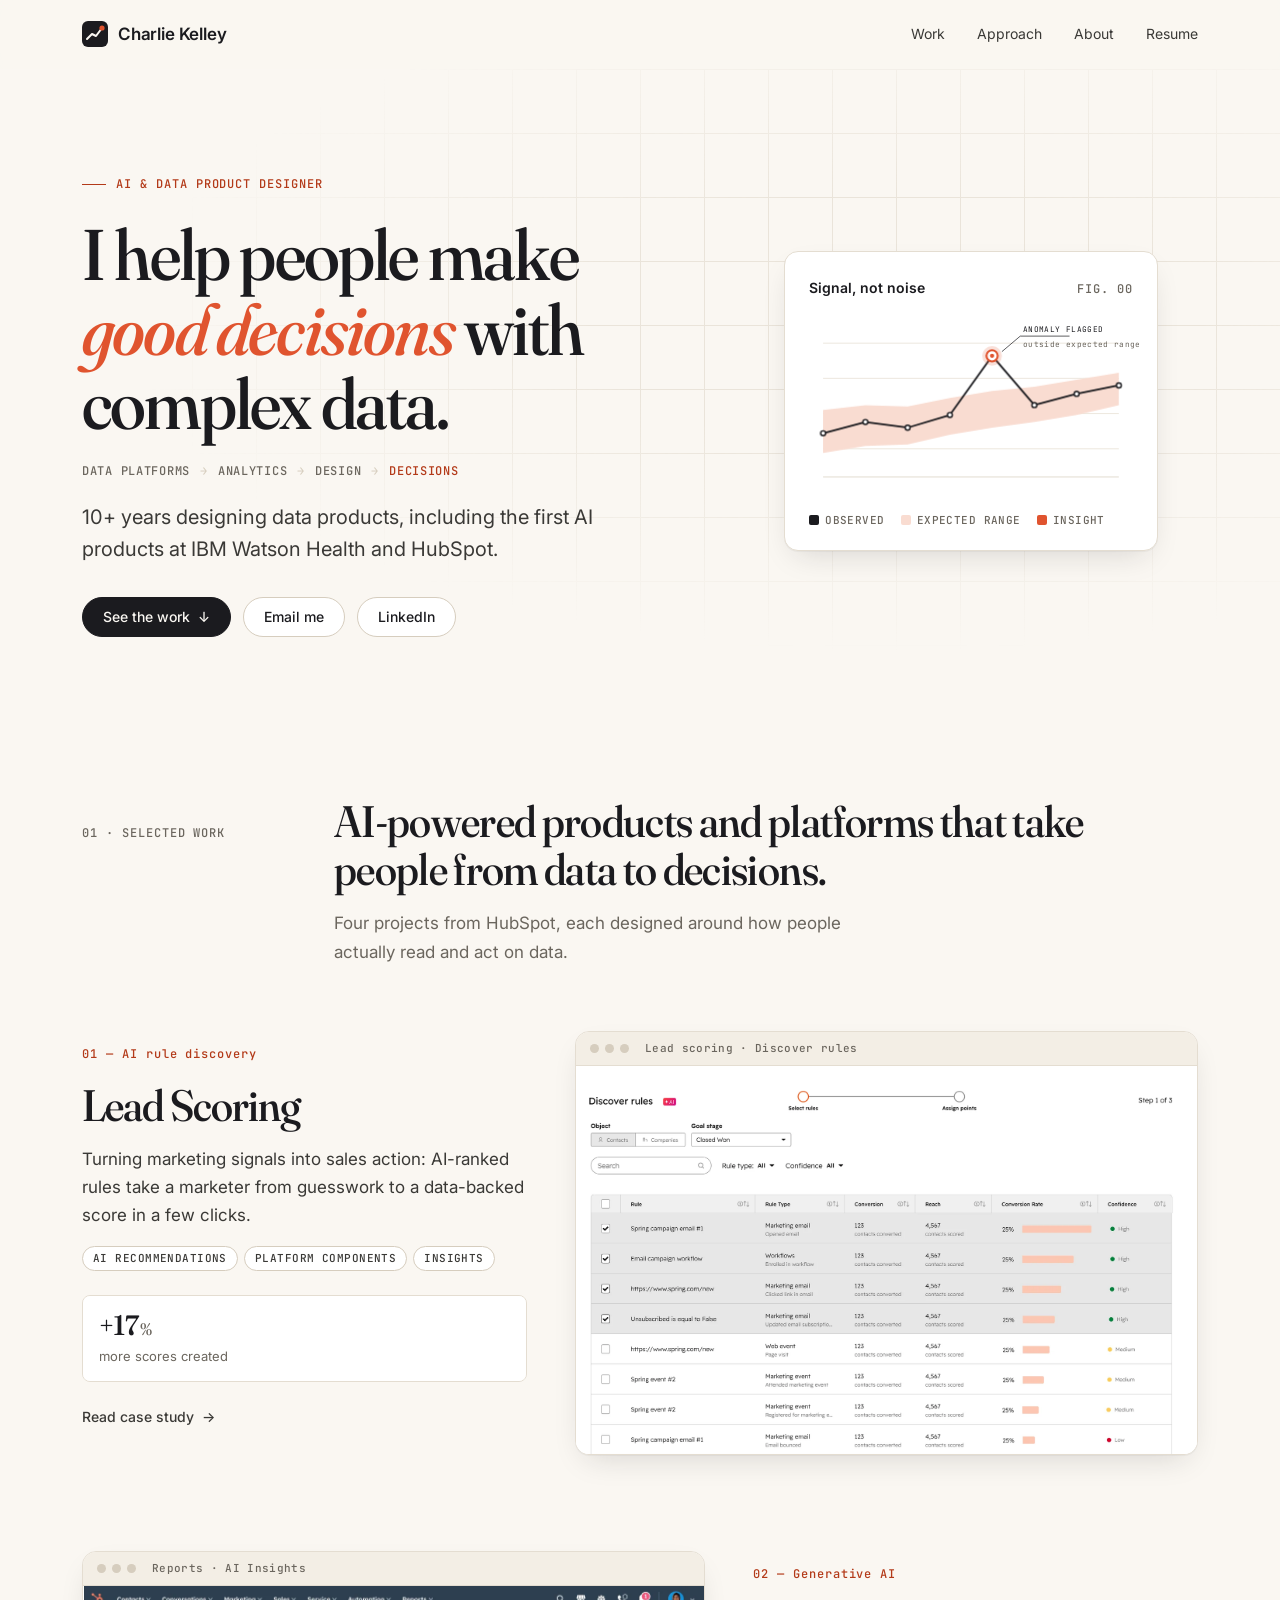
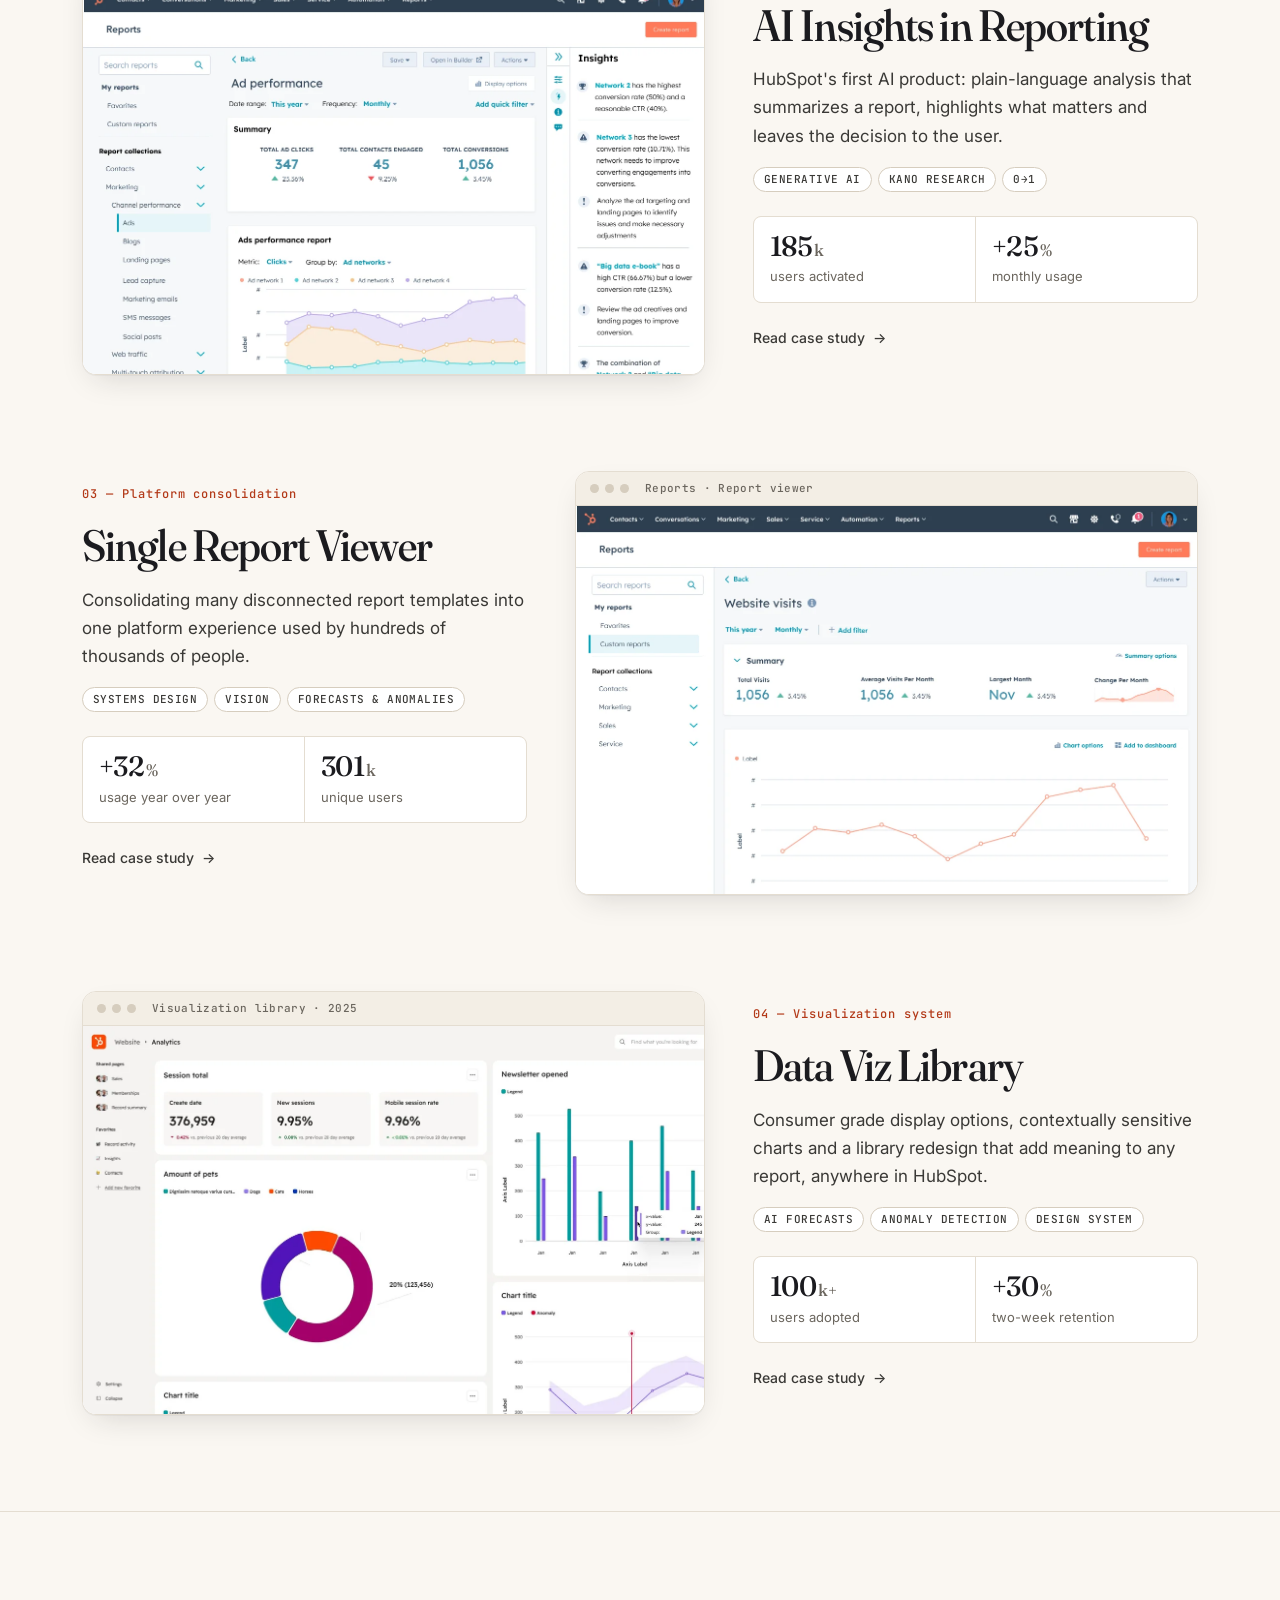
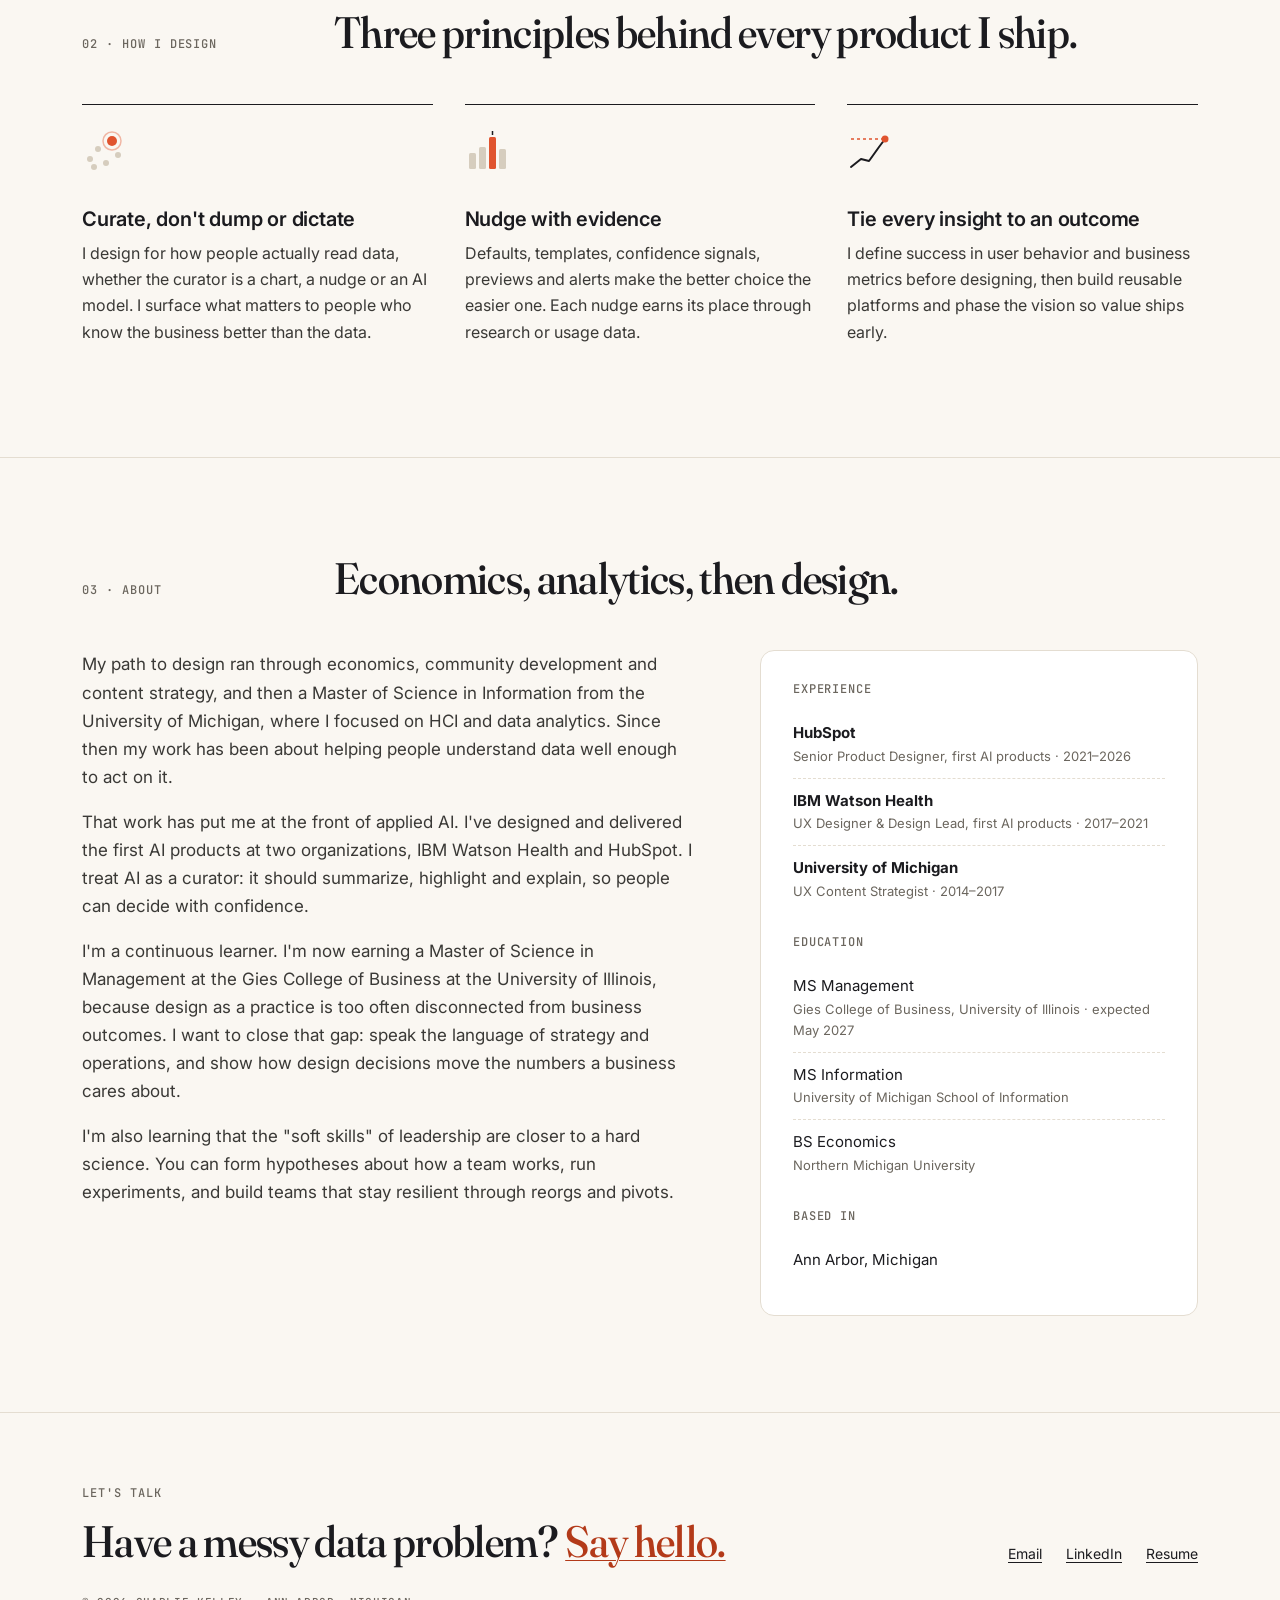
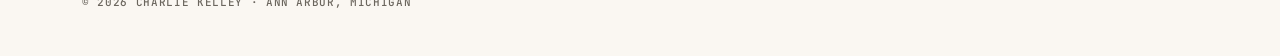
<file: index.html>
<!doctype html>
<html lang="en" class="no-js">
<head>
  <meta charset="utf-8">
  <meta name="viewport" content="width=device-width, initial-scale=1">
  <title>Charlie Kelley · AI &amp; Data Product Designer</title>
  <meta name="description" content="Charlie Kelley designs AI and data products that help people make good decisions with complex data. Ex-HubSpot, ex-IBM Watson Health.">
  <link rel="preconnect" href="https://fonts.googleapis.com">
  <link rel="preconnect" href="https://fonts.gstatic.com" crossorigin>
  <link href="https://fonts.googleapis.com/css2?family=Fraunces:ital,opsz,wght,SOFT@0,9..144,400..600,30;1,9..144,400,30&family=Inter:wght@400;500;600&family=JetBrains+Mono:wght@500&display=swap" rel="stylesheet">
  <link rel="stylesheet" href="assets/v2.css">
</head>
<body>

<nav class="nav" aria-label="Main">
  <div class="wrap">
    <a class="brand" href="index.html">
      <svg class="brand-mark" viewBox="0 0 26 26" aria-hidden="true"><rect width="26" height="26" rx="6" fill="#1B1B1F"/><path d="M5 18 L10 13 L14 15 L20 7" fill="none" stroke="#FAF7F2" stroke-width="2" stroke-linecap="round" stroke-linejoin="round"/><circle cx="20" cy="7" r="2.6" fill="#E0542F"/></svg>
      Charlie Kelley
    </a>
    <ul>
      <li><a href="#work">Work</a></li>
      <li><a href="#approach">Approach</a></li>
      <li><a href="#about">About</a></li>
      <li class="hide-sm"><a href="Charlie-Kelley-Resume.pdf">Resume</a></li>
    </ul>
  </div>
</nav>

<main>
  <!-- Hero -->
  <header class="hero">
    <div class="grid-bg" aria-hidden="true"></div>
    <div class="wrap">
      <div>
        <span class="eyebrow">AI &amp; data product designer</span>
        <h1>I help people make <em class="accent-text">good decisions</em> with complex data.</h1>
        <ul class="flow" aria-label="Data platforms, then analytics, then design, then decisions">
          <li>Data platforms</li><li>Analytics</li><li>Design</li><li>Decisions</li>
        </ul>
        <p class="lead" style="margin-top:24px">10+ years designing data products, including the first AI products at IBM Watson Health and HubSpot.</p>
        <div class="actions">
          <a class="btn primary" href="#work">See the work <span class="arr">↓</span></a>
          <a class="btn" href="mailto:chkelley86@gmail.com">Email me</a>
          <a class="btn" href="https://www.linkedin.com/in/charlie-kelley-4b856020">LinkedIn</a>
        </div>
      </div>

      <figure class="hero-chart" aria-label="Illustrative chart: a data series with an expected range and one anomaly called out">
        <div class="chart-head">
          <span class="chart-title">Signal, not noise</span>
          <span class="label">Fig. 00</span>
        </div>
        <svg viewBox="0 0 460 250" role="img" aria-hidden="true">
          <g stroke="#E4DDD1" stroke-width="1">
            <line x1="20" y1="40" x2="440" y2="40"/><line x1="20" y1="90" x2="440" y2="90"/>
            <line x1="20" y1="140" x2="440" y2="140"/><line x1="20" y1="190" x2="440" y2="190"/>
            <line x1="20" y1="230" x2="440" y2="230" stroke="#D6CDBE"/>
          </g>
          <path class="band" d="M20 135 L80 128 L140 130 L200 118 L260 108 L320 102 L380 92 L440 82 L440 128 L380 142 L320 152 L260 160 L200 170 L140 184 L80 186 L20 196 Z" fill="#F9DCD1" opacity=".9"/>
          <path class="draw" d="M20 168 L80 152 L140 160 L200 142 L260 58 L320 128 L380 112 L440 100" fill="none" stroke="#1B1B1F" stroke-width="2.5" stroke-linejoin="round" stroke-linecap="round"/>
          <g fill="#FFFFFF" stroke="#1B1B1F" stroke-width="2">
            <circle cx="20" cy="168" r="3.5"/><circle cx="80" cy="152" r="3.5"/><circle cx="140" cy="160" r="3.5"/><circle cx="200" cy="142" r="3.5"/>
            <circle cx="320" cy="128" r="3.5"/><circle cx="380" cy="112" r="3.5"/><circle cx="440" cy="100" r="3.5"/>
          </g>
          <g class="pop">
            <circle cx="260" cy="58" r="14" fill="#E0542F" opacity=".18"/>
            <circle cx="260" cy="58" r="8" fill="#FFFFFF" stroke="#E0542F" stroke-width="3"/>
            <circle cx="260" cy="58" r="3" fill="#E0542F"/>
          </g>
          <g class="fade-late" font-family="JetBrains Mono, monospace" font-size="11" letter-spacing=".5">
            <path d="M274 52 L300 30 L370 30" fill="none" stroke="#1B1B1F" stroke-width="1"/>
            <text x="304" y="24" fill="#1B1B1F">ANOMALY FLAGGED</text>
            <text x="304" y="46" fill="#6B665E">outside expected range</text>
          </g>
        </svg>
        <div class="legend"><span><i style="background:#1B1B1F"></i>Observed</span><span><i style="background:#F9DCD1"></i>Expected range</span><span><i style="background:#E0542F"></i>Insight</span></div>
      </figure>
    </div>
  </header>

  <!-- Work -->
  <section class="section" id="work">
    <div class="wrap">
      <div class="section-head">
        <span class="label">01 · Selected work</span>
        <div>
          <h2>AI-powered products and platforms that take people from data to decisions.</h2>
          <p>Four projects from HubSpot, each designed around how people actually read and act on data.</p>
        </div>
      </div>

      <div class="work-list">
        <a class="work reveal" href="lead-scoring.html">
          <div class="work-text">
            <span class="idx">01 — AI rule discovery</span>
            <h3>Lead Scoring</h3>
            <p>Turning marketing signals into sales action: AI-ranked rules take a marketer from guesswork to a data-backed score in a few clicks.</p>
            <ul class="tags"><li>AI recommendations</li><li>Platform components</li><li>Insights</li></ul>
            <div class="wells"><div class="well"><b>+17<span class="unit">%</span></b><span>more scores created</span></div></div>
            <p style="margin-top:20px"><span class="more">Read case study <span class="arr">→</span></span></p>
          </div>
          <div class="frame"><div class="frame-bar"><i></i><i></i><i></i><span>Lead scoring · Discover rules</span></div><div class="frame-img"><img src="assets/img/ls-discover.webp" alt="Discover AI rules table ranking rules by conversion rate and confidence"></div></div>
        </a>

        <a class="work reveal" href="ai-insights.html">
          <div class="work-text">
            <span class="idx">02 — Generative AI</span>
            <h3>AI Insights in Reporting</h3>
            <p>HubSpot's first AI product: plain-language analysis that summarizes a report, highlights what matters and leaves the decision to the user.</p>
            <ul class="tags"><li>Generative AI</li><li>Kano research</li><li>0→1</li></ul>
            <div class="wells"><div class="well"><b>185<span class="unit">k</span></b><span>users activated</span></div><div class="well"><b>+25<span class="unit">%</span></b><span>monthly usage</span></div></div>
            <p style="margin-top:20px"><span class="more">Read case study <span class="arr">→</span></span></p>
          </div>
          <div class="frame"><div class="frame-bar"><i></i><i></i><i></i><span>Reports · AI Insights</span></div><div class="frame-img"><img src="assets/img/ai-insights.webp" alt="HubSpot report with an AI Insights panel"></div></div>
        </a>

        <a class="work reveal" href="report-viewer.html">
          <div class="work-text">
            <span class="idx">03 — Platform consolidation</span>
            <h3>Single Report Viewer</h3>
            <p>Consolidating many disconnected report templates into one platform experience used by hundreds of thousands of people.</p>
            <ul class="tags"><li>Systems design</li><li>Vision</li><li>Forecasts &amp; anomalies</li></ul>
            <div class="wells"><div class="well"><b>+32<span class="unit">%</span></b><span>usage year over year</span></div><div class="well"><b>301<span class="unit">k</span></b><span>unique users</span></div></div>
            <p style="margin-top:20px"><span class="more">Read case study <span class="arr">→</span></span></p>
          </div>
          <div class="frame"><div class="frame-bar"><i></i><i></i><i></i><span>Reports · Report viewer</span></div><div class="frame-img"><img src="assets/img/srv-final.webp" alt="Redesigned single report viewer with summary and chart"></div></div>
        </a>

        <a class="work reveal" href="data-viz.html">
          <div class="work-text">
            <span class="idx">04 — Visualization system</span>
            <h3>Data Viz Library</h3>
            <p>Consumer grade display options, contextually sensitive charts and a library redesign that add meaning to any report, anywhere in HubSpot.</p>
            <ul class="tags"><li>AI forecasts</li><li>Anomaly detection</li><li>Design system</li></ul>
            <div class="wells"><div class="well"><b>100<span class="unit">k+</span></b><span>users adopted</span></div><div class="well"><b>+30<span class="unit">%</span></b><span>two-week retention</span></div></div>
            <p style="margin-top:20px"><span class="more">Read case study <span class="arr">→</span></span></p>
          </div>
          <div class="frame"><div class="frame-bar"><i></i><i></i><i></i><span>Visualization library · 2025</span></div><div class="frame-img"><img src="assets/img/dv-redesign-dashboard.webp" alt="Redesigned analytics dashboard in the new visualization style"></div></div>
        </a>
      </div>
    </div>
  </section>

  <!-- Approach -->
  <section class="section" id="approach">
    <div class="wrap">
      <div class="section-head">
        <span class="label">02 · How I design</span>
        <h2>Three principles behind every product I ship.</h2>
      </div>
      <div class="principles">
        <div class="principle reveal">
          <svg viewBox="0 0 44 44" aria-hidden="true"><g fill="#D6CDBE"><circle cx="8" cy="30" r="3"/><circle cx="16" cy="20" r="3"/><circle cx="24" cy="34" r="3"/><circle cx="36" cy="26" r="3"/><circle cx="12" cy="38" r="3"/></g><circle cx="30" cy="12" r="5" fill="#E0542F"/><circle cx="30" cy="12" r="9" fill="none" stroke="#E0542F" stroke-width="1.5" opacity=".4"/></svg>
          <h3>Curate, don't dump or dictate</h3>
          <p>I design for how people actually read data, whether the curator is a chart, a nudge or an AI model. I surface what matters to people who know the business better than the data.</p>
        </div>
        <div class="principle reveal">
          <svg viewBox="0 0 44 44" aria-hidden="true"><g fill="#D6CDBE"><rect x="4" y="24" width="7" height="16" rx="1.5"/><rect x="14" y="18" width="7" height="22" rx="1.5"/><rect x="34" y="20" width="7" height="20" rx="1.5"/></g><rect x="24" y="8" width="7" height="32" rx="1.5" fill="#E0542F"/><path d="M27.5 2 v4" stroke="#1B1B1F" stroke-width="1.5"/></svg>
          <h3>Nudge with evidence</h3>
          <p>Defaults, templates, confidence signals, previews and alerts make the better choice the easier one. Each nudge earns its place through research or usage data.</p>
        </div>
        <div class="principle reveal">
          <svg viewBox="0 0 44 44" aria-hidden="true"><path d="M4 38 L14 30 L22 32 L32 18 L38 10" fill="none" stroke="#1B1B1F" stroke-width="2" stroke-linecap="round" stroke-linejoin="round"/><path d="M4 10 H40" stroke="#E0542F" stroke-width="1.5" stroke-dasharray="3 3"/><circle cx="38" cy="10" r="3.5" fill="#E0542F"/></svg>
          <h3>Tie every insight to an outcome</h3>
          <p>I define success in user behavior and business metrics before designing, then build reusable platforms and phase the vision so value ships early.</p>
        </div>
      </div>
    </div>
  </section>

  <!-- About -->
  <section class="section" id="about">
    <div class="wrap">
      <div class="section-head">
        <span class="label">03 · About</span>
        <h2>Economics, analytics, then design.</h2>
      </div>
      <div class="about">
        <div class="measure">
          <p>My path to design ran through economics, community development and content strategy, and then a Master of Science in Information from the University of Michigan, where I focused on HCI and data analytics. Since then my work has been about helping people understand data well enough to act on it.</p>
          <p>That work has put me at the front of applied AI. I've designed and delivered the first AI products at two organizations, IBM Watson Health and HubSpot. I treat AI as a curator: it should summarize, highlight and explain, so people can decide with confidence.</p>
          <p>I'm a continuous learner. I'm now earning a Master of Science in Management at the Gies College of Business at the University of Illinois, because design as a practice is too often disconnected from business outcomes. I want to close that gap: speak the language of strategy and operations, and show how design decisions move the numbers a business cares about.</p>
          <p>I'm also learning that the "soft skills" of leadership are closer to a hard science. You can form hypotheses about how a team works, run experiments, and build teams that stay resilient through reorgs and pivots.</p>
        </div>
        <aside class="facts">
          <h4>Experience</h4>
          <ul>
            <li><strong>HubSpot</strong><small>Senior Product Designer, first AI products · 2021–2026</small></li>
            <li><strong>IBM Watson Health</strong><small>UX Designer &amp; Design Lead, first AI products · 2017–2021</small></li>
            <li><strong>University of Michigan</strong><small>UX Content Strategist · 2014–2017</small></li>
          </ul>
          <h4>Education</h4>
          <ul>
            <li>MS Management<small>Gies College of Business, University of Illinois · expected May 2027</small></li>
            <li>MS Information<small>University of Michigan School of Information</small></li>
            <li>BS Economics<small>Northern Michigan University</small></li>
          </ul>
          <h4>Based in</h4>
          <ul><li>Ann Arbor, Michigan</li></ul>
        </aside>
      </div>
    </div>
  </section>
</main>

<footer>
  <div class="wrap">
    <div>
      <span class="label">Let's talk</span>
      <h2 style="margin-top:12px">Have a messy data problem? <a href="mailto:chkelley86@gmail.com" style="color:var(--accent-ink)">Say hello.</a></h2>
    </div>
    <div class="links">
      <a href="mailto:chkelley86@gmail.com">Email</a>
      <a href="https://www.linkedin.com/in/charlie-kelley-4b856020">LinkedIn</a>
      <a href="Charlie-Kelley-Resume.pdf">Resume</a>
    </div>
    <small>© 2026 Charlie Kelley · Ann Arbor, Michigan</small>
  </div>
</footer>

<script src="assets/v2.js"></script>
</body>
</html>
</file>
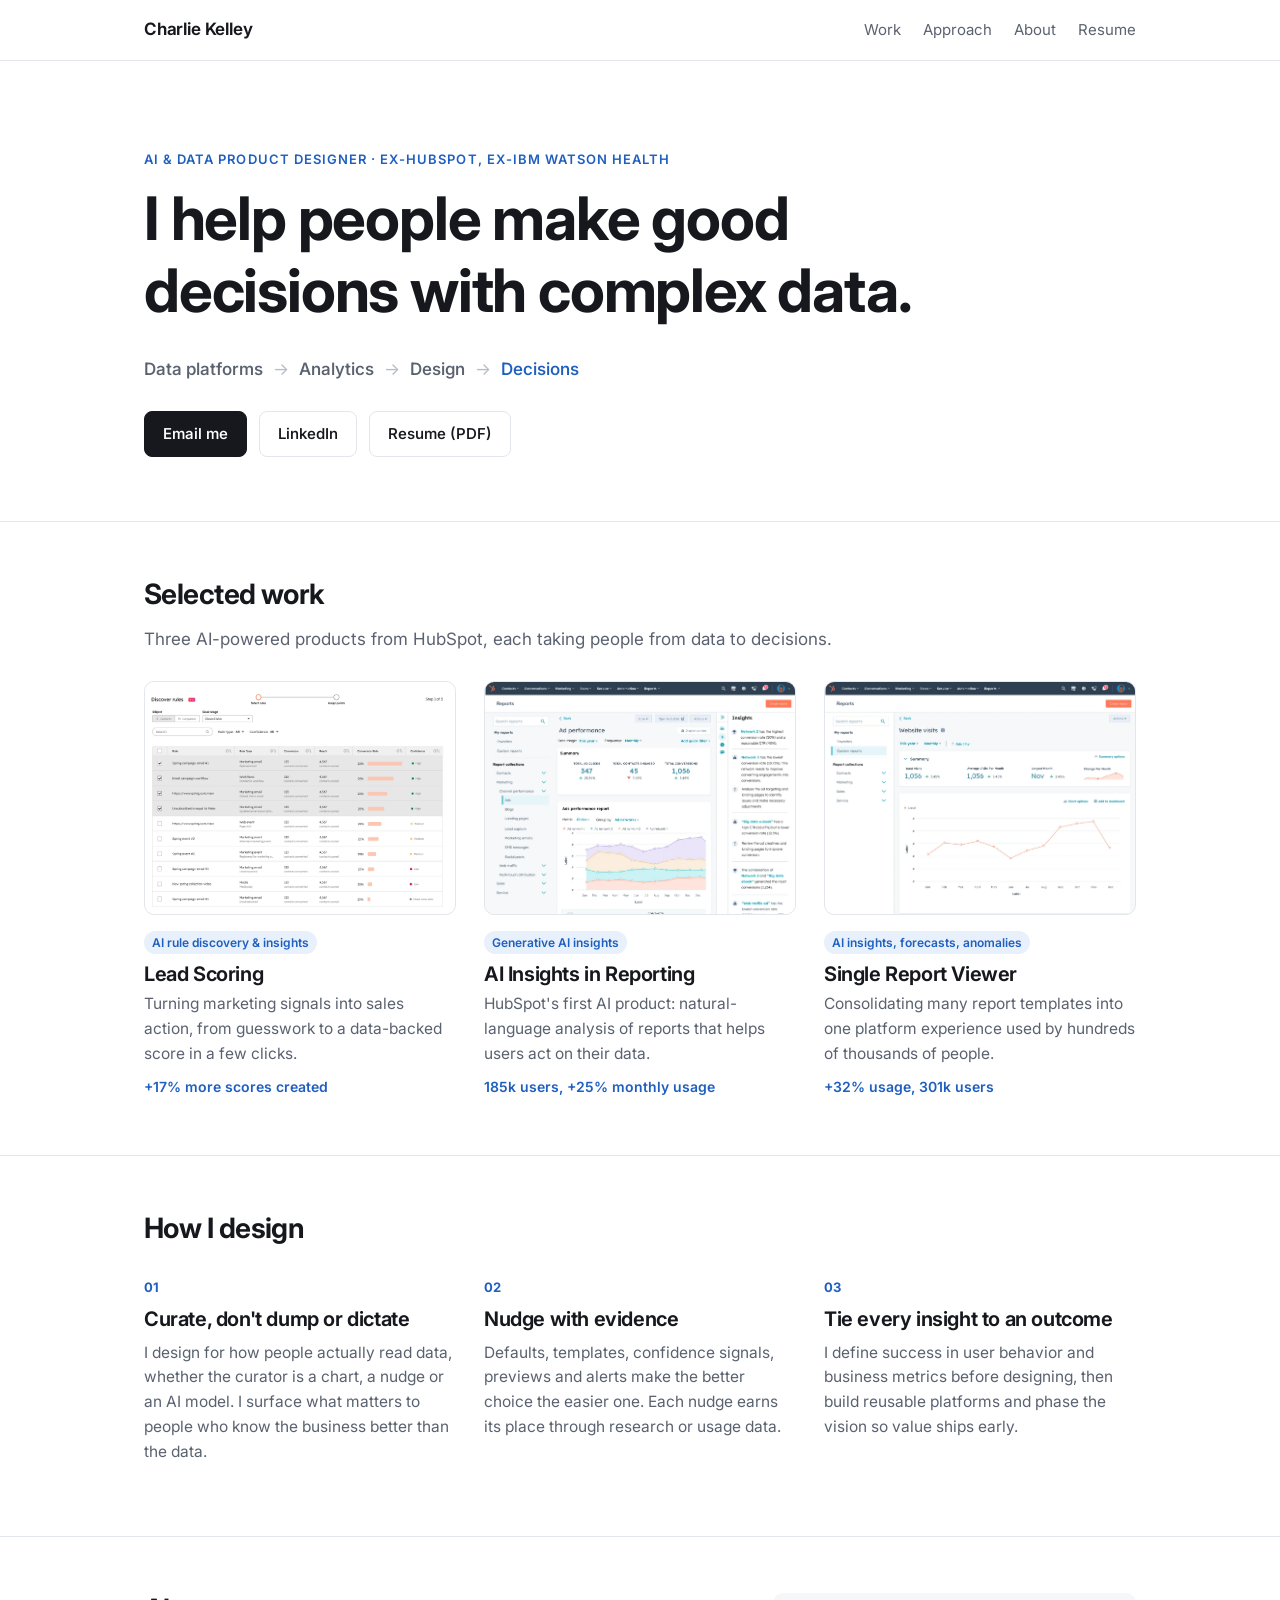
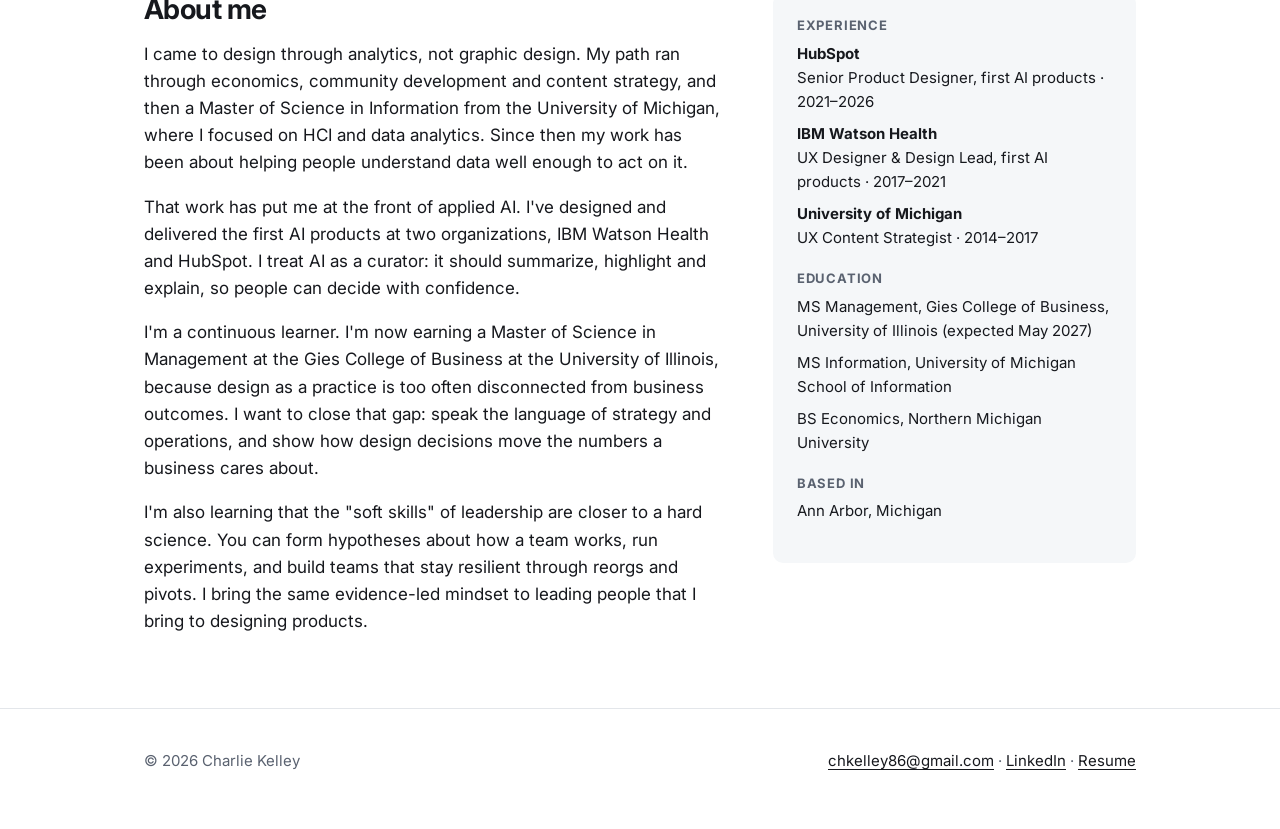
<file: portfolio/index.html>
<!doctype html>
<html lang="en">
<head>
  <meta charset="utf-8">
  <meta name="viewport" content="width=device-width, initial-scale=1">
  <title>Charlie Kelley · Product Designer</title>
  <meta name="description" content="Charlie Kelley designs data platforms that curate complex information into clear insights and nudge people toward confident business decisions.">
  <link rel="preconnect" href="https://fonts.googleapis.com">
  <link rel="preconnect" href="https://fonts.gstatic.com" crossorigin>
  <link href="https://fonts.googleapis.com/css2?family=Inter:wght@400;500;600;700&display=swap" rel="stylesheet">
  <link rel="stylesheet" href="assets/style.css">
</head>
<body>

<nav class="nav">
  <div class="wrap">
    <a class="name" href="index.html">Charlie Kelley</a>
    <ul>
      <li><a href="#work">Work</a></li>
      <li><a href="#approach">Approach</a></li>
      <li><a href="#about">About</a></li>
      <li class="hide-sm"><a href="Charlie-Kelley-Resume.pdf">Resume</a></li>
    </ul>
  </div>
</nav>

<main>

  <!-- Hero -->
  <section class="hero">
    <div class="wrap">
      <p class="eyebrow">AI &amp; data product designer · ex-HubSpot, ex-IBM Watson Health</p>
      <h1>I help people make good decisions with complex data.</h1>
      <p class="flow" aria-label="Data platforms, then analytics, then design, then decisions">
        <span>Data platforms</span><span class="arrow" aria-hidden="true">&rarr;</span><span>Analytics</span><span class="arrow" aria-hidden="true">&rarr;</span><span>Design</span><span class="arrow" aria-hidden="true">&rarr;</span><span class="end">Decisions</span>
      </p>
      <div class="actions">
        <a class="btn primary" href="mailto:chkelley86@gmail.com">Email me</a>
        <a class="btn" href="https://www.linkedin.com/in/charlie-kelley-4b856020">LinkedIn</a>
        <a class="btn" href="Charlie-Kelley-Resume.pdf">Resume (PDF)</a>
      </div>
    </div>
  </section>

  <!-- Work -->
  <section id="work">
    <div class="wrap">
      <h2>Selected work</h2>
      <p class="muted">Three AI-powered products from HubSpot, each taking people from data to decisions.</p>
      <div class="cards">
        <a class="card" href="lead-scoring.html">
          <div class="thumb"><img src="assets/img/ls-discover.webp" alt="Discover AI rules table ranking rules by conversion rate and confidence"></div>
          <span class="tag card-tag">AI rule discovery &amp; insights</span>
          <h3>Lead Scoring</h3>
          <p>Turning marketing signals into sales action, from guesswork to a data-backed score in a few clicks.</p>
          <span class="metric">+17% more scores created</span>
        </a>
        <a class="card" href="ai-insights.html">
          <div class="thumb"><img src="assets/img/ai-insights.webp" alt="HubSpot report with an AI Insights panel"></div>
          <span class="tag card-tag">Generative AI insights</span>
          <h3>AI Insights in Reporting</h3>
          <p>HubSpot's first AI product: natural-language analysis of reports that helps users act on their data.</p>
          <span class="metric">185k users, +25% monthly usage</span>
        </a>
        <a class="card" href="report-viewer.html">
          <div class="thumb"><img src="assets/img/srv-final.webp" alt="Redesigned single report viewer with summary and chart"></div>
          <span class="tag card-tag">AI insights, forecasts, anomalies</span>
          <h3>Single Report Viewer</h3>
          <p>Consolidating many report templates into one platform experience used by hundreds of thousands of people.</p>
          <span class="metric">+32% usage, 301k users</span>
        </a>
      </div>
    </div>
  </section>

  <!-- Approach -->
  <section id="approach">
    <div class="wrap">
      <div class="text">
        <h2>How I design</h2>
      </div>

      <div class="principles">
        <div class="principle">
          <span class="num">01</span>
          <h3>Curate, don't dump or dictate</h3>
          <p>I design for how people actually read data, whether the curator is a chart, a nudge or an AI model. I surface what matters to people who know the business better than the data.</p>
        </div>
        <div class="principle">
          <span class="num">02</span>
          <h3>Nudge with evidence</h3>
          <p>Defaults, templates, confidence signals, previews and alerts make the better choice the easier one. Each nudge earns its place through research or usage data.</p>
        </div>
        <div class="principle">
          <span class="num">03</span>
          <h3>Tie every insight to an outcome</h3>
          <p>I define success in user behavior and business metrics before designing, then build reusable platforms and phase the vision so value ships early.</p>
        </div>
      </div>
    </div>
  </section>

  <!-- About -->
  <section id="about">
    <div class="wrap about">
      <div>
        <h2>About me</h2>
        <p>I came to design through analytics, not graphic design. My path ran through economics, community development and content strategy, and then a Master of Science in Information from the University of Michigan, where I focused on HCI and data analytics. Since then my work has been about helping people understand data well enough to act on it.</p>
        <p>That work has put me at the front of applied AI. I've designed and delivered the first AI products at two organizations, IBM Watson Health and HubSpot. I treat AI as a curator: it should summarize, highlight and explain, so people can decide with confidence.</p>
        <p>I'm a continuous learner. I'm now earning a Master of Science in Management at the Gies College of Business at the University of Illinois, because design as a practice is too often disconnected from business outcomes. I want to close that gap: speak the language of strategy and operations, and show how design decisions move the numbers a business cares about.</p>
        <p>I'm also learning that the "soft skills" of leadership are closer to a hard science. You can form hypotheses about how a team works, run experiments, and build teams that stay resilient through reorgs and pivots. I bring the same evidence-led mindset to leading people that I bring to designing products.</p>
      </div>
      <aside class="facts">
        <h4>Experience</h4>
        <ul>
          <li><strong>HubSpot</strong><br>Senior Product Designer, first AI products · 2021–2026</li>
          <li><strong>IBM Watson Health</strong><br>UX Designer &amp; Design Lead, first AI products · 2017–2021</li>
          <li><strong>University of Michigan</strong><br>UX Content Strategist · 2014–2017</li>
        </ul>
        <h4>Education</h4>
        <ul>
          <li>MS Management, Gies College of Business, University of Illinois (expected May 2027)</li>
          <li>MS Information, University of Michigan School of Information</li>
          <li>BS Economics, Northern Michigan University</li>
        </ul>
        <h4>Based in</h4>
        <ul><li>Ann Arbor, Michigan</li></ul>
      </aside>
    </div>
  </section>

</main>

<footer>
  <div class="wrap">
    <span>&copy; 2026 Charlie Kelley</span>
    <span><a href="mailto:chkelley86@gmail.com">chkelley86@gmail.com</a> · <a href="https://www.linkedin.com/in/charlie-kelley-4b856020">LinkedIn</a> · <a href="Charlie-Kelley-Resume.pdf">Resume</a></span>
  </div>
</footer>

</body>
</html>
</file>
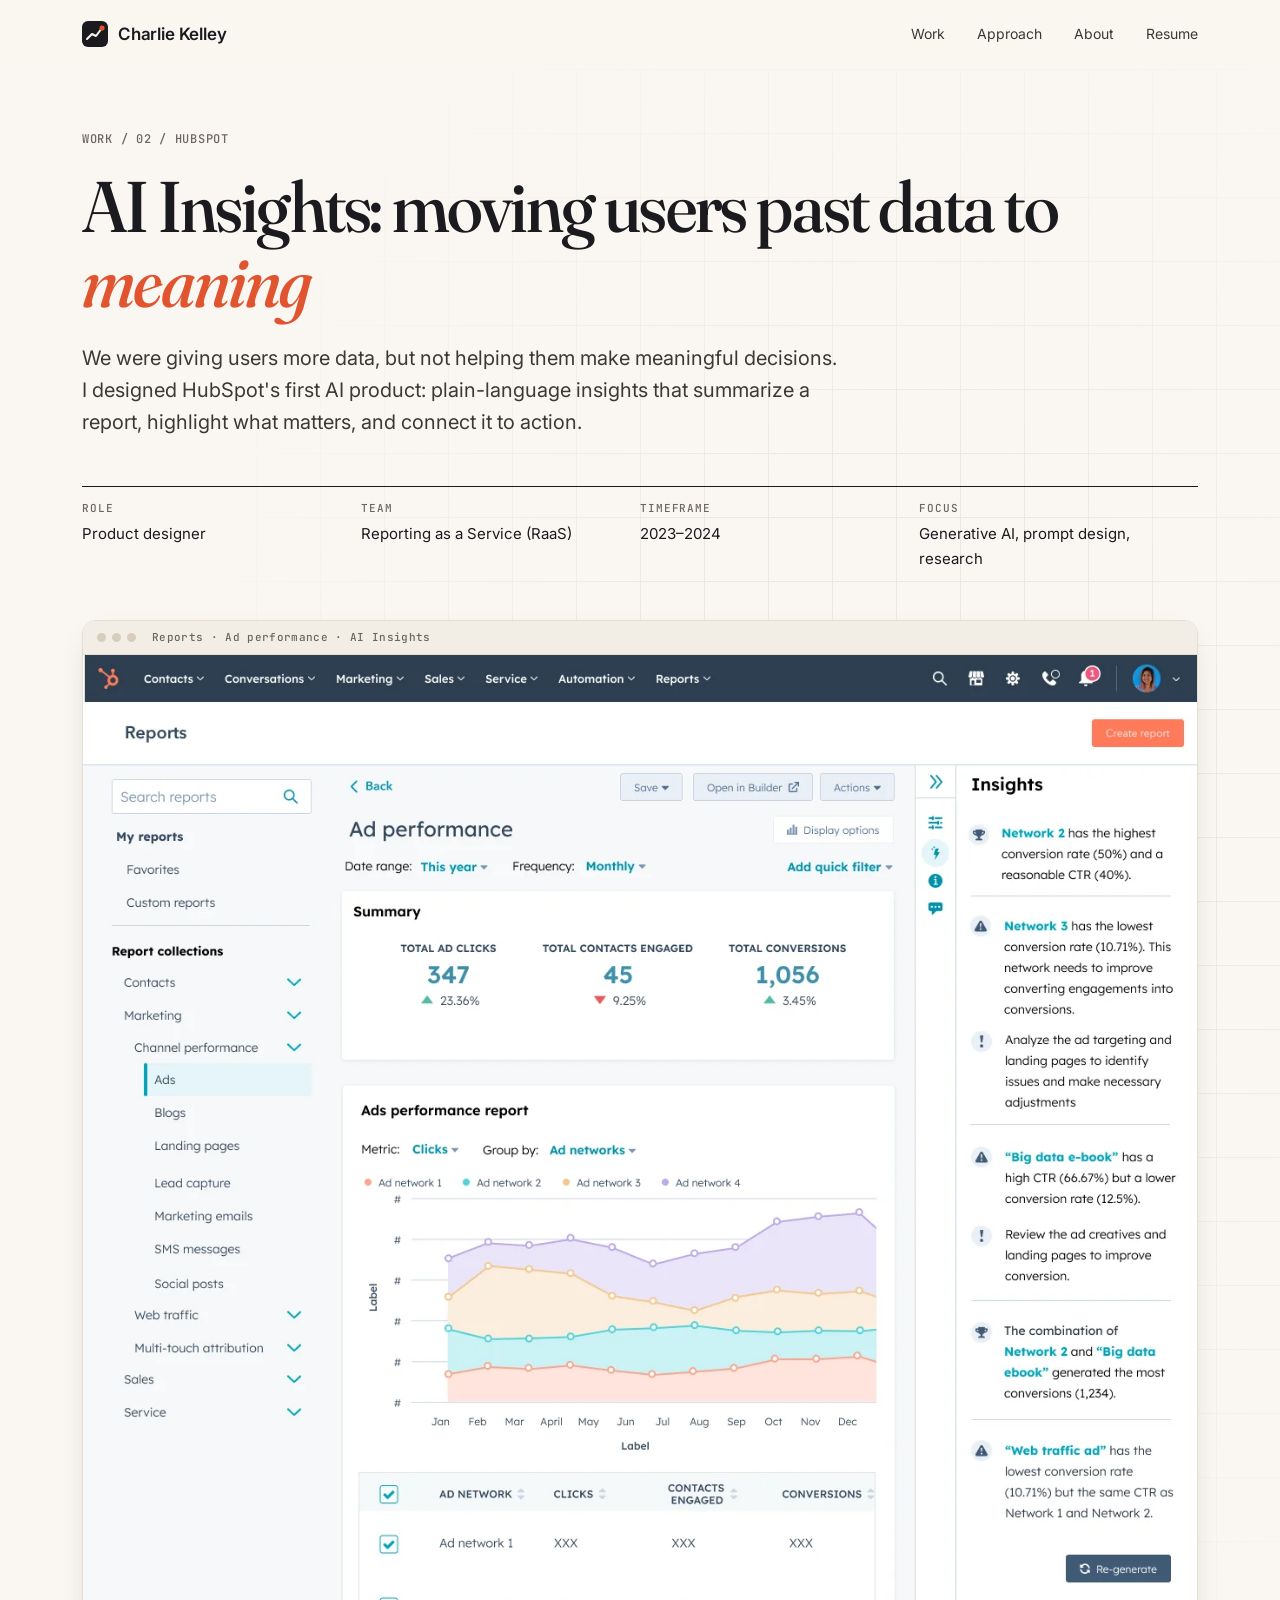
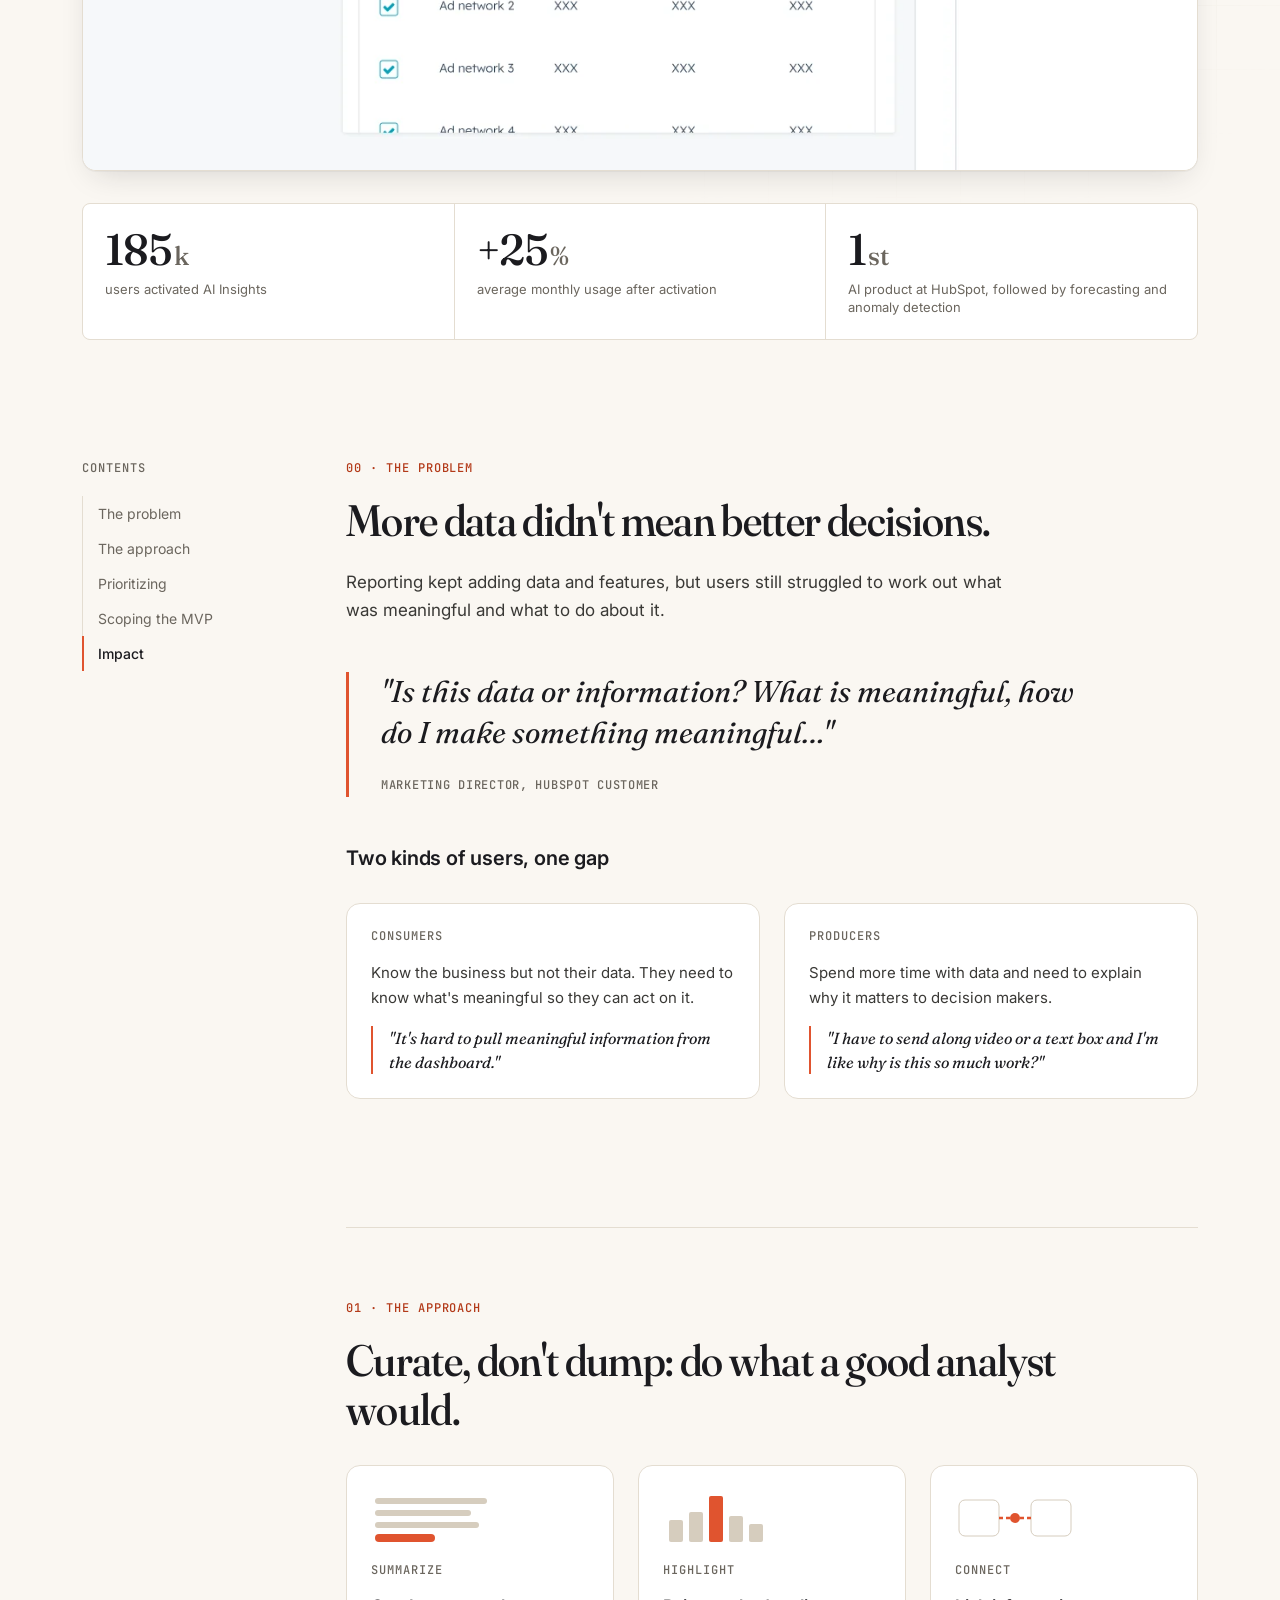
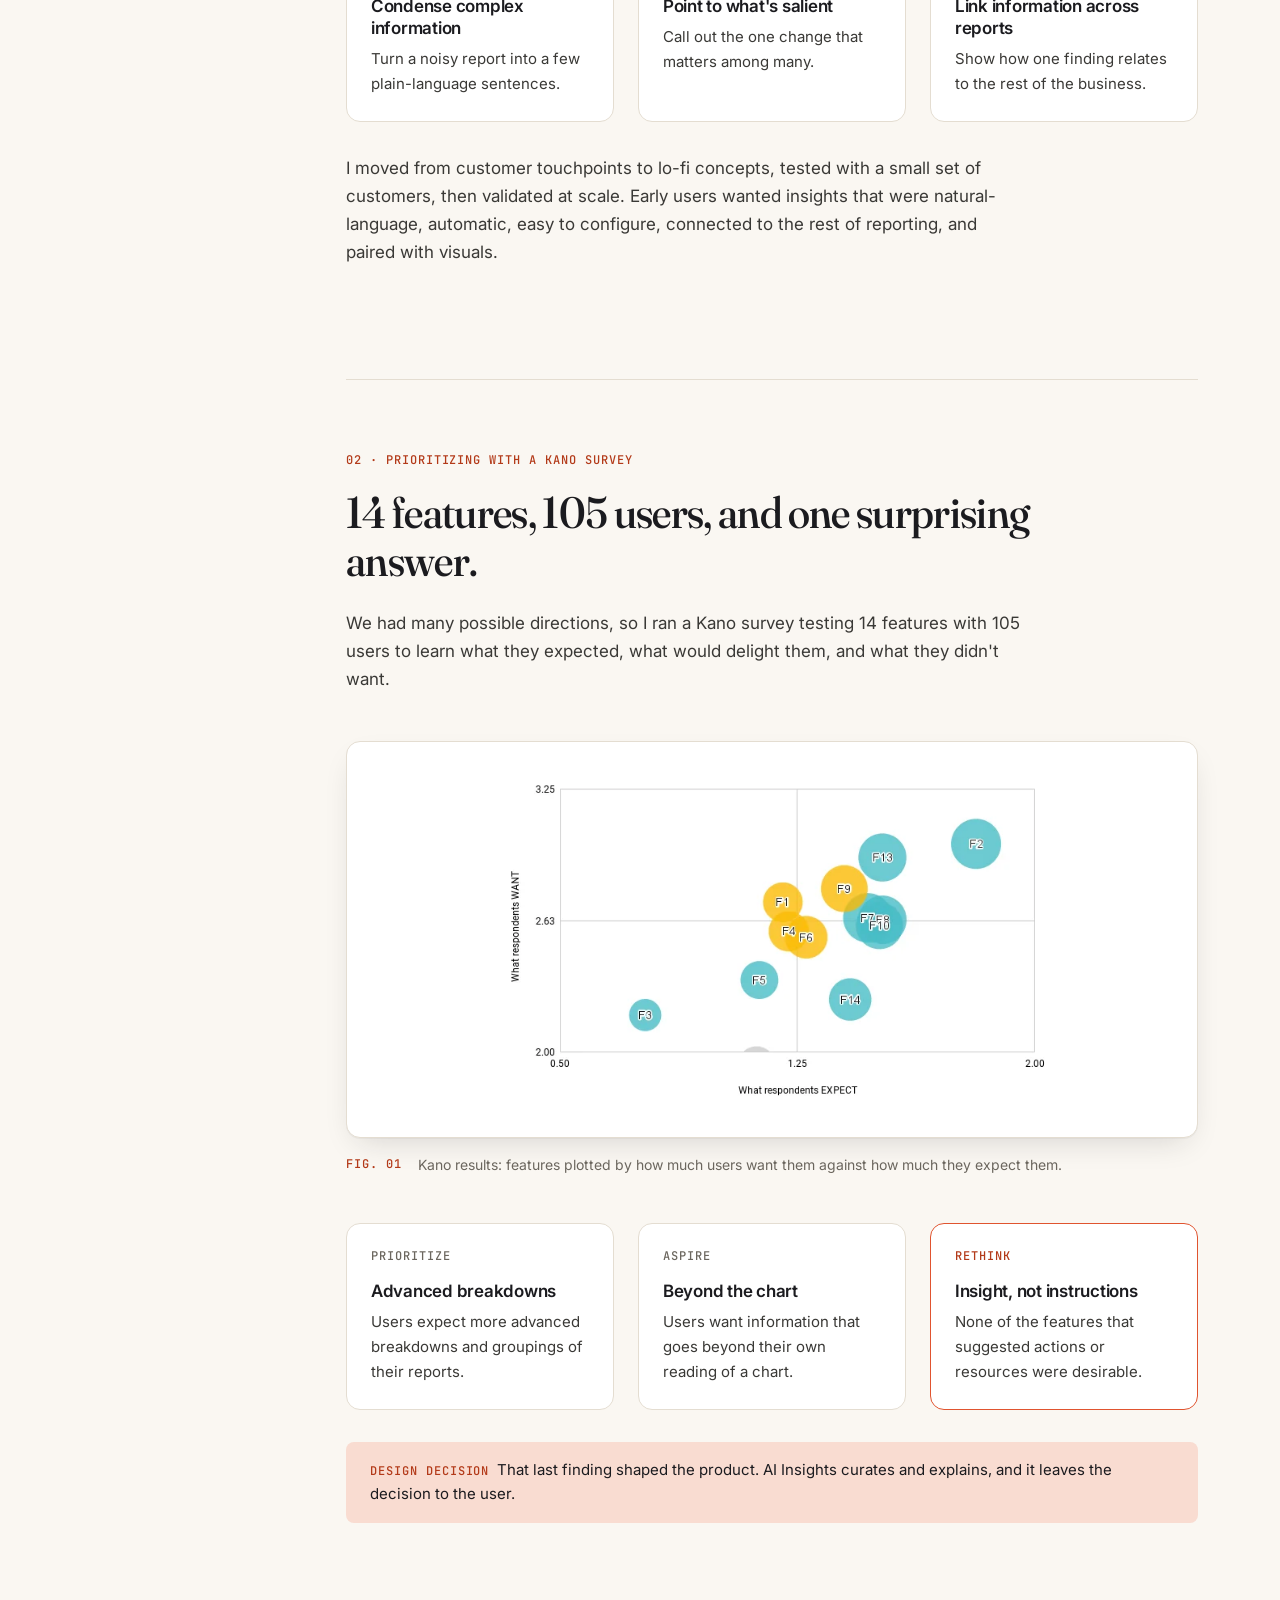
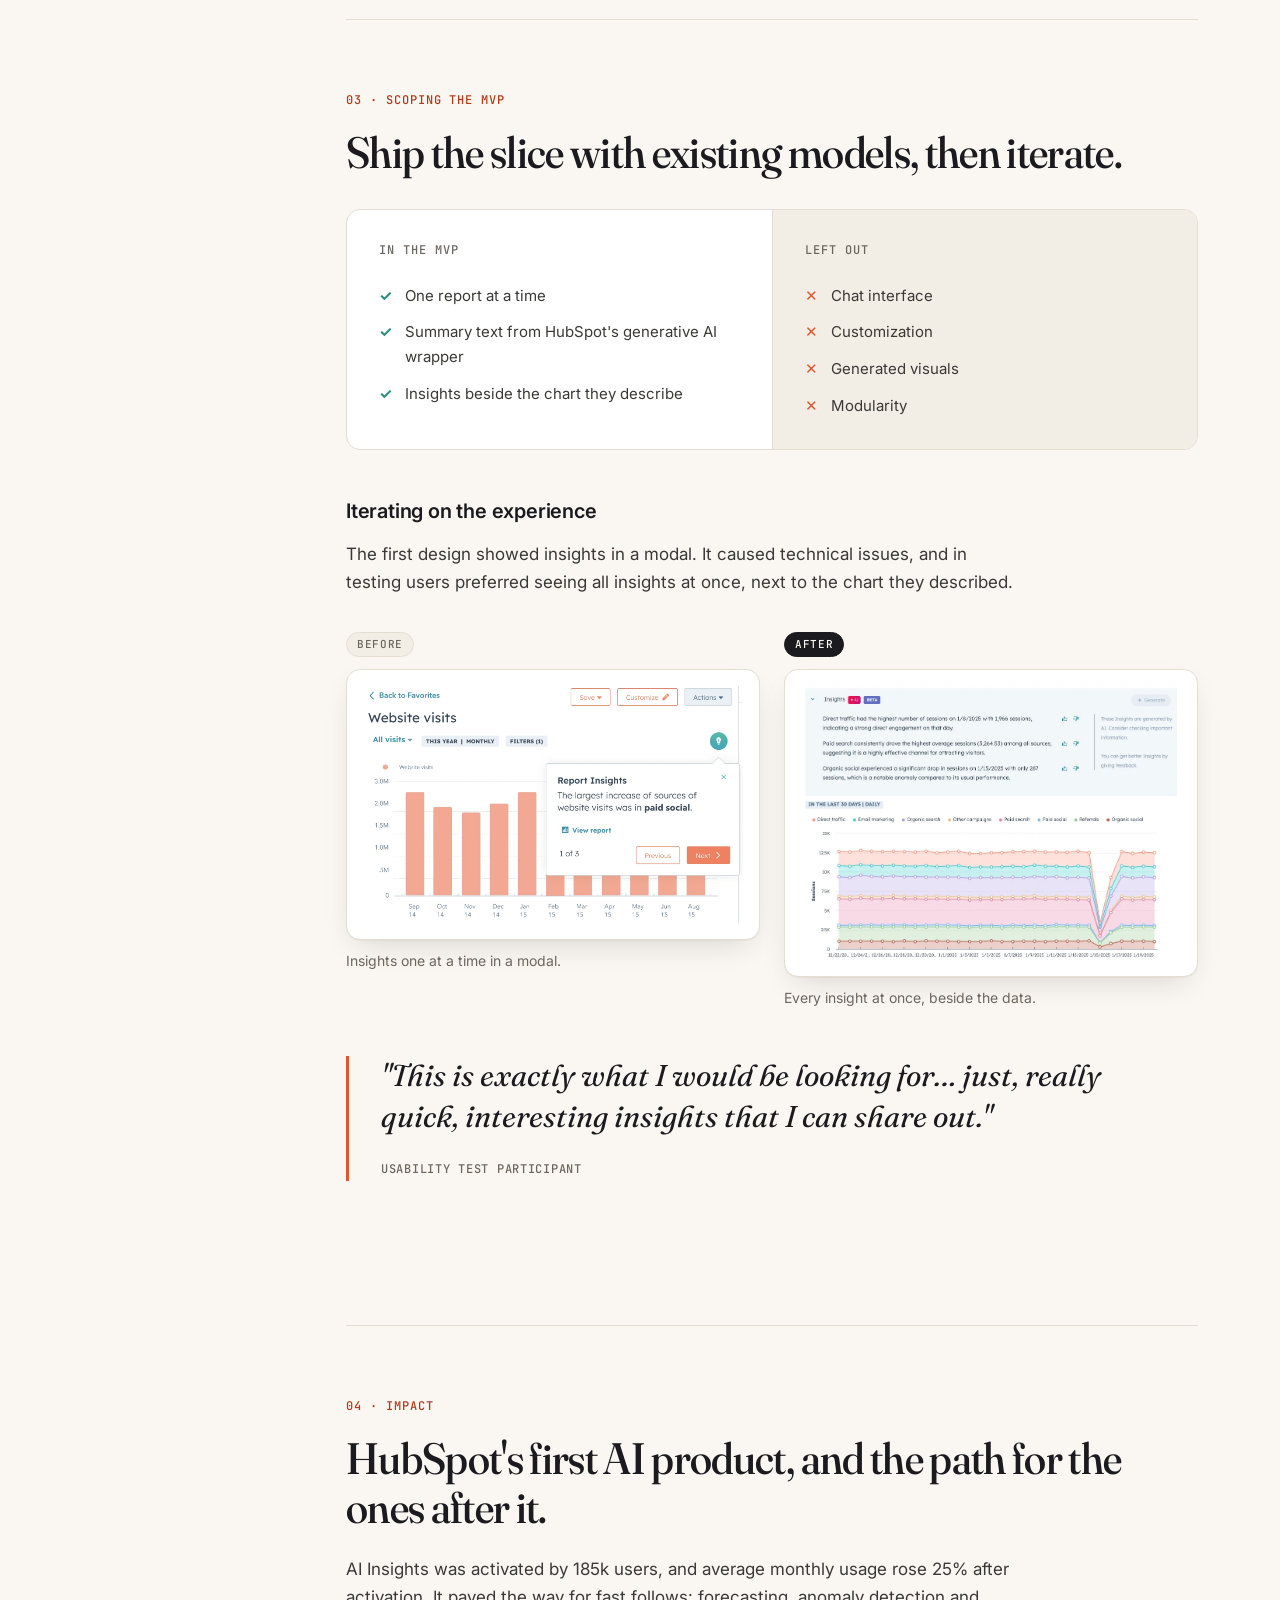
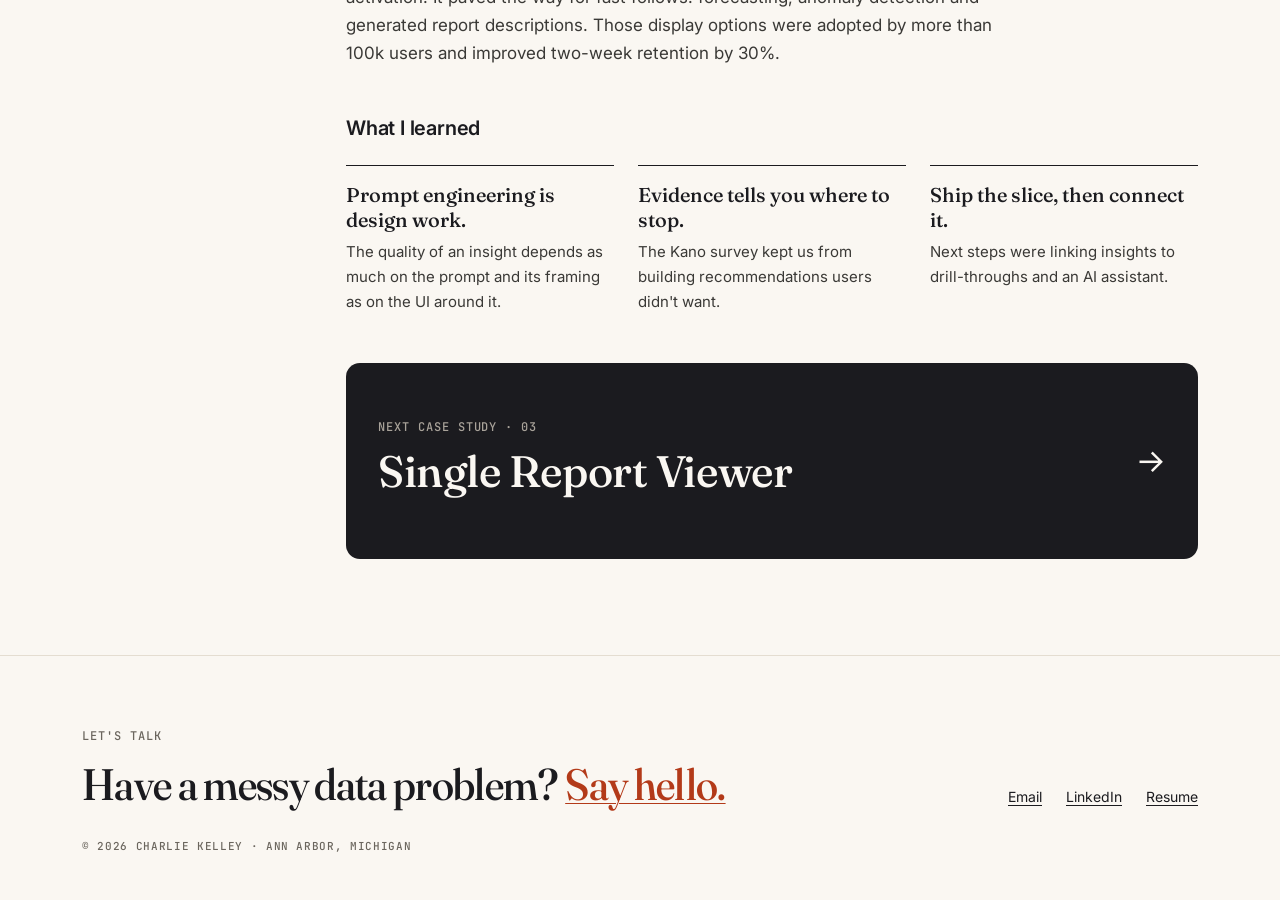
<file: ai-insights.html>
<!doctype html>
<html lang="en" class="no-js">
<head>
  <meta charset="utf-8">
  <meta name="viewport" content="width=device-width, initial-scale=1">
  <title>AI Insights in Reporting · Charlie Kelley</title>
  <meta name="description" content="Case study: designing HubSpot's first AI product, AI Insights in Reporting.">
  <link rel="preconnect" href="https://fonts.googleapis.com">
  <link rel="preconnect" href="https://fonts.gstatic.com" crossorigin>
  <link href="https://fonts.googleapis.com/css2?family=Fraunces:ital,opsz,wght,SOFT@0,9..144,400..600,30;1,9..144,400,30&family=Inter:wght@400;500;600&family=JetBrains+Mono:wght@500&display=swap" rel="stylesheet">
  <link rel="stylesheet" href="assets/v2.css">
</head>
<body>

<nav class="nav" aria-label="Main">
  <div class="wrap">
    <a class="brand" href="index.html">
      <svg class="brand-mark" viewBox="0 0 26 26" aria-hidden="true"><rect width="26" height="26" rx="6" fill="#1B1B1F"/><path d="M5 18 L10 13 L14 15 L20 7" fill="none" stroke="#FAF7F2" stroke-width="2" stroke-linecap="round" stroke-linejoin="round"/><circle cx="20" cy="7" r="2.6" fill="#E0542F"/></svg>
      Charlie Kelley
    </a>
    <ul>
      <li><a href="index.html#work">Work</a></li>
      <li><a href="index.html#approach">Approach</a></li>
      <li><a href="index.html#about">About</a></li>
      <li class="hide-sm"><a href="Charlie-Kelley-Resume.pdf">Resume</a></li>
    </ul>
  </div>
</nav>

<main>
  <header class="cs-hero">
    <div class="grid-bg" aria-hidden="true"></div>
    <div class="wrap">
      <p class="crumbs"><a href="index.html#work">Work</a> / 02 / HubSpot</p>
      <h1>AI Insights: moving users past data to <em class="accent-text">meaning</em></h1>
      <p class="lead">We were giving users more data, but not helping them make meaningful decisions. I designed HubSpot's first AI product: plain-language insights that summarize a report, highlight what matters, and connect it to action.</p>
      <dl class="meta">
        <div><dt>Role</dt><dd>Product designer</dd></div>
        <div><dt>Team</dt><dd>Reporting as a Service (RaaS)</dd></div>
        <div><dt>Timeframe</dt><dd>2023–2024</dd></div>
        <div><dt>Focus</dt><dd>Generative AI, prompt design, research</dd></div>
      </dl>
      <div class="cover reveal">
        <div class="frame"><div class="frame-bar"><i></i><i></i><i></i><span>Reports · Ad performance · AI Insights</span></div><img src="assets/img/ai-insights.webp" alt="Ad performance report with an Insights panel listing plain-language findings"></div>
      </div>
      <div class="wells lg reveal" style="margin-top:32px">
        <div class="well"><b>185<span class="unit">k</span></b><span>users activated AI Insights</span></div>
        <div class="well"><b>+25<span class="unit">%</span></b><span>average monthly usage after activation</span></div>
        <div class="well"><b>1<span class="unit">st</span></b><span>AI product at HubSpot, followed by forecasting and anomaly detection</span></div>
      </div>
    </div>
  </header>

  <div class="wrap cs-body">
    <aside class="toc" aria-label="Contents">
      <span class="label">Contents</span>
      <ol>
        <li><a href="#problem">The problem</a></li>
        <li><a href="#approach">The approach</a></li>
        <li><a href="#kano">Prioritizing</a></li>
        <li><a href="#mvp">Scoping the MVP</a></li>
        <li><a href="#impact">Impact</a></li>
      </ol>
    </aside>

    <article>
      <section class="chapter" id="problem">
        <span class="chapter-num">00 · The problem</span>
        <h2>More data didn't mean better decisions.</h2>
        <div class="prose">
          <p>Reporting kept adding data and features, but users still struggled to work out what was meaningful and what to do about it.</p>
        </div>
        <blockquote class="pull reveal">
          <p>"Is this data or information? What is meaningful, how do I make something meaningful…"</p>
          <cite>Marketing director, HubSpot customer</cite>
        </blockquote>
        <h3>Two kinds of users, one gap</h3>
        <div class="needs reveal">
          <div class="card">
            <span class="label">Consumers</span>
            <p style="margin-top:8px">Know the business but not their data. They need to know what's meaningful so they can act on it.</p>
            <blockquote>"It's hard to pull meaningful information from the dashboard."</blockquote>
          </div>
          <div class="card">
            <span class="label">Producers</span>
            <p style="margin-top:8px">Spend more time with data and need to explain why it matters to decision makers.</p>
            <blockquote>"I have to send along video or a text box and I'm like why is this so much work?"</blockquote>
          </div>
        </div>
      </section>

      <section class="chapter" id="approach">
        <span class="chapter-num">01 · The approach</span>
        <h2>Curate, don't dump: do what a good analyst would.</h2>
        <div class="cards three reveal">
          <div class="card">
            <div class="glyph"><svg viewBox="0 0 120 56" aria-hidden="true"><g fill="#D6CDBE"><rect x="4" y="8" width="112" height="6" rx="3"/><rect x="4" y="20" width="96" height="6" rx="3"/><rect x="4" y="32" width="104" height="6" rx="3"/></g><rect x="4" y="44" width="60" height="8" rx="4" fill="#E0542F"/></svg></div>
            <span class="label">Summarize</span><h4>Condense complex information</h4><p>Turn a noisy report into a few plain-language sentences.</p>
          </div>
          <div class="card">
            <div class="glyph"><svg viewBox="0 0 120 56" aria-hidden="true"><g fill="#D6CDBE"><rect x="6" y="30" width="14" height="22" rx="2"/><rect x="26" y="22" width="14" height="30" rx="2"/><rect x="66" y="26" width="14" height="26" rx="2"/><rect x="86" y="34" width="14" height="18" rx="2"/></g><rect x="46" y="6" width="14" height="46" rx="2" fill="#E0542F"/></svg></div>
            <span class="label">Highlight</span><h4>Point to what's salient</h4><p>Call out the one change that matters among many.</p>
          </div>
          <div class="card">
            <div class="glyph"><svg viewBox="0 0 120 56" aria-hidden="true"><rect x="4" y="10" width="40" height="36" rx="6" fill="#fff" stroke="#D6CDBE"/><rect x="76" y="10" width="40" height="36" rx="6" fill="#fff" stroke="#D6CDBE"/><path d="M44 28 H76" stroke="#E0542F" stroke-width="2.5" stroke-dasharray="4 3"/><circle cx="60" cy="28" r="5" fill="#E0542F"/></svg></div>
            <span class="label">Connect</span><h4>Link information across reports</h4><p>Show how one finding relates to the rest of the business.</p>
          </div>
        </div>
        <div class="prose">
          <p>I moved from customer touchpoints to lo-fi concepts, tested with a small set of customers, then validated at scale. Early users wanted insights that were natural-language, automatic, easy to configure, connected to the rest of reporting, and paired with visuals.</p>
        </div>
      </section>

      <section class="chapter" id="kano">
        <span class="chapter-num">02 · Prioritizing with a Kano survey</span>
        <h2>14 features, 105 users, and one surprising answer.</h2>
        <div class="prose">
          <p>We had many possible directions, so I ran a Kano survey testing 14 features with 105 users to learn what they expected, what would delight them, and what they didn't want.</p>
        </div>
        <figure class="fig reveal">
          <div class="plate" style="display:flex;justify-content:center"><img src="assets/img/kano.webp" alt="Kano survey scatter plot comparing what respondents want versus expect for 14 features" loading="lazy" style="max-width:min(560px,100%)"></div>
          <figcaption><span class="label">Fig. 01</span><span>Kano results: features plotted by how much users want them against how much they expect them.</span></figcaption>
        </figure>
        <div class="cards three reveal">
          <div class="card"><span class="label">Prioritize</span><h4>Advanced breakdowns</h4><p>Users expect more advanced breakdowns and groupings of their reports.</p></div>
          <div class="card"><span class="label">Aspire</span><h4>Beyond the chart</h4><p>Users want information that goes beyond their own reading of a chart.</p></div>
          <div class="card" style="border-color:var(--accent)"><span class="label" style="color:var(--accent-ink)">Rethink</span><h4>Insight, not instructions</h4><p>None of the features that suggested actions or resources were desirable.</p></div>
        </div>
        <p class="note"><span class="label">Design decision</span>That last finding shaped the product. AI Insights curates and explains, and it leaves the decision to the user.</p>
      </section>

      <section class="chapter" id="mvp">
        <span class="chapter-num">03 · Scoping the MVP</span>
        <h2>Ship the slice with existing models, then iterate.</h2>
        <div class="scope reveal">
          <div class="yes"><span class="label">In the MVP</span>
            <ul><li>One report at a time</li><li>Summary text from HubSpot's generative AI wrapper</li><li>Insights beside the chart they describe</li></ul>
          </div>
          <div class="no"><span class="label">Left out</span>
            <ul><li>Chat interface</li><li>Customization</li><li>Generated visuals</li><li>Modularity</li></ul>
          </div>
        </div>
        <h3>Iterating on the experience</h3>
        <div class="prose">
          <p>The first design showed insights in a modal. It caused technical issues, and in testing users preferred seeing all insights at once, next to the chart they described.</p>
        </div>
        <div class="compare reveal">
          <figure class="fig" style="margin:0"><span class="tag">Before</span><div class="plate"><img src="assets/img/ai-iteration.webp" alt="Early design: report insights shown one at a time in a modal" loading="lazy"></div><figcaption>Insights one at a time in a modal.</figcaption></figure>
          <figure class="fig after" style="margin:0"><span class="tag">After</span><div class="plate"><img src="assets/img/ai-panel.webp" alt="Final design: a list of AI insights shown above the chart" loading="lazy"></div><figcaption>Every insight at once, beside the data.</figcaption></figure>
        </div>
        <blockquote class="pull reveal">
          <p>"This is exactly what I would be looking for… just, really quick, interesting insights that I can share out."</p>
          <cite>Usability test participant</cite>
        </blockquote>
      </section>

      <section class="chapter" id="impact">
        <span class="chapter-num">04 · Impact</span>
        <h2>HubSpot's first AI product, and the path for the ones after it.</h2>
        <div class="prose">
          <p>AI Insights was activated by 185k users, and average monthly usage rose 25% after activation. It paved the way for fast follows: forecasting, anomaly detection and generated report descriptions. Those display options were adopted by more than 100k users and improved two-week retention by 30%.</p>
        </div>
        <h3>What I learned</h3>
        <div class="lessons reveal">
          <div><b>Prompt engineering is design work.</b><p>The quality of an insight depends as much on the prompt and its framing as on the UI around it.</p></div>
          <div><b>Evidence tells you where to stop.</b><p>The Kano survey kept us from building recommendations users didn't want.</p></div>
          <div><b>Ship the slice, then connect it.</b><p>Next steps were linking insights to drill-throughs and an AI assistant.</p></div>
        </div>
        <a class="next-proj reveal" href="report-viewer.html">
          <div><span class="label">Next case study · 03</span><h3>Single Report Viewer</h3></div>
          <span class="arr">→</span>
        </a>
      </section>
    </article>
  </div>
</main>

<footer>
  <div class="wrap">
    <div>
      <span class="label">Let's talk</span>
      <h2 style="margin-top:12px">Have a messy data problem? <a href="mailto:chkelley86@gmail.com" style="color:var(--accent-ink)">Say hello.</a></h2>
    </div>
    <div class="links">
      <a href="mailto:chkelley86@gmail.com">Email</a>
      <a href="https://www.linkedin.com/in/charlie-kelley-4b856020">LinkedIn</a>
      <a href="Charlie-Kelley-Resume.pdf">Resume</a>
    </div>
    <small>© 2026 Charlie Kelley · Ann Arbor, Michigan</small>
  </div>
</footer>

<script src="assets/v2.js"></script>
</body>
</html>
</file>
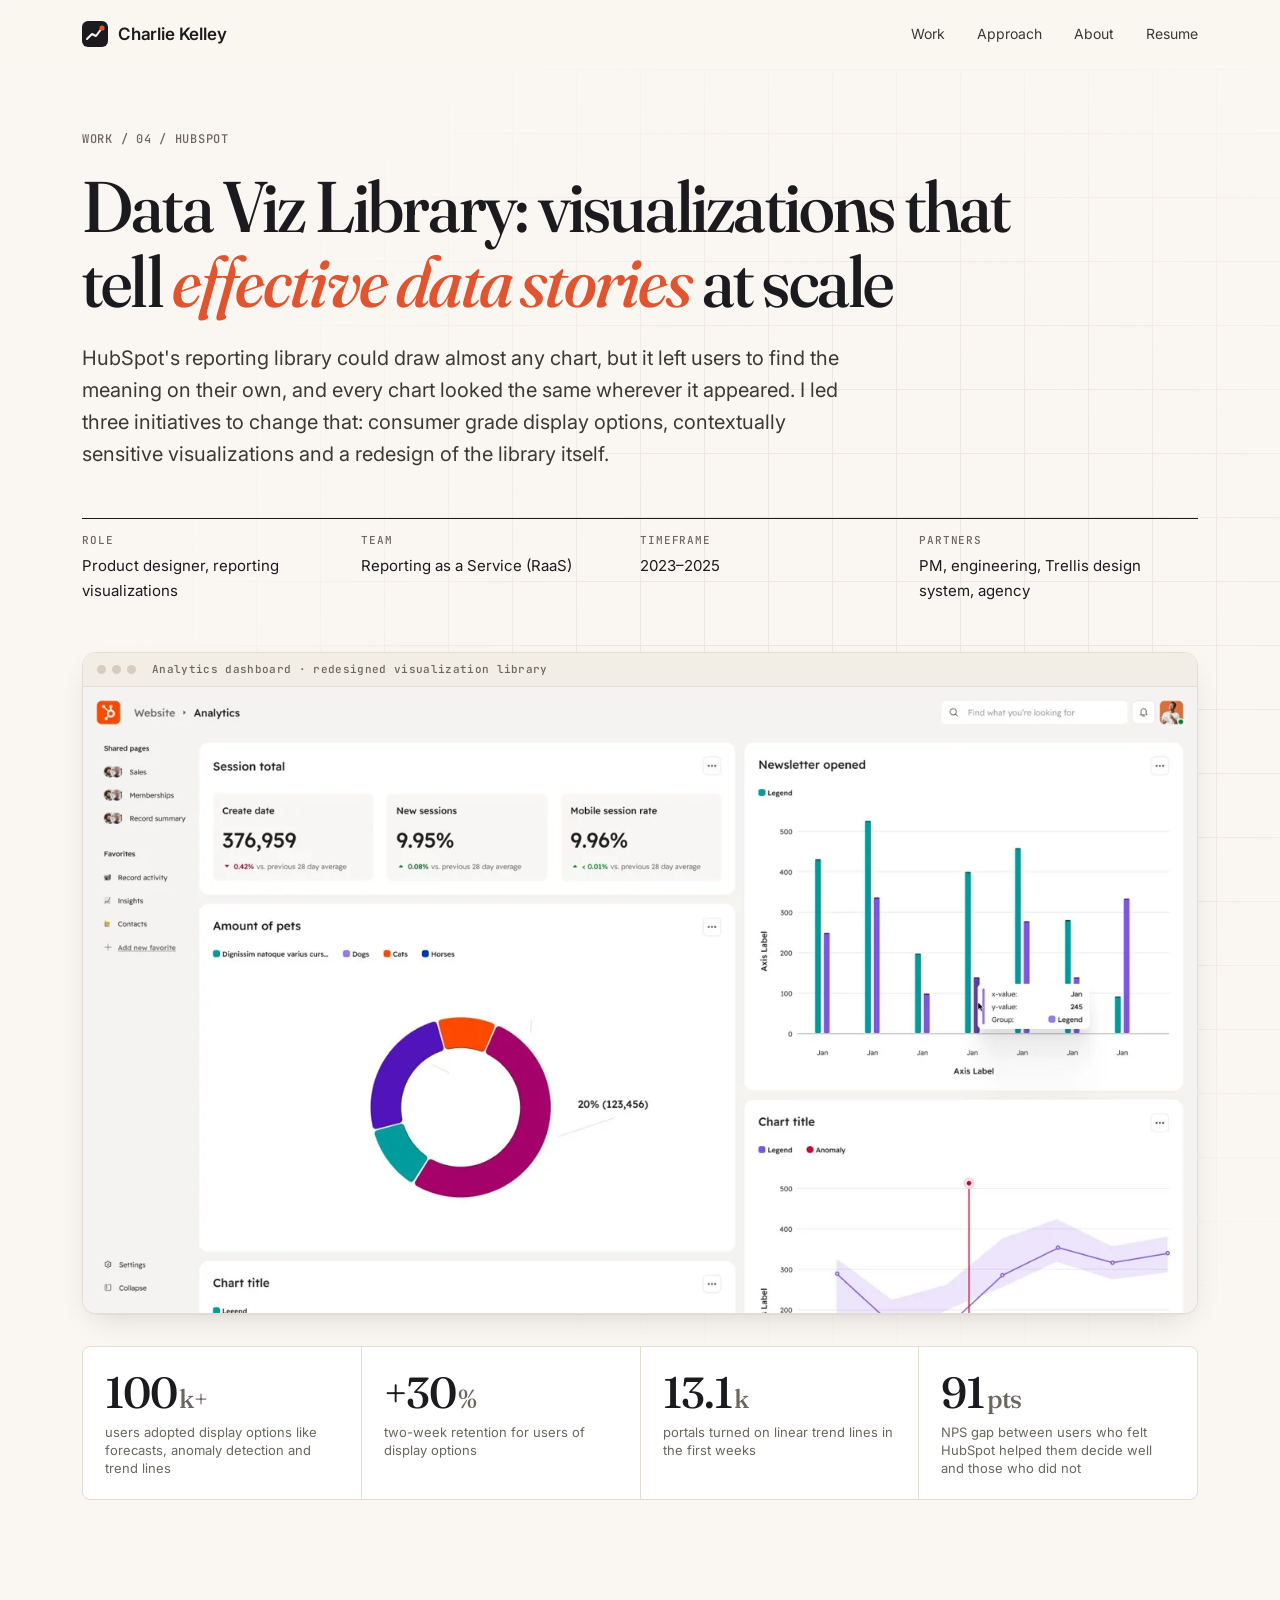
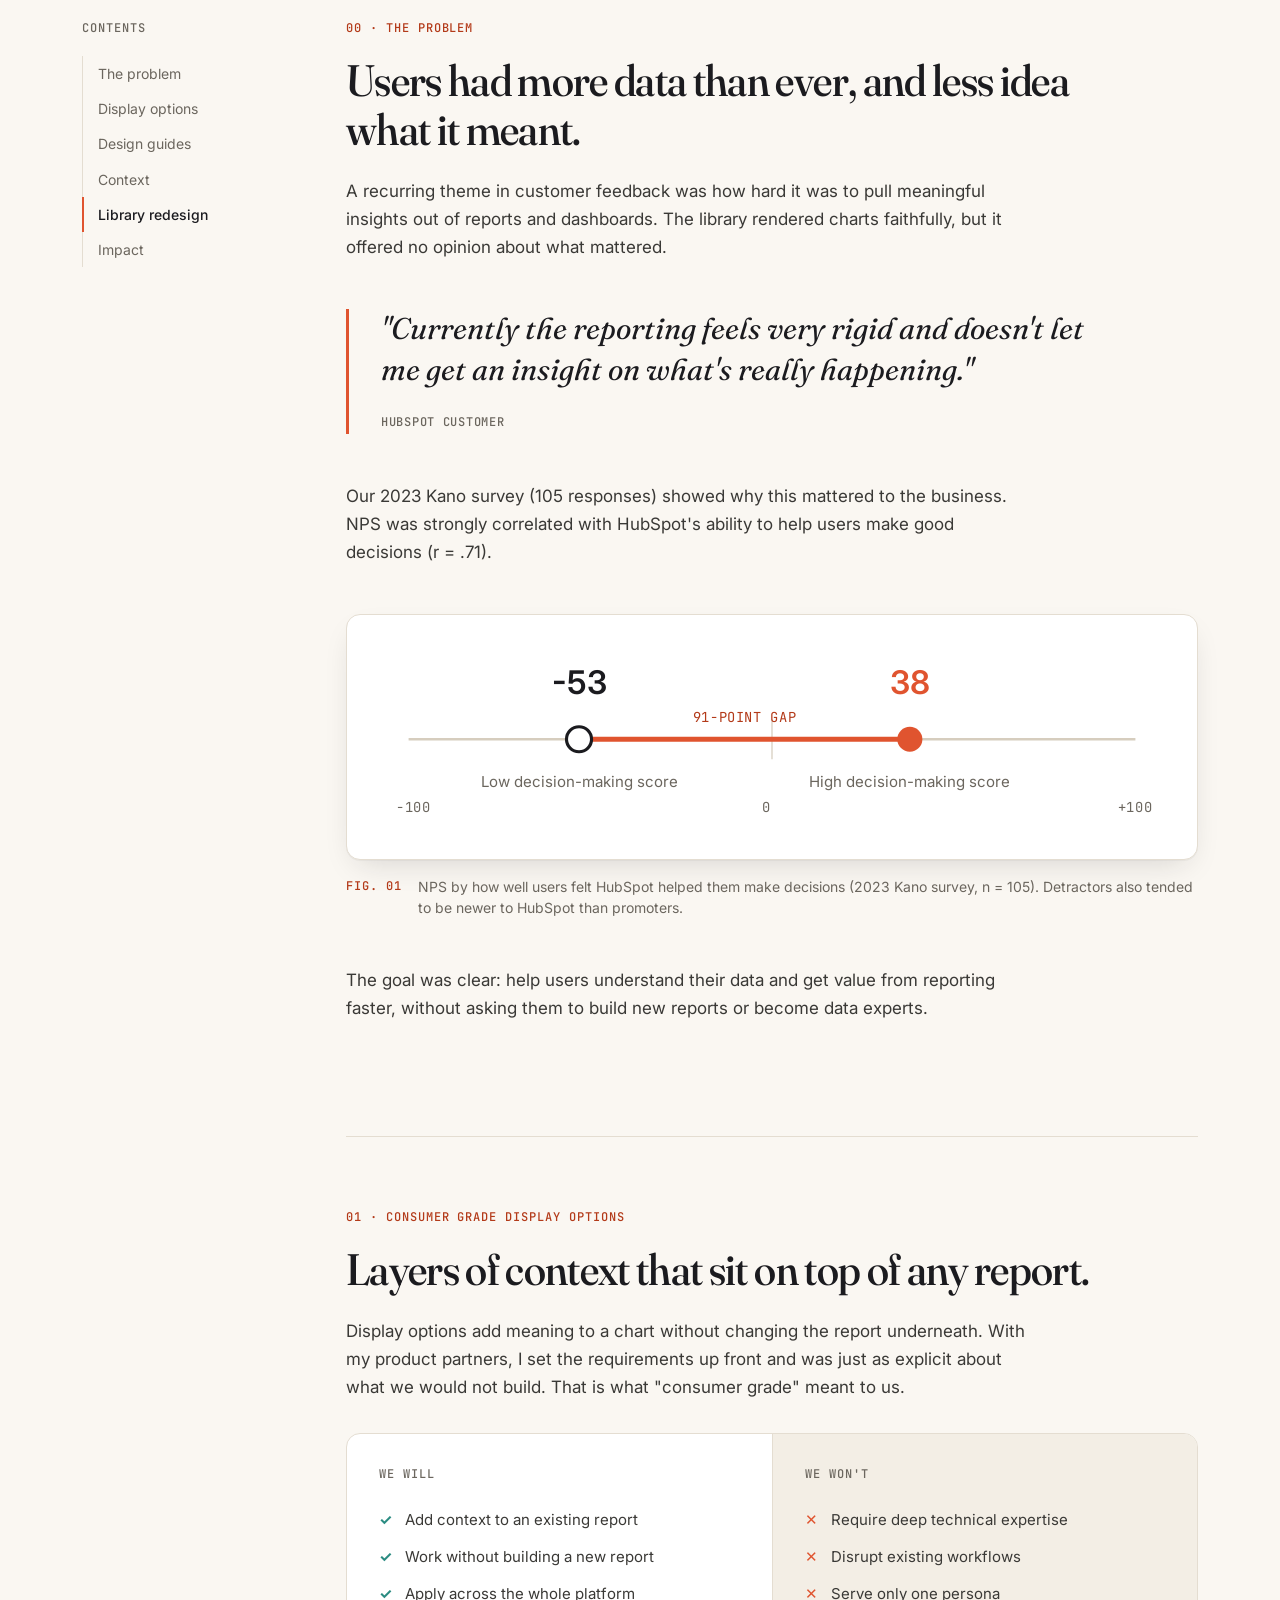
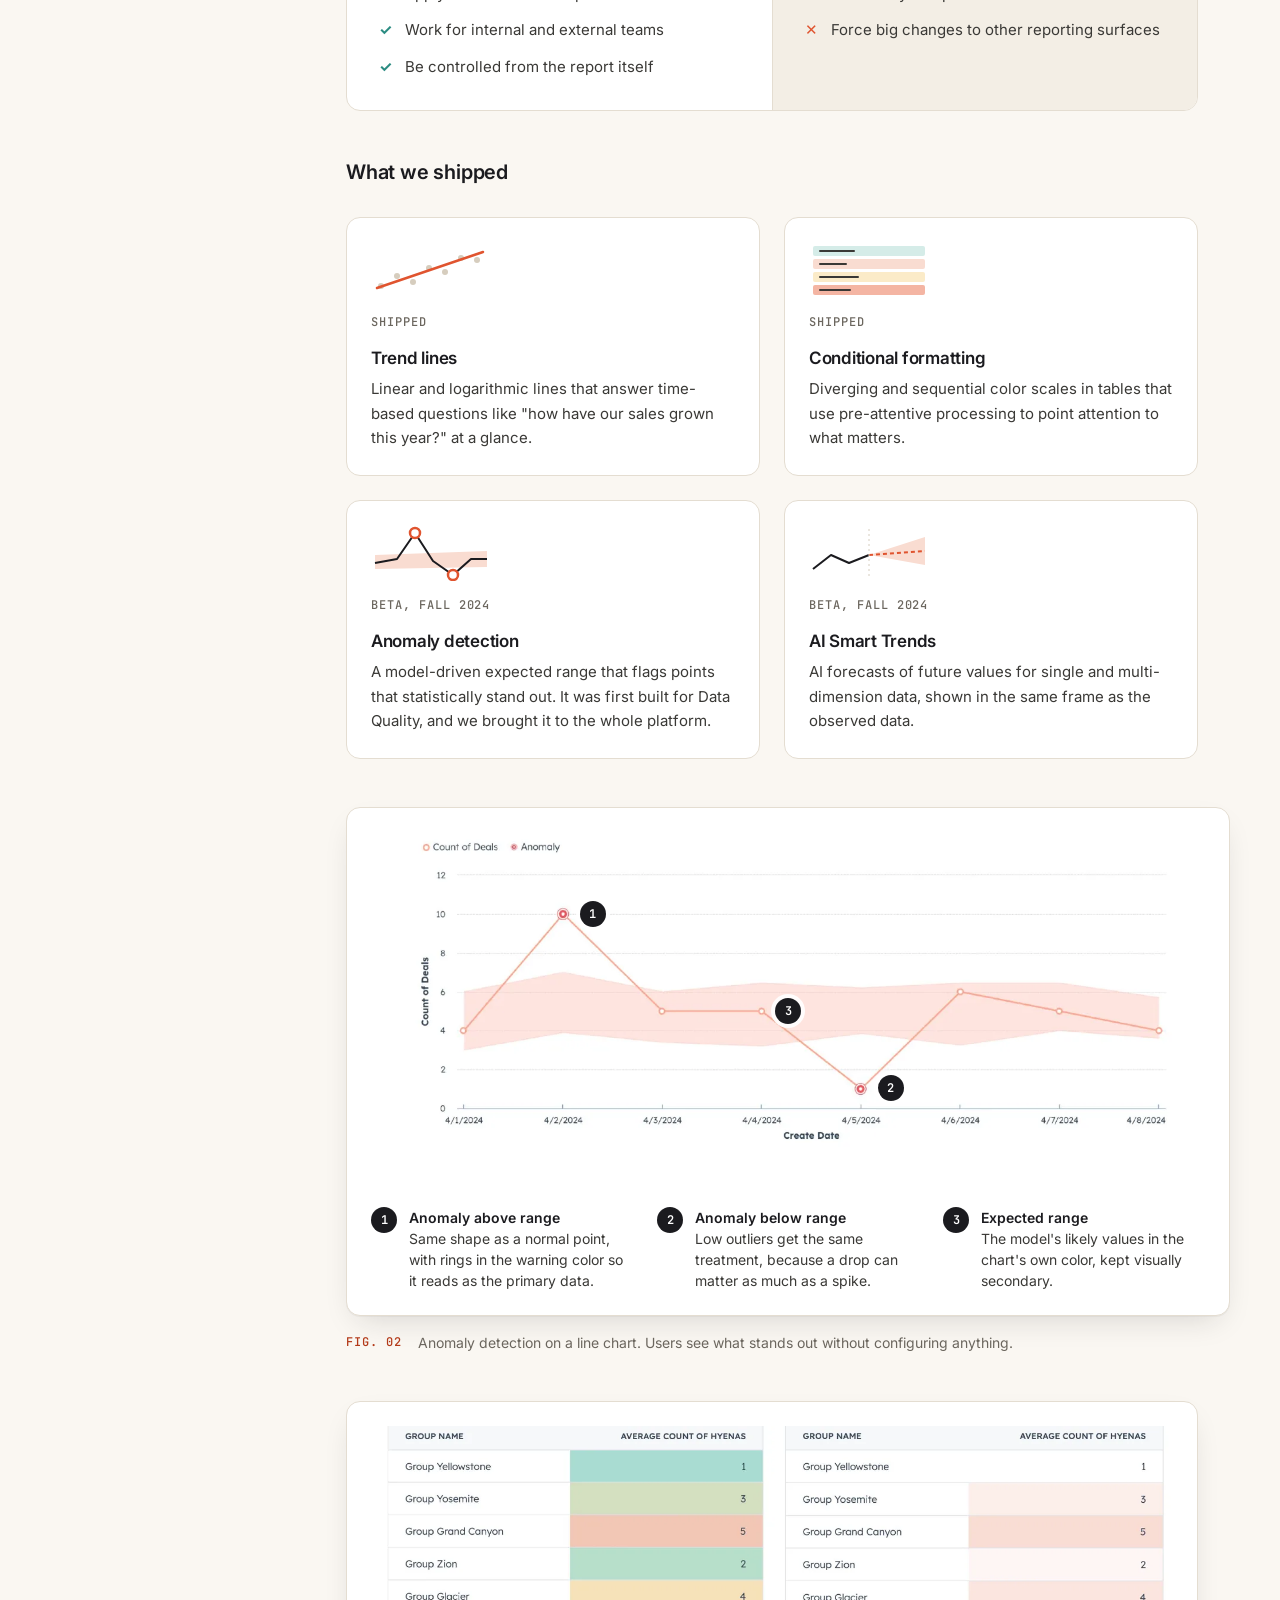
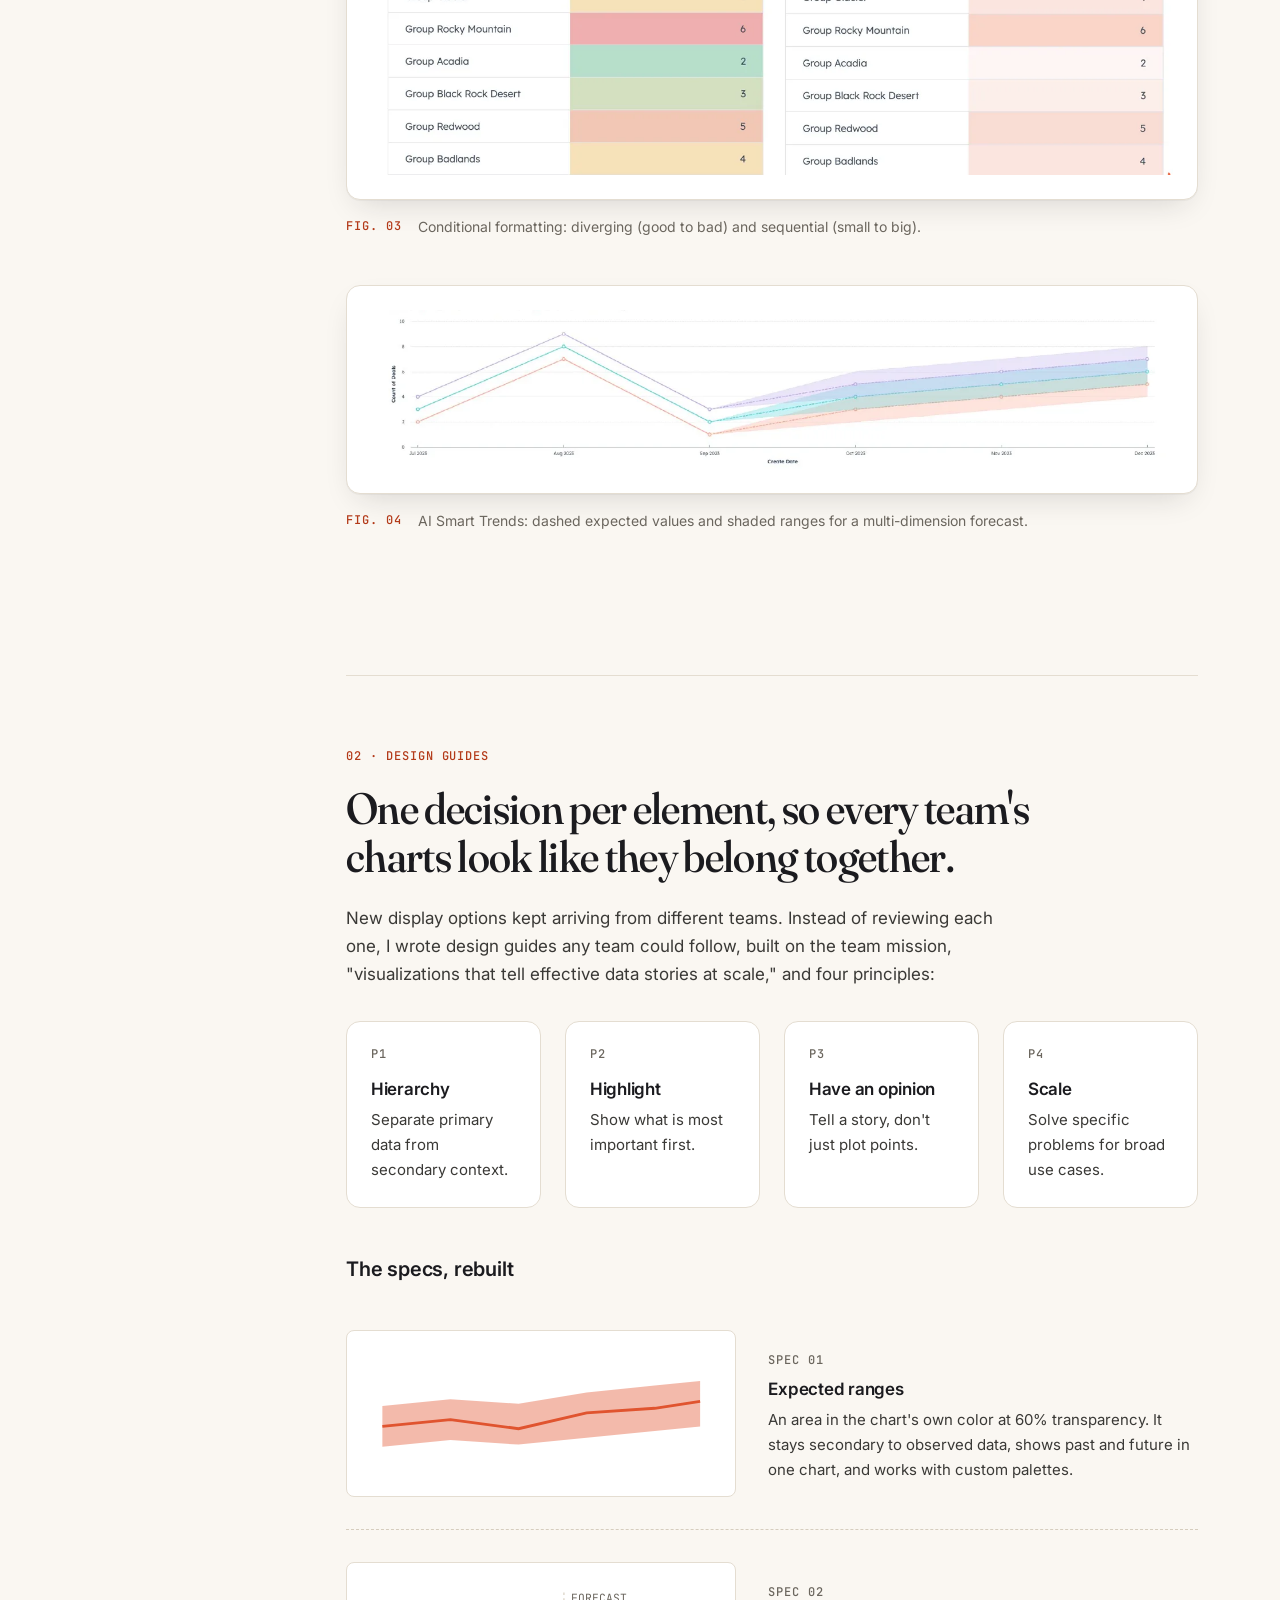
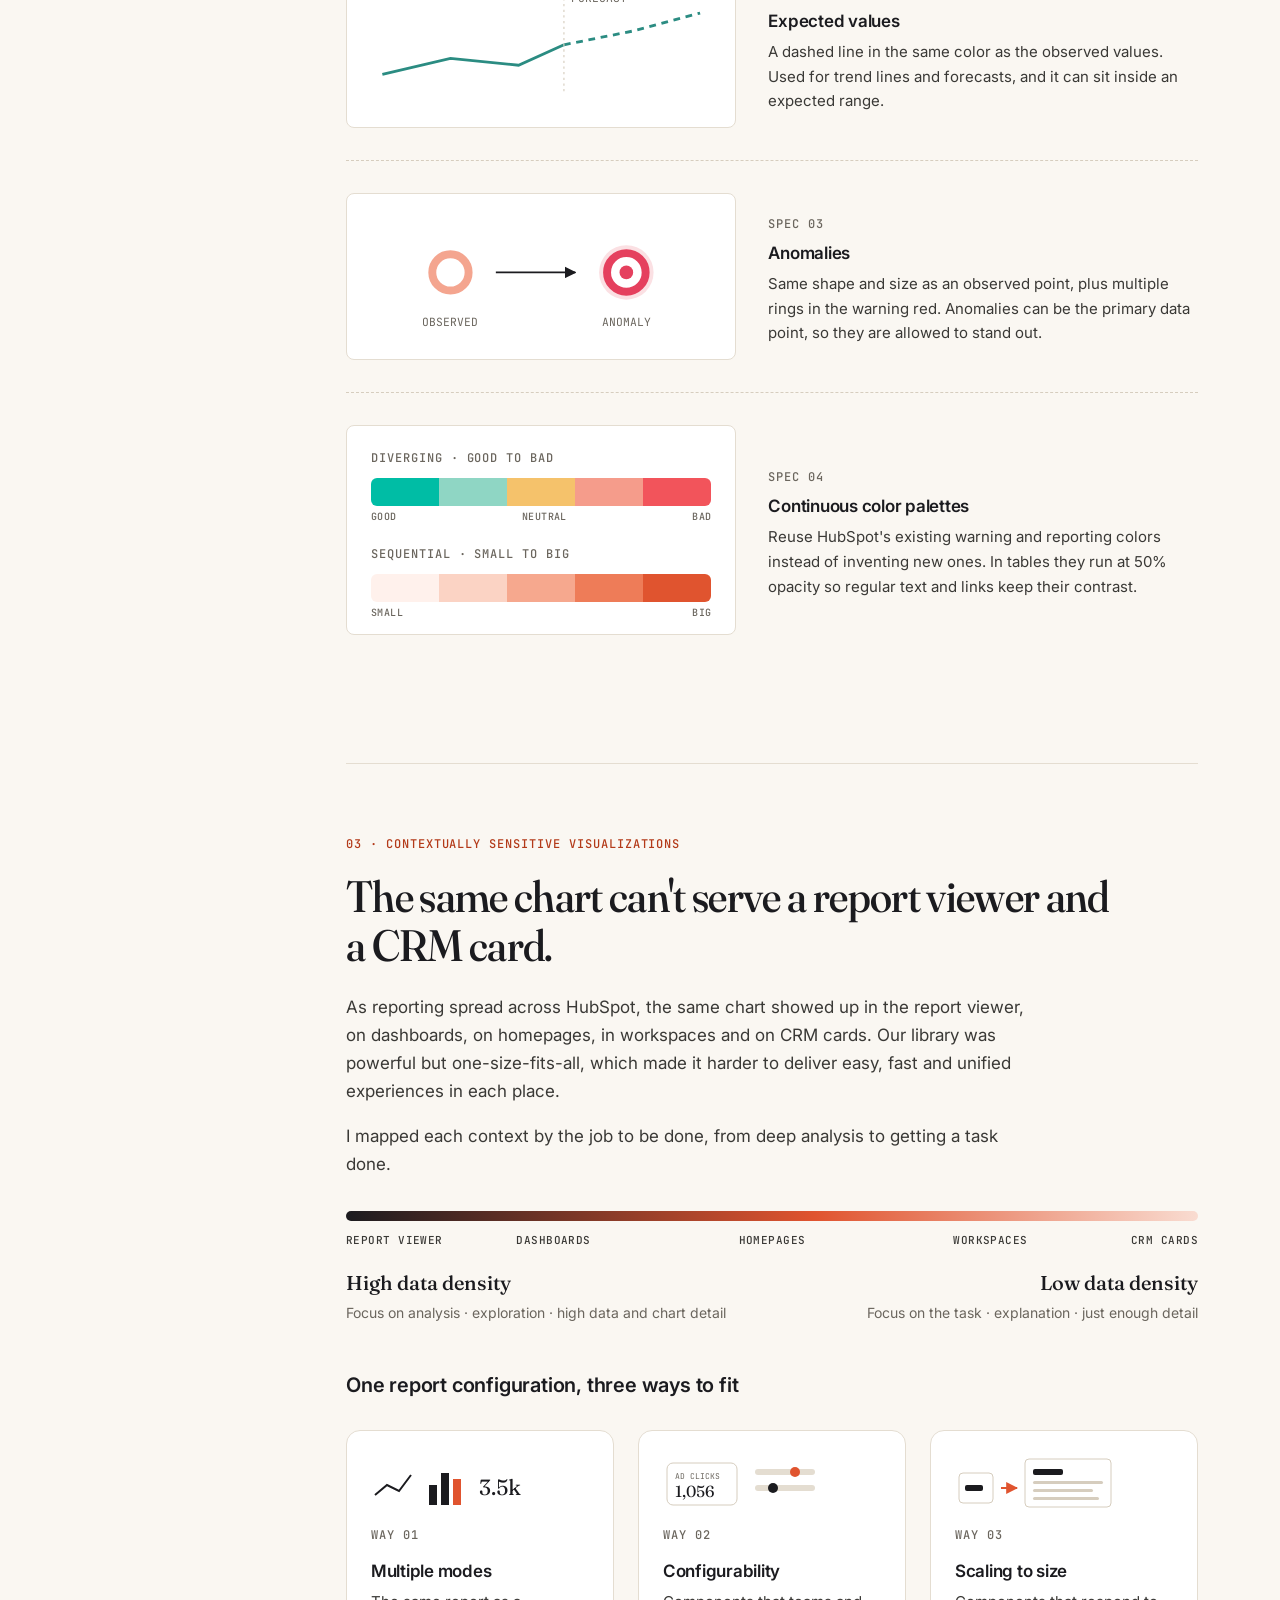
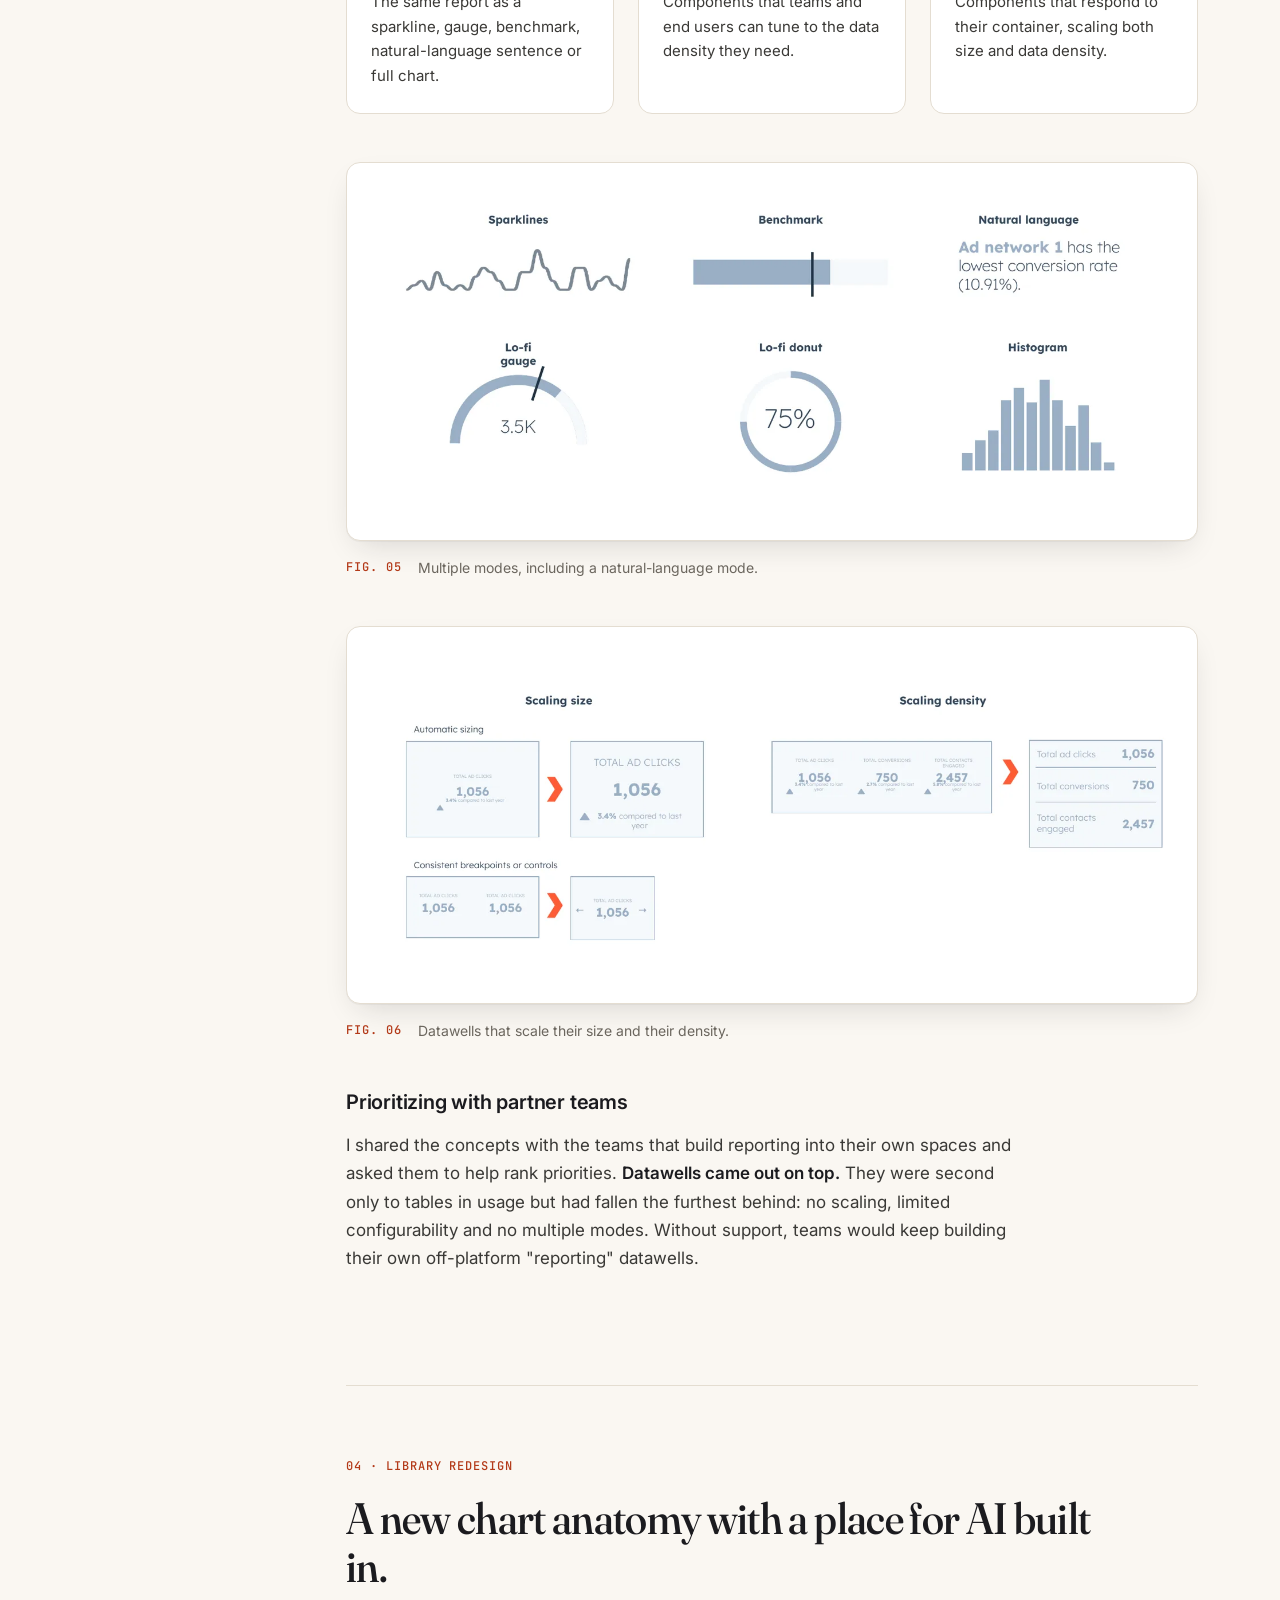
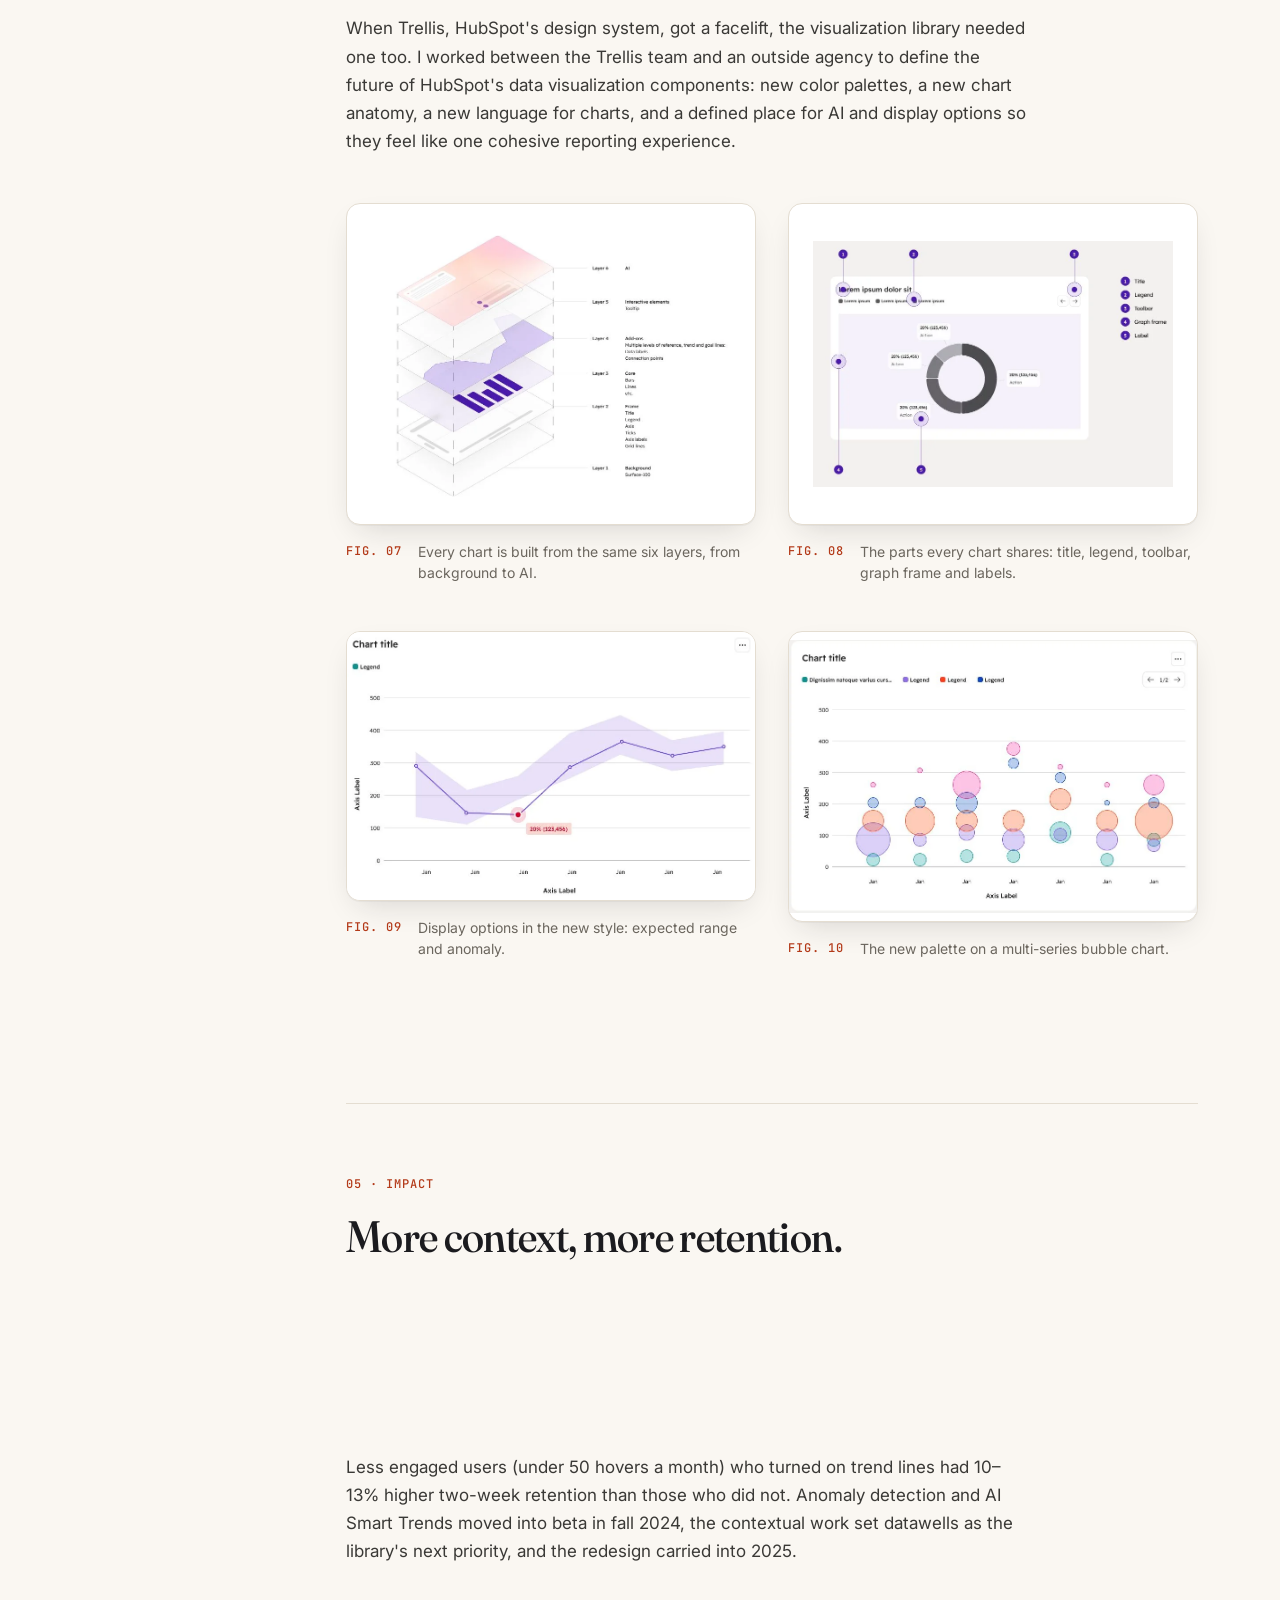
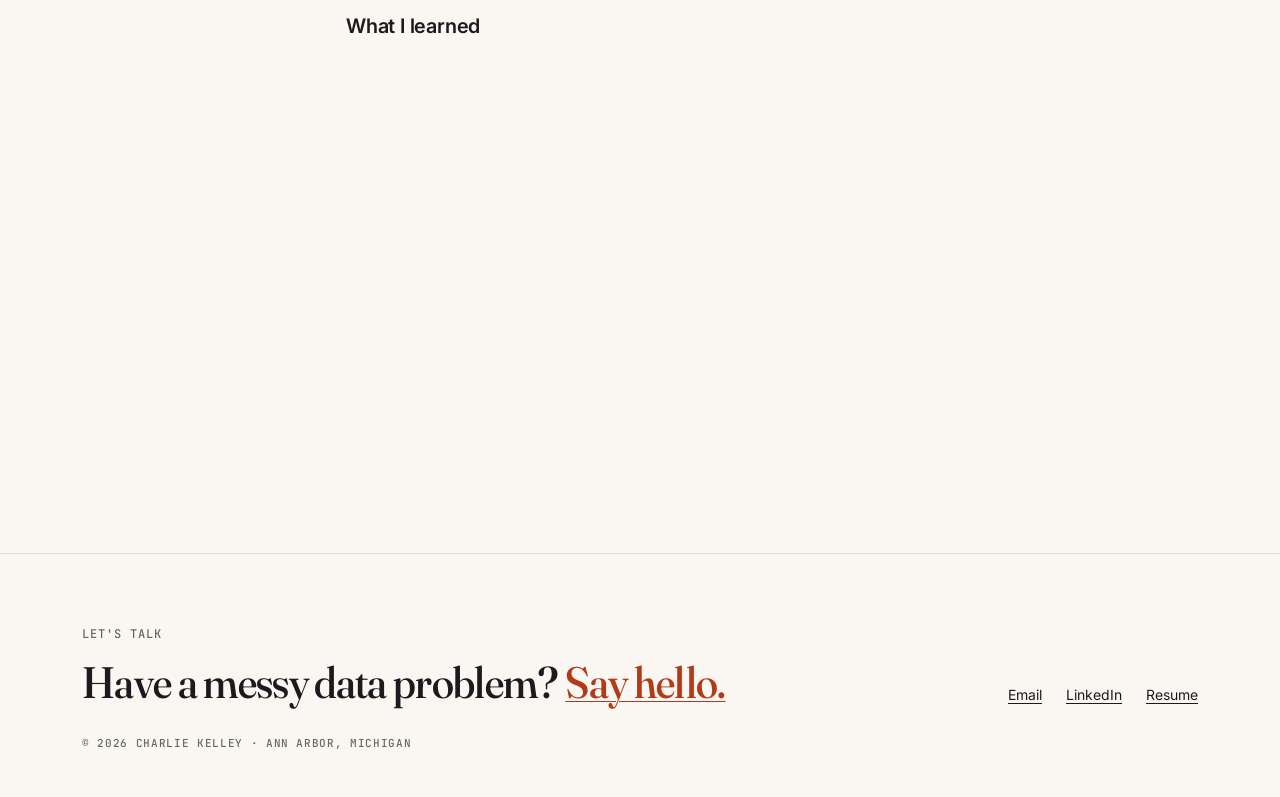
<file: data-viz.html>
<!doctype html>
<html lang="en" class="no-js">
<head>
  <meta charset="utf-8">
  <meta name="viewport" content="width=device-width, initial-scale=1">
  <title>Data Viz Library · Charlie Kelley</title>
  <meta name="description" content="Case study: growing HubSpot's reporting visualization library with consumer grade display options, contextually sensitive visualizations and a library redesign.">
  <link rel="preconnect" href="https://fonts.googleapis.com">
  <link rel="preconnect" href="https://fonts.gstatic.com" crossorigin>
  <link href="https://fonts.googleapis.com/css2?family=Fraunces:ital,opsz,wght,SOFT@0,9..144,400..600,30;1,9..144,400,30&family=Inter:wght@400;500;600&family=JetBrains+Mono:wght@500&display=swap" rel="stylesheet">
  <link rel="stylesheet" href="assets/v2.css">
</head>
<body>

<nav class="nav" aria-label="Main">
  <div class="wrap">
    <a class="brand" href="index.html">
      <svg class="brand-mark" viewBox="0 0 26 26" aria-hidden="true"><rect width="26" height="26" rx="6" fill="#1B1B1F"/><path d="M5 18 L10 13 L14 15 L20 7" fill="none" stroke="#FAF7F2" stroke-width="2" stroke-linecap="round" stroke-linejoin="round"/><circle cx="20" cy="7" r="2.6" fill="#E0542F"/></svg>
      Charlie Kelley
    </a>
    <ul>
      <li><a href="index.html#work">Work</a></li>
      <li><a href="index.html#approach">Approach</a></li>
      <li><a href="index.html#about">About</a></li>
      <li class="hide-sm"><a href="Charlie-Kelley-Resume.pdf">Resume</a></li>
    </ul>
  </div>
</nav>

<main>
  <header class="cs-hero">
    <div class="grid-bg" aria-hidden="true"></div>
    <div class="wrap">
      <p class="crumbs"><a href="index.html#work">Work</a> / 04 / HubSpot</p>
      <h1>Data Viz Library: visualizations that tell <em class="accent-text">effective data stories</em> at scale</h1>
      <p class="lead">HubSpot's reporting library could draw almost any chart, but it left users to find the meaning on their own, and every chart looked the same wherever it appeared. I led three initiatives to change that: consumer grade display options, contextually sensitive visualizations and a redesign of the library itself.</p>
      <dl class="meta">
        <div><dt>Role</dt><dd>Product designer, reporting visualizations</dd></div>
        <div><dt>Team</dt><dd>Reporting as a Service (RaaS)</dd></div>
        <div><dt>Timeframe</dt><dd>2023–2025</dd></div>
        <div><dt>Partners</dt><dd>PM, engineering, Trellis design system, agency</dd></div>
      </dl>
      <div class="cover reveal">
        <div class="frame"><div class="frame-bar"><i></i><i></i><i></i><span>Analytics dashboard · redesigned visualization library</span></div><img src="assets/img/dv-redesign-dashboard.webp" alt="Redesigned analytics dashboard with KPI datawells, a donut chart and a bar chart in the new visual style"></div>
      </div>
      <div class="wells lg reveal" style="margin-top:32px">
        <div class="well"><b>100<span class="unit">k+</span></b><span>users adopted display options like forecasts, anomaly detection and trend lines</span></div>
        <div class="well"><b>+30<span class="unit">%</span></b><span>two-week retention for users of display options</span></div>
        <div class="well"><b>13.1<span class="unit">k</span></b><span>portals turned on linear trend lines in the first weeks</span></div>
        <div class="well"><b>91<span class="unit">pts</span></b><span>NPS gap between users who felt HubSpot helped them decide well and those who did not</span></div>
      </div>
    </div>
  </header>

  <div class="wrap cs-body">
    <aside class="toc" aria-label="Contents">
      <span class="label">Contents</span>
      <ol>
        <li><a href="#problem">The problem</a></li>
        <li><a href="#display-options">Display options</a></li>
        <li><a href="#design-guides">Design guides</a></li>
        <li><a href="#context">Context</a></li>
        <li><a href="#redesign">Library redesign</a></li>
        <li><a href="#impact">Impact</a></li>
      </ol>
    </aside>

    <article>
      <!-- 00 Problem -->
      <section class="chapter" id="problem">
        <span class="chapter-num">00 · The problem</span>
        <h2>Users had more data than ever, and less idea what it meant.</h2>
        <div class="prose">
          <p>A recurring theme in customer feedback was how hard it was to pull meaningful insights out of reports and dashboards. The library rendered charts faithfully, but it offered no opinion about what mattered.</p>
        </div>
        <blockquote class="pull reveal">
          <p>"Currently the reporting feels very rigid and doesn't let me get an insight on what's really happening."</p>
          <cite>HubSpot customer</cite>
        </blockquote>
        <div class="prose">
          <p>Our 2023 Kano survey (105 responses) showed why this mattered to the business. NPS was strongly correlated with HubSpot's ability to help users make good decisions (r = .71).</p>
        </div>
        <figure class="fig reveal">
          <div class="plate">
            <svg viewBox="0 0 640 150" role="img" aria-label="NPS of -53 for users with low decision-making scores versus 38 for users with high scores, a 91-point gap">
              <g font-family="JetBrains Mono, monospace" font-size="11" fill="#6B665E" letter-spacing=".5">
                <text x="20" y="138">-100</text><text x="312" y="138">0</text><text x="596" y="138">+100</text>
              </g>
              <line x1="30" y1="80" x2="610" y2="80" stroke="#D6CDBE" stroke-width="2"/>
              <line x1="320" y1="64" x2="320" y2="96" stroke="#D6CDBE" stroke-width="1"/>
              <line x1="166" y1="80" x2="430" y2="80" stroke="#E0542F" stroke-width="4"/>
              <circle cx="166" cy="80" r="10" fill="#fff" stroke="#1B1B1F" stroke-width="2.5"/>
              <circle cx="430" cy="80" r="10" fill="#E0542F"/>
              <g font-family="Inter, sans-serif">
                <text x="166" y="44" text-anchor="middle" font-size="26" font-weight="600" fill="#1B1B1F">-53</text>
                <text x="166" y="118" text-anchor="middle" font-size="12" fill="#6B665E">Low decision-making score</text>
                <text x="430" y="44" text-anchor="middle" font-size="26" font-weight="600" fill="#E0542F">38</text>
                <text x="430" y="118" text-anchor="middle" font-size="12" fill="#6B665E">High decision-making score</text>
              </g>
              <text x="298" y="66" text-anchor="middle" font-family="JetBrains Mono, monospace" font-size="11" fill="#B33A19" letter-spacing=".5">91-POINT GAP</text>
            </svg>
          </div>
          <figcaption><span class="label">Fig. 01</span><span>NPS by how well users felt HubSpot helped them make decisions (2023 Kano survey, n = 105). Detractors also tended to be newer to HubSpot than promoters.</span></figcaption>
        </figure>
        <div class="prose">
          <p>The goal was clear: help users understand their data and get value from reporting faster, without asking them to build new reports or become data experts.</p>
        </div>
      </section>

      <!-- 01 Display options -->
      <section class="chapter" id="display-options">
        <span class="chapter-num">01 · Consumer grade display options</span>
        <h2>Layers of context that sit on top of any report.</h2>
        <div class="prose">
          <p>Display options add meaning to a chart without changing the report underneath. With my product partners, I set the requirements up front and was just as explicit about what we would not build. That is what "consumer grade" meant to us.</p>
        </div>
        <div class="scope reveal">
          <div class="yes"><span class="label">We will</span>
            <ul><li>Add context to an existing report</li><li>Work without building a new report</li><li>Apply across the whole platform</li><li>Work for internal and external teams</li><li>Be controlled from the report itself</li></ul>
          </div>
          <div class="no"><span class="label">We won't</span>
            <ul><li>Require deep technical expertise</li><li>Disrupt existing workflows</li><li>Serve only one persona</li><li>Force big changes to other reporting surfaces</li></ul>
          </div>
        </div>

        <h3>What we shipped</h3>
        <div class="cards reveal">
          <div class="card">
            <div class="glyph"><svg viewBox="0 0 120 56" aria-hidden="true"><g fill="#D6CDBE"><circle cx="10" cy="44" r="3"/><circle cx="26" cy="34" r="3"/><circle cx="42" cy="40" r="3"/><circle cx="58" cy="26" r="3"/><circle cx="74" cy="30" r="3"/><circle cx="90" cy="16" r="3"/><circle cx="106" cy="18" r="3"/></g><path d="M6 46 L112 10" stroke="#E0542F" stroke-width="2.5" stroke-linecap="round"/></svg></div>
            <span class="label">Shipped</span><h4>Trend lines</h4>
            <p>Linear and logarithmic lines that answer time-based questions like "how have our sales grown this year?" at a glance.</p>
          </div>
          <div class="card">
            <div class="glyph"><svg viewBox="0 0 120 56" aria-hidden="true"><g><rect x="4" y="4" width="112" height="10" rx="2" fill="#D5ECE8"/><rect x="4" y="17" width="112" height="10" rx="2" fill="#F9DCD1"/><rect x="4" y="30" width="112" height="10" rx="2" fill="#FBEBC8"/><rect x="4" y="43" width="112" height="10" rx="2" fill="#F4B5A3"/></g><g fill="#3A3936"><rect x="10" y="8" width="36" height="2" rx="1"/><rect x="10" y="21" width="28" height="2" rx="1"/><rect x="10" y="34" width="40" height="2" rx="1"/><rect x="10" y="47" width="32" height="2" rx="1"/></g></svg></div>
            <span class="label">Shipped</span><h4>Conditional formatting</h4>
            <p>Diverging and sequential color scales in tables that use pre-attentive processing to point attention to what matters.</p>
          </div>
          <div class="card">
            <div class="glyph"><svg viewBox="0 0 120 56" aria-hidden="true"><path d="M4 30 L116 26 L116 42 L4 44 Z" fill="#F9DCD1"/><path d="M4 38 L26 34 L44 8 L62 36 L82 50 L100 34 L116 34" fill="none" stroke="#1B1B1F" stroke-width="2" stroke-linejoin="round"/><circle cx="44" cy="8" r="5" fill="#fff" stroke="#E0542F" stroke-width="2.5"/><circle cx="82" cy="50" r="5" fill="#fff" stroke="#E0542F" stroke-width="2.5"/></svg></div>
            <span class="label">Beta, fall 2024</span><h4>Anomaly detection</h4>
            <p>A model-driven expected range that flags points that statistically stand out. It was first built for Data Quality, and we brought it to the whole platform.</p>
          </div>
          <div class="card">
            <div class="glyph"><svg viewBox="0 0 120 56" aria-hidden="true"><path d="M60 30 L116 12 L116 40 Z" fill="#F9DCD1"/><path d="M4 44 L22 30 L40 38 L60 30" fill="none" stroke="#1B1B1F" stroke-width="2" stroke-linejoin="round"/><path d="M60 30 L116 26" fill="none" stroke="#E0542F" stroke-width="2" stroke-dasharray="4 3"/><line x1="60" y1="4" x2="60" y2="52" stroke="#D6CDBE" stroke-dasharray="2 3"/></svg></div>
            <span class="label">Beta, fall 2024</span><h4>AI Smart Trends</h4>
            <p>AI forecasts of future values for single and multi-dimension data, shown in the same frame as the observed data.</p>
          </div>
        </div>

        <figure class="fig wide reveal">
          <div class="plate">
            <div class="annot">
              <img src="assets/img/dv-anomaly.webp" alt="Line chart of deal count with a shaded expected range and two anomalous points highlighted with ringed markers" loading="lazy">
              <span class="pin offset-r" style="left:22.9%;top:23.4%">1</span>
              <span class="pin offset-r" style="left:58.6%;top:72.8%">2</span>
              <span class="pin" style="left:50%;top:51%">3</span>
            </div>
            <ol class="key">
              <li><span class="n">1</span><span><b>Anomaly above range</b>Same shape as a normal point, with rings in the warning color so it reads as the primary data.</span></li>
              <li><span class="n">2</span><span><b>Anomaly below range</b>Low outliers get the same treatment, because a drop can matter as much as a spike.</span></li>
              <li><span class="n">3</span><span><b>Expected range</b>The model's likely values in the chart's own color, kept visually secondary.</span></li>
            </ol>
          </div>
          <figcaption><span class="label">Fig. 02</span><span>Anomaly detection on a line chart. Users see what stands out without configuring anything.</span></figcaption>
        </figure>

        <figure class="fig reveal">
            <div class="plate"><img src="assets/img/dv-cf-tables.webp" alt="Two tables side by side, one with a diverging green-to-red color scale and one with a sequential single-color scale" loading="lazy"></div>
            <figcaption><span class="label">Fig. 03</span><span>Conditional formatting: diverging (good to bad) and sequential (small to big).</span></figcaption>
          </figure>
          <figure class="fig reveal">
            <div class="plate"><img src="assets/img/dv-smart-trends.webp" alt="Multi-dimension line chart with dashed forecast lines and shaded forecast ranges" loading="lazy"></div>
            <figcaption><span class="label">Fig. 04</span><span>AI Smart Trends: dashed expected values and shaded ranges for a multi-dimension forecast.</span></figcaption>
          </figure>
      </section>

      <!-- 02 Design guides -->
      <section class="chapter" id="design-guides">
        <span class="chapter-num">02 · Design guides</span>
        <h2>One decision per element, so every team's charts look like they belong together.</h2>
        <div class="prose">
          <p>New display options kept arriving from different teams. Instead of reviewing each one, I wrote design guides any team could follow, built on the team mission, "visualizations that tell effective data stories at scale," and four principles:</p>
        </div>
        <div class="cards four reveal">
          <div class="card"><span class="label">P1</span><h4>Hierarchy</h4><p>Separate primary data from secondary context.</p></div>
          <div class="card"><span class="label">P2</span><h4>Highlight</h4><p>Show what is most important first.</p></div>
          <div class="card"><span class="label">P3</span><h4>Have an opinion</h4><p>Tell a story, don't just plot points.</p></div>
          <div class="card"><span class="label">P4</span><h4>Scale</h4><p>Solve specific problems for broad use cases.</p></div>
        </div>

        <h3>The specs, rebuilt</h3>
        <div class="reveal">
          <div class="spec">
            <div class="demo"><svg viewBox="0 0 300 110" aria-hidden="true"><path d="M10 52 L70 46 L130 50 L190 40 L250 34 L290 30 L290 70 L250 74 L190 80 L130 86 L70 82 L10 88 Z" fill="#E0542F" opacity=".4"/><path d="M10 70 L70 64 L130 72 L190 58 L250 54 L290 48" fill="none" stroke="#E0542F" stroke-width="2.5"/></svg></div>
            <div><span class="label">Spec 01</span><h4>Expected ranges</h4><p>An area in the chart's own color at 60% transparency. It stays secondary to observed data, shows past and future in one chart, and works with custom palettes.</p></div>
          </div>
          <div class="spec">
            <div class="demo"><svg viewBox="0 0 300 110" aria-hidden="true"><path d="M10 84 L70 70 L130 76 L170 58" fill="none" stroke="#2B8C82" stroke-width="2.5"/><path d="M170 58 L230 46 L290 30" fill="none" stroke="#2B8C82" stroke-width="2.5" stroke-dasharray="6 5"/><line x1="170" y1="12" x2="170" y2="100" stroke="#D6CDBE" stroke-dasharray="2 3"/><text x="176" y="20" font-family="JetBrains Mono, monospace" font-size="10" fill="#6B665E">FORECAST</text></svg></div>
            <div><span class="label">Spec 02</span><h4>Expected values</h4><p>A dashed line in the same color as the observed values. Used for trend lines and forecasts, and it can sit inside an expected range.</p></div>
          </div>
          <div class="spec">
            <div class="demo"><svg viewBox="0 0 300 110" aria-hidden="true"><g transform="translate(70 55)"><circle r="16" fill="none" stroke="#F4A58F" stroke-width="7"/></g><text x="70" y="102" text-anchor="middle" font-family="JetBrains Mono, monospace" font-size="10" fill="#6B665E">OBSERVED</text><path d="M110 55 H180" stroke="#1B1B1F" stroke-width="1.5" marker-end="url(#ah)"/><defs><marker id="ah" viewBox="0 0 10 10" refX="9" refY="5" markerWidth="7" markerHeight="7" orient="auto"><path d="M0 0 L10 5 L0 10 Z" fill="#1B1B1F"/></marker></defs><g transform="translate(225 55)"><circle r="24" fill="#FBE0E3"/><circle r="17" fill="#fff" stroke="#E5405E" stroke-width="7"/><circle r="6" fill="#E5405E"/></g><text x="225" y="102" text-anchor="middle" font-family="JetBrains Mono, monospace" font-size="10" fill="#6B665E">ANOMALY</text></svg></div>
            <div><span class="label">Spec 03</span><h4>Anomalies</h4><p>Same shape and size as an observed point, plus multiple rings in the warning red. Anomalies can be the primary data point, so they are allowed to stand out.</p></div>
          </div>
          <div class="spec">
            <div class="demo">
              <span class="label">Diverging · good to bad</span>
              <div class="swatches"><i style="background:#00BDA5"></i><i style="background:#8FD6C4"></i><i style="background:#F5C26B"></i><i style="background:#F59C8B"></i><i style="background:#F2545B"></i></div>
              <div class="swatch-label"><span>Good</span><span>Neutral</span><span>Bad</span></div>
              <div style="height:16px"></div>
              <span class="label">Sequential · small to big</span>
              <div class="swatches"><i style="background:#FFF1EC"></i><i style="background:#FBD3C4"></i><i style="background:#F6A88E"></i><i style="background:#EE7C58"></i><i style="background:#E0542F"></i></div>
              <div class="swatch-label"><span>Small</span><span>Big</span></div>
            </div>
            <div><span class="label">Spec 04</span><h4>Continuous color palettes</h4><p>Reuse HubSpot's existing warning and reporting colors instead of inventing new ones. In tables they run at 50% opacity so regular text and links keep their contrast.</p></div>
          </div>
        </div>
      </section>

      <!-- 03 Context -->
      <section class="chapter" id="context">
        <span class="chapter-num">03 · Contextually sensitive visualizations</span>
        <h2>The same chart can't serve a report viewer and a CRM card.</h2>
        <div class="prose">
          <p>As reporting spread across HubSpot, the same chart showed up in the report viewer, on dashboards, on homepages, in workspaces and on CRM cards. Our library was powerful but one-size-fits-all, which made it harder to deliver easy, fast and unified experiences in each place.</p>
          <p>I mapped each context by the job to be done, from deep analysis to getting a task done.</p>
        </div>
        <div class="spectrum reveal" role="img" aria-label="Spectrum of contexts from high data density in the report viewer to low data density on CRM cards">
          <div class="bar"></div>
          <div class="stops"><span>Report viewer</span><span>Dashboards</span><span>Homepages</span><span>Workspaces</span><span>CRM cards</span></div>
          <div class="ends">
            <div><b>High data density</b>Focus on analysis · exploration · high data and chart detail</div>
            <div><b>Low data density</b>Focus on the task · explanation · just enough detail</div>
          </div>
        </div>

        <h3>One report configuration, three ways to fit</h3>
        <div class="cards three reveal">
          <div class="card">
            <div class="glyph"><svg viewBox="0 0 160 56" aria-hidden="true"><path d="M4 40 L16 30 L28 36 L40 20" fill="none" stroke="#1B1B1F" stroke-width="2"/><g fill="#1B1B1F"><rect x="58" y="30" width="8" height="20"/><rect x="70" y="18" width="8" height="32"/><rect x="82" y="24" width="8" height="26"/></g><rect x="82" y="24" width="8" height="26" fill="#E0542F"/><text x="108" y="40" font-family="Fraunces, serif" font-size="22" fill="#1B1B1F">3.5k</text></svg></div>
            <span class="label">Way 01</span><h4>Multiple modes</h4><p>The same report as a sparkline, gauge, benchmark, natural-language sentence or full chart.</p>
          </div>
          <div class="card">
            <div class="glyph"><svg viewBox="0 0 160 56" aria-hidden="true"><rect x="4" y="8" width="70" height="42" rx="6" fill="#fff" stroke="#D6CDBE"/><text x="12" y="24" font-family="JetBrains Mono, monospace" font-size="8" fill="#6B665E">AD CLICKS</text><text x="12" y="42" font-family="Fraunces, serif" font-size="16" fill="#1B1B1F">1,056</text><g transform="translate(92 14)"><rect width="60" height="6" rx="3" fill="#E4DDD1"/><circle cx="40" cy="3" r="5" fill="#E0542F"/><rect y="16" width="60" height="6" rx="3" fill="#E4DDD1"/><circle cx="18" cy="19" r="5" fill="#1B1B1F"/></g></svg></div>
            <span class="label">Way 02</span><h4>Configurability</h4><p>Components that teams and end users can tune to the data density they need.</p>
          </div>
          <div class="card">
            <div class="glyph"><svg viewBox="0 0 160 56" aria-hidden="true"><rect x="4" y="18" width="34" height="30" rx="4" fill="#fff" stroke="#D6CDBE"/><rect x="10" y="30" width="18" height="6" rx="2" fill="#1B1B1F"/><path d="M46 33 H62" stroke="#E0542F" stroke-width="2" marker-end="url(#ah2)"/><defs><marker id="ah2" viewBox="0 0 10 10" refX="9" refY="5" markerWidth="6" markerHeight="6" orient="auto"><path d="M0 0 L10 5 L0 10 Z" fill="#E0542F"/></marker></defs><rect x="70" y="4" width="86" height="48" rx="4" fill="#fff" stroke="#D6CDBE"/><rect x="78" y="14" width="30" height="6" rx="2" fill="#1B1B1F"/><rect x="78" y="26" width="70" height="3" rx="1.5" fill="#D6CDBE"/><rect x="78" y="34" width="60" height="3" rx="1.5" fill="#D6CDBE"/><rect x="78" y="42" width="66" height="3" rx="1.5" fill="#D6CDBE"/></svg></div>
            <span class="label">Way 03</span><h4>Scaling to size</h4><p>Components that respond to their container, scaling both size and data density.</p>
          </div>
        </div>

        <figure class="fig reveal">
            <div class="plate"><img src="assets/img/dv-modes.webp" alt="Lo-fi visualization concepts: sparkline, benchmark bar, natural-language sentence, gauge, donut and histogram" loading="lazy"></div>
            <figcaption><span class="label">Fig. 05</span><span>Multiple modes, including a natural-language mode.</span></figcaption>
          </figure>
          <figure class="fig reveal">
            <div class="plate"><img src="assets/img/dv-scaling.webp" alt="Datawell concepts that resize and change density based on container size" loading="lazy"></div>
            <figcaption><span class="label">Fig. 06</span><span>Datawells that scale their size and their density.</span></figcaption>
          </figure>

        <h3>Prioritizing with partner teams</h3>
        <div class="prose">
          <p>I shared the concepts with the teams that build reporting into their own spaces and asked them to help rank priorities. <strong>Datawells came out on top.</strong> They were second only to tables in usage but had fallen the furthest behind: no scaling, limited configurability and no multiple modes. Without support, teams would keep building their own off-platform "reporting" datawells.</p>
        </div>
      </section>

      <!-- 04 Redesign -->
      <section class="chapter" id="redesign">
        <span class="chapter-num">04 · Library redesign</span>
        <h2>A new chart anatomy with a place for AI built in.</h2>
        <div class="prose">
          <p>When Trellis, HubSpot's design system, got a facelift, the visualization library needed one too. I worked between the Trellis team and an outside agency to define the future of HubSpot's data visualization components: new color palettes, a new chart anatomy, a new language for charts, and a defined place for AI and display options so they feel like one cohesive reporting experience.</p>
        </div>
        <div class="fig-row reveal">
          <figure class="fig">
            <div class="plate"><img src="assets/img/dv-redesign-layers.webp" alt="Exploded diagram of a chart's six layers: background, frame, core marks, add-ons, interactive elements and AI" loading="lazy"></div>
            <figcaption><span class="label">Fig. 07</span><span>Every chart is built from the same six layers, from background to AI.</span></figcaption>
          </figure>
          <figure class="fig">
            <div class="plate"><img src="assets/img/dv-redesign-anatomy.webp" alt="Donut chart annotated with title, legend, toolbar, graph frame and labels" loading="lazy"></div>
            <figcaption><span class="label">Fig. 08</span><span>The parts every chart shares: title, legend, toolbar, graph frame and labels.</span></figcaption>
          </figure>
        </div>
        <div class="fig-row reveal">
          <figure class="fig">
            <div class="plate flush"><img src="assets/img/dv-redesign-line.webp" alt="Redesigned line chart with a shaded expected range and a highlighted anomaly point" loading="lazy"></div>
            <figcaption><span class="label">Fig. 09</span><span>Display options in the new style: expected range and anomaly.</span></figcaption>
          </figure>
          <figure class="fig">
            <div class="plate flush"><img src="assets/img/dv-redesign-bubble.webp" alt="Redesigned bubble chart using the new color palette" loading="lazy"></div>
            <figcaption><span class="label">Fig. 10</span><span>The new palette on a multi-series bubble chart.</span></figcaption>
          </figure>
        </div>
      </section>

      <!-- 05 Impact -->
      <section class="chapter" id="impact">
        <span class="chapter-num">05 · Impact</span>
        <h2>More context, more retention.</h2>
        <div class="wells lg reveal">
          <div class="well"><b>100<span class="unit">k+</span></b><span>users adopted display options</span></div>
          <div class="well"><b>+30<span class="unit">%</span></b><span>two-week retention for display option users</span></div>
          <div class="well"><b>13.1<span class="unit">k</span></b><span>portals on linear trend lines</span></div>
          <div class="well"><b>11.8<span class="unit">k</span></b><span>portals on logarithmic trend lines</span></div>
        </div>
        <div class="prose" style="margin-top:32px">
          <p>Less engaged users (under 50 hovers a month) who turned on trend lines had 10–13% higher two-week retention than those who did not. Anomaly detection and AI Smart Trends moved into beta in fall 2024, the contextual work set datawells as the library's next priority, and the redesign carried into 2025.</p>
        </div>

        <h3>What I learned</h3>
        <div class="lessons reveal">
          <div><b>Say what you won't build.</b><p>Defining "consumer grade" kept the roadmap on context for everyone, not power features for a few.</p></div>
          <div><b>Guides scale better than designs.</b><p>One clear decision per element let other teams ship display options that look like they belong together.</p></div>
          <div><b>Services over spaces.</b><p>Building one report configuration for many contexts made the library valuable to every team that shows data.</p></div>
        </div>

        <a class="next-proj reveal" href="lead-scoring.html">
          <div><span class="label">Next case study · 01</span><h3>Lead Scoring: AI rule discovery</h3></div>
          <span class="arr">→</span>
        </a>
      </section>
    </article>
  </div>
</main>

<footer>
  <div class="wrap">
    <div>
      <span class="label">Let's talk</span>
      <h2 style="margin-top:12px">Have a messy data problem? <a href="mailto:chkelley86@gmail.com" style="color:var(--accent-ink)">Say hello.</a></h2>
    </div>
    <div class="links">
      <a href="mailto:chkelley86@gmail.com">Email</a>
      <a href="https://www.linkedin.com/in/charlie-kelley-4b856020">LinkedIn</a>
      <a href="Charlie-Kelley-Resume.pdf">Resume</a>
    </div>
    <small>© 2026 Charlie Kelley · Ann Arbor, Michigan</small>
  </div>
</footer>

<script src="assets/v2.js"></script>
</body>
</html>
</file>
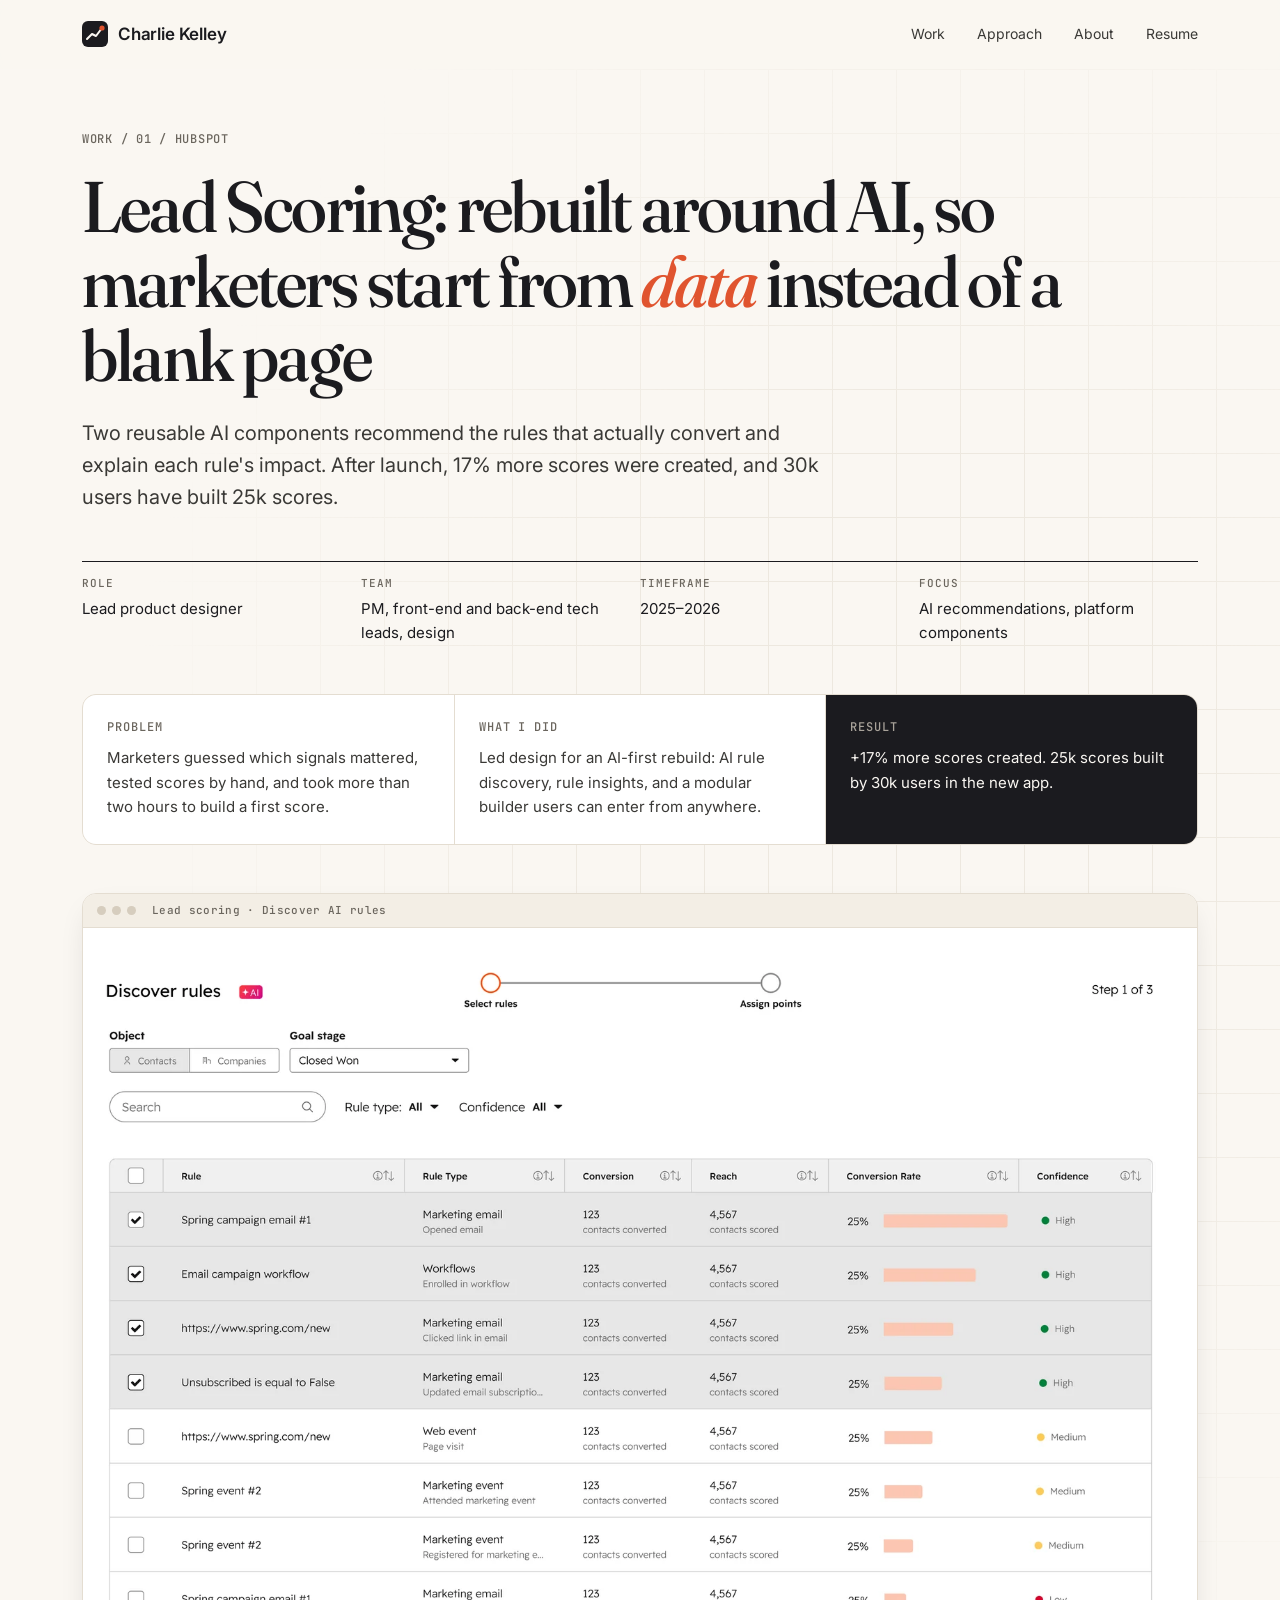
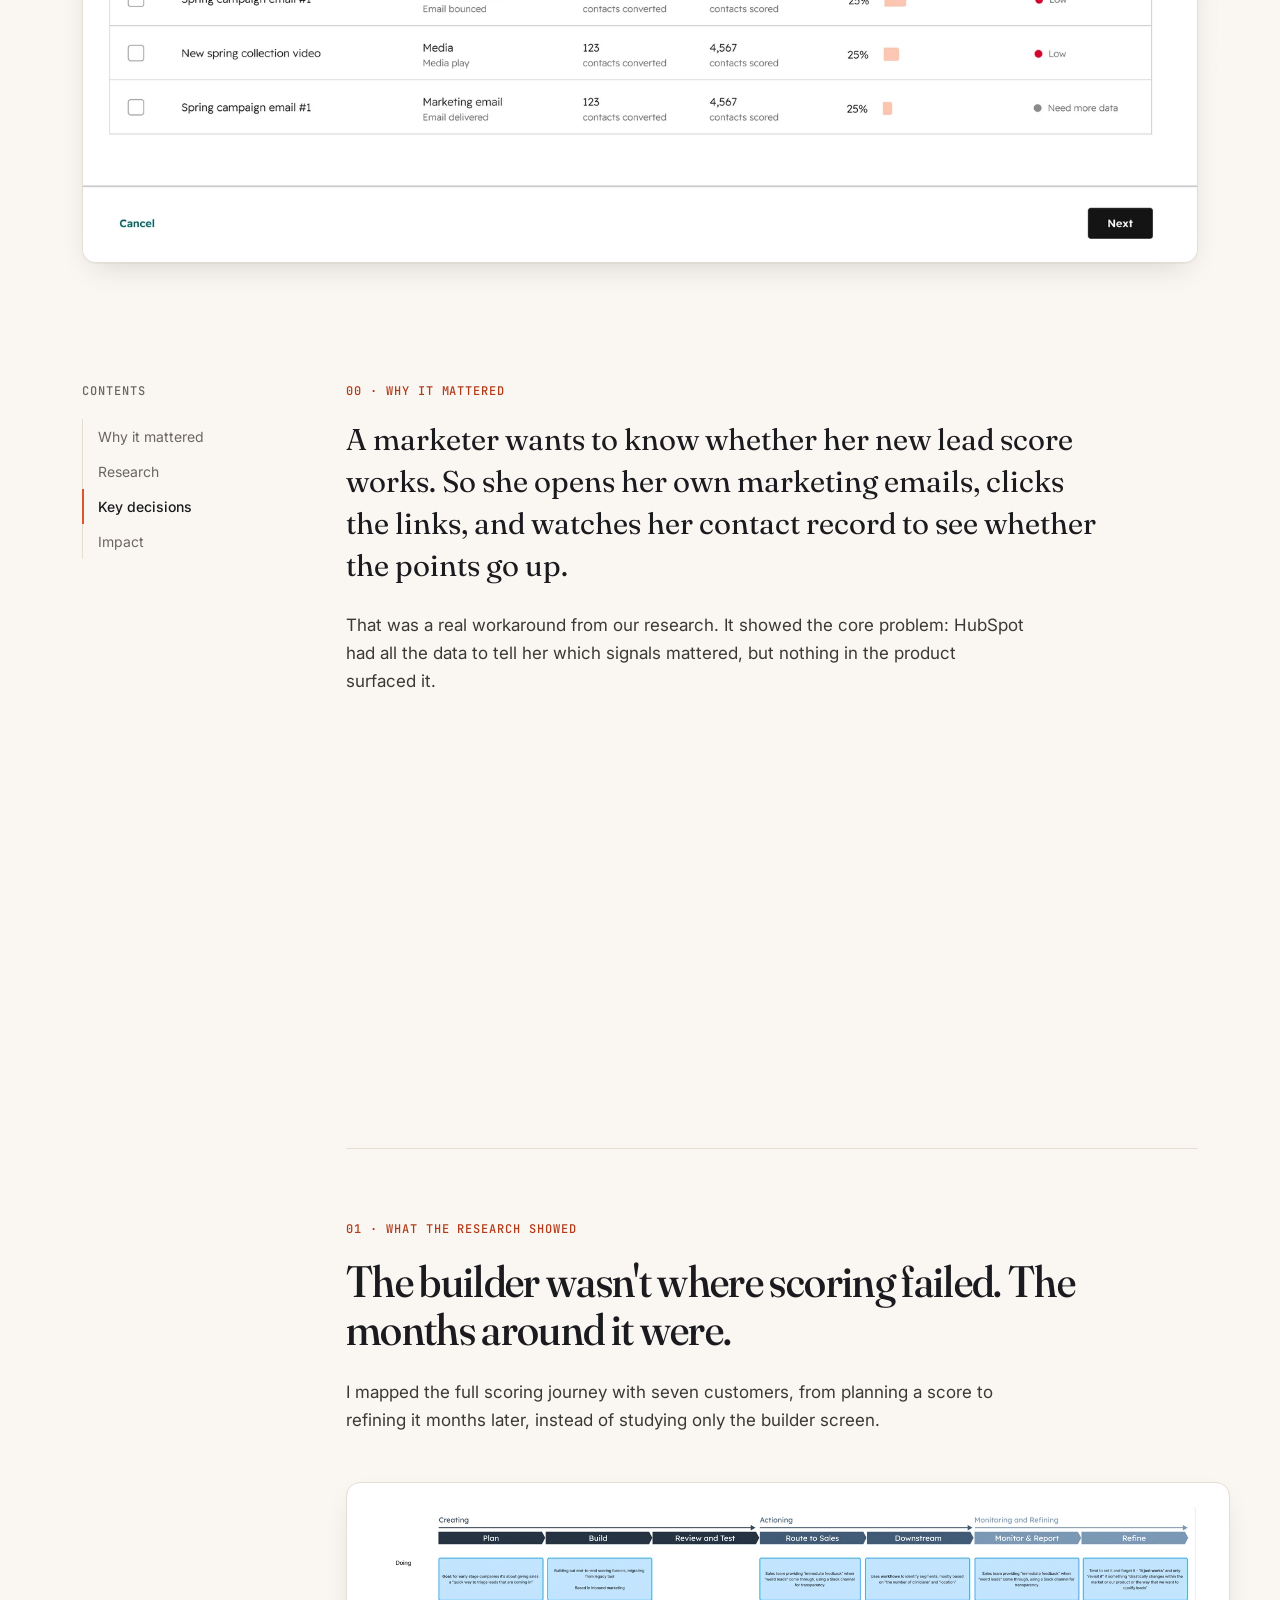
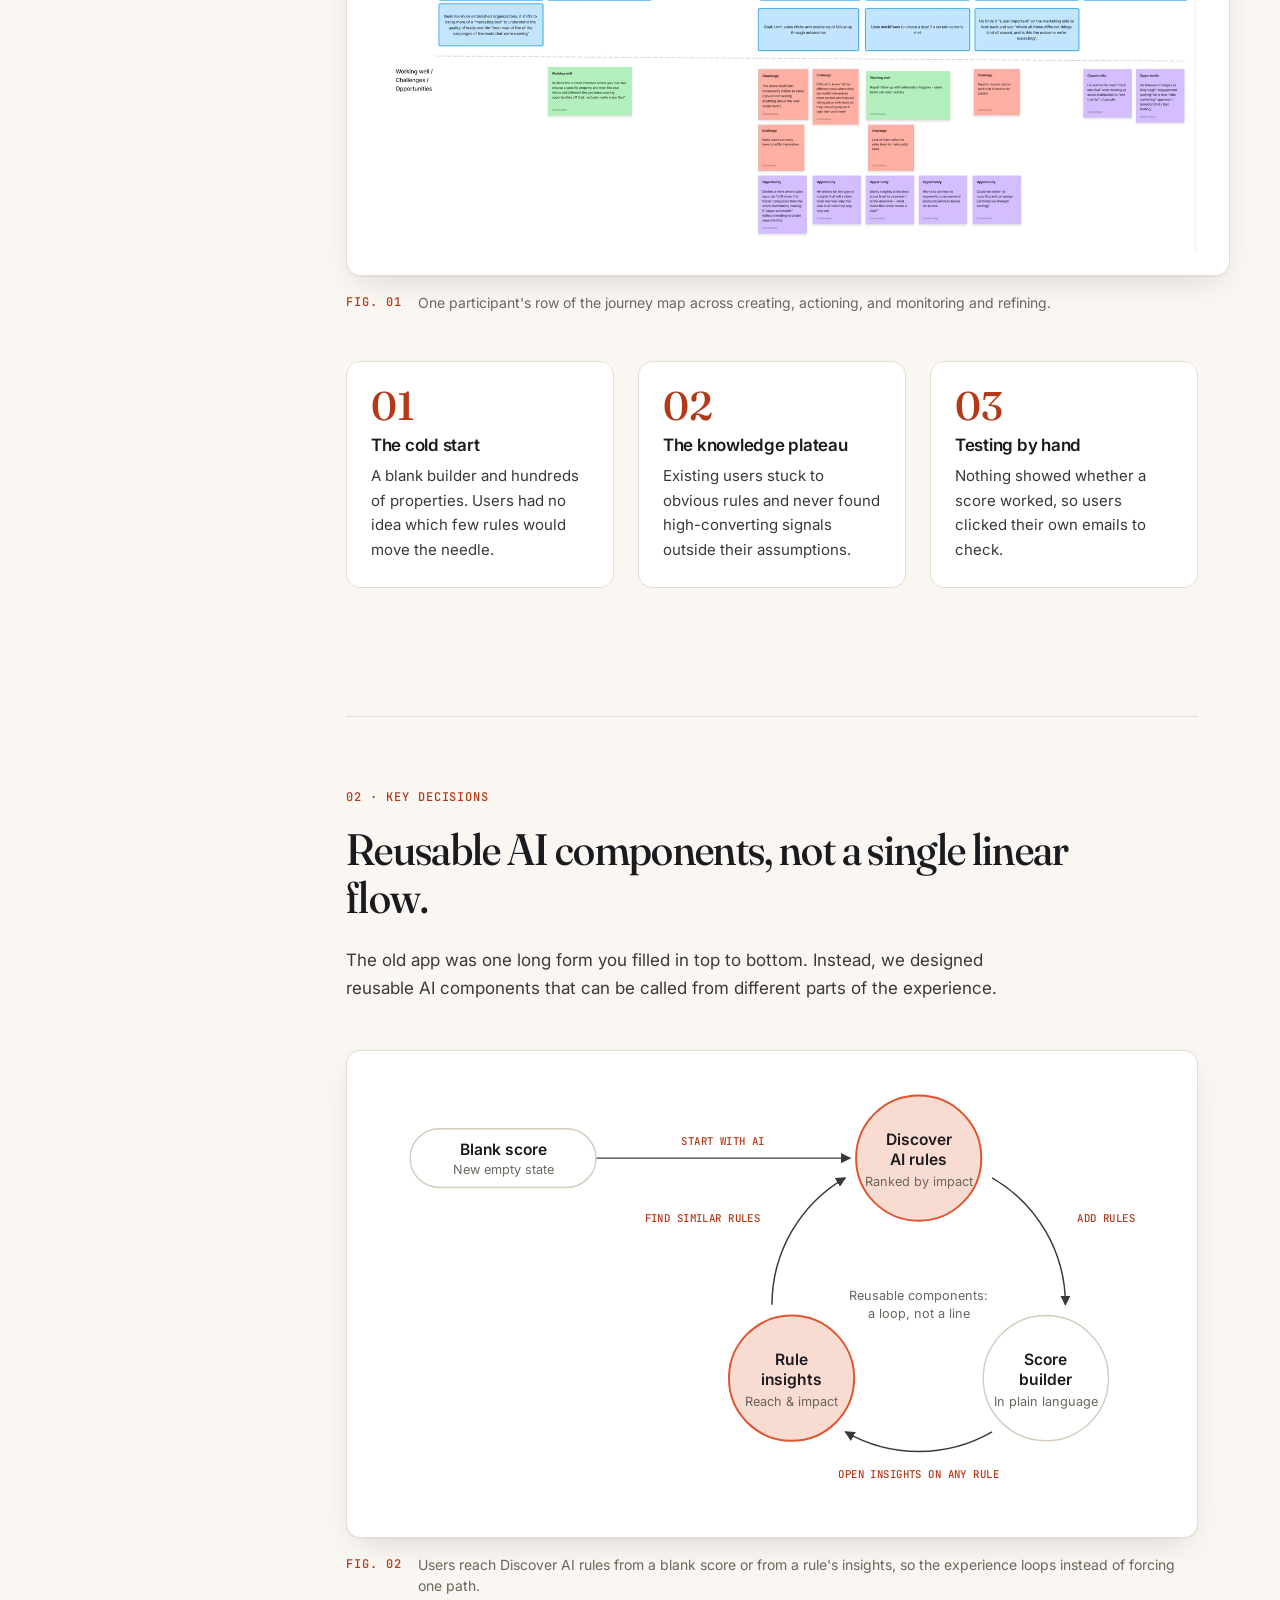
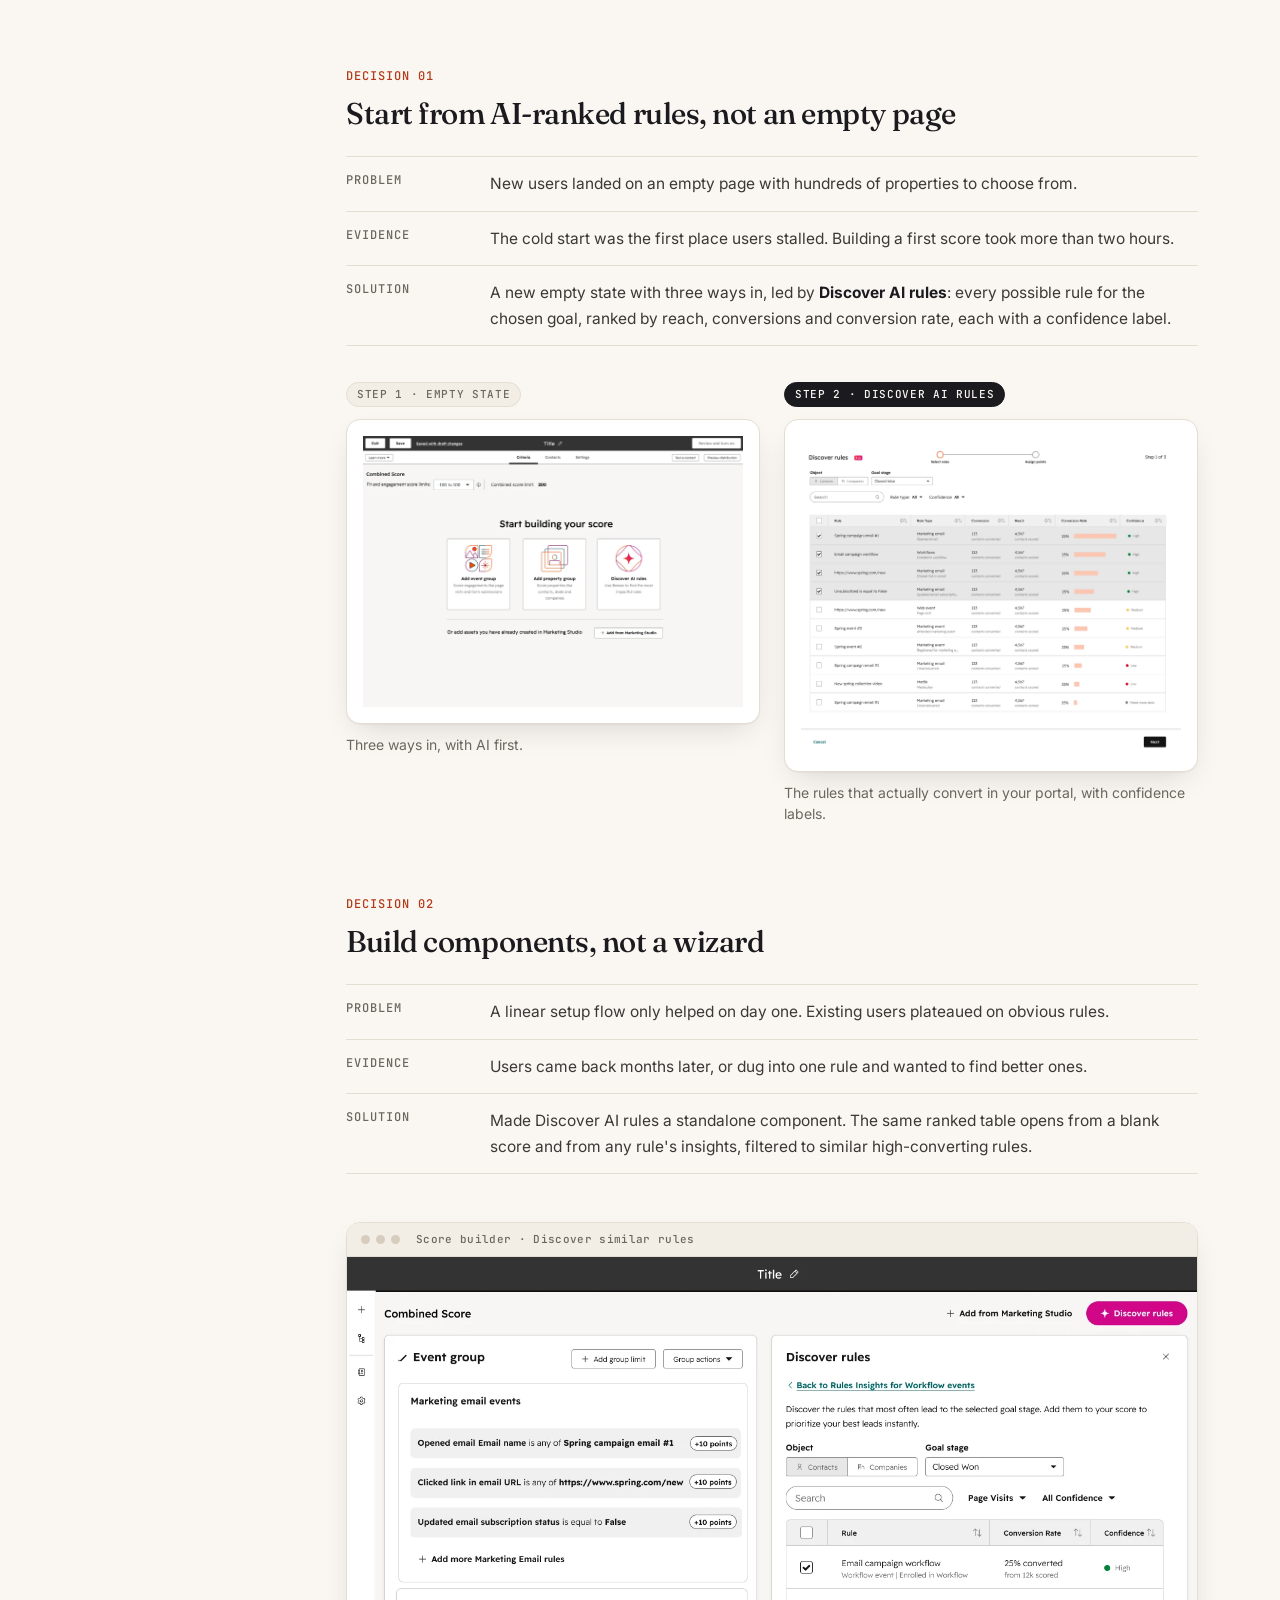
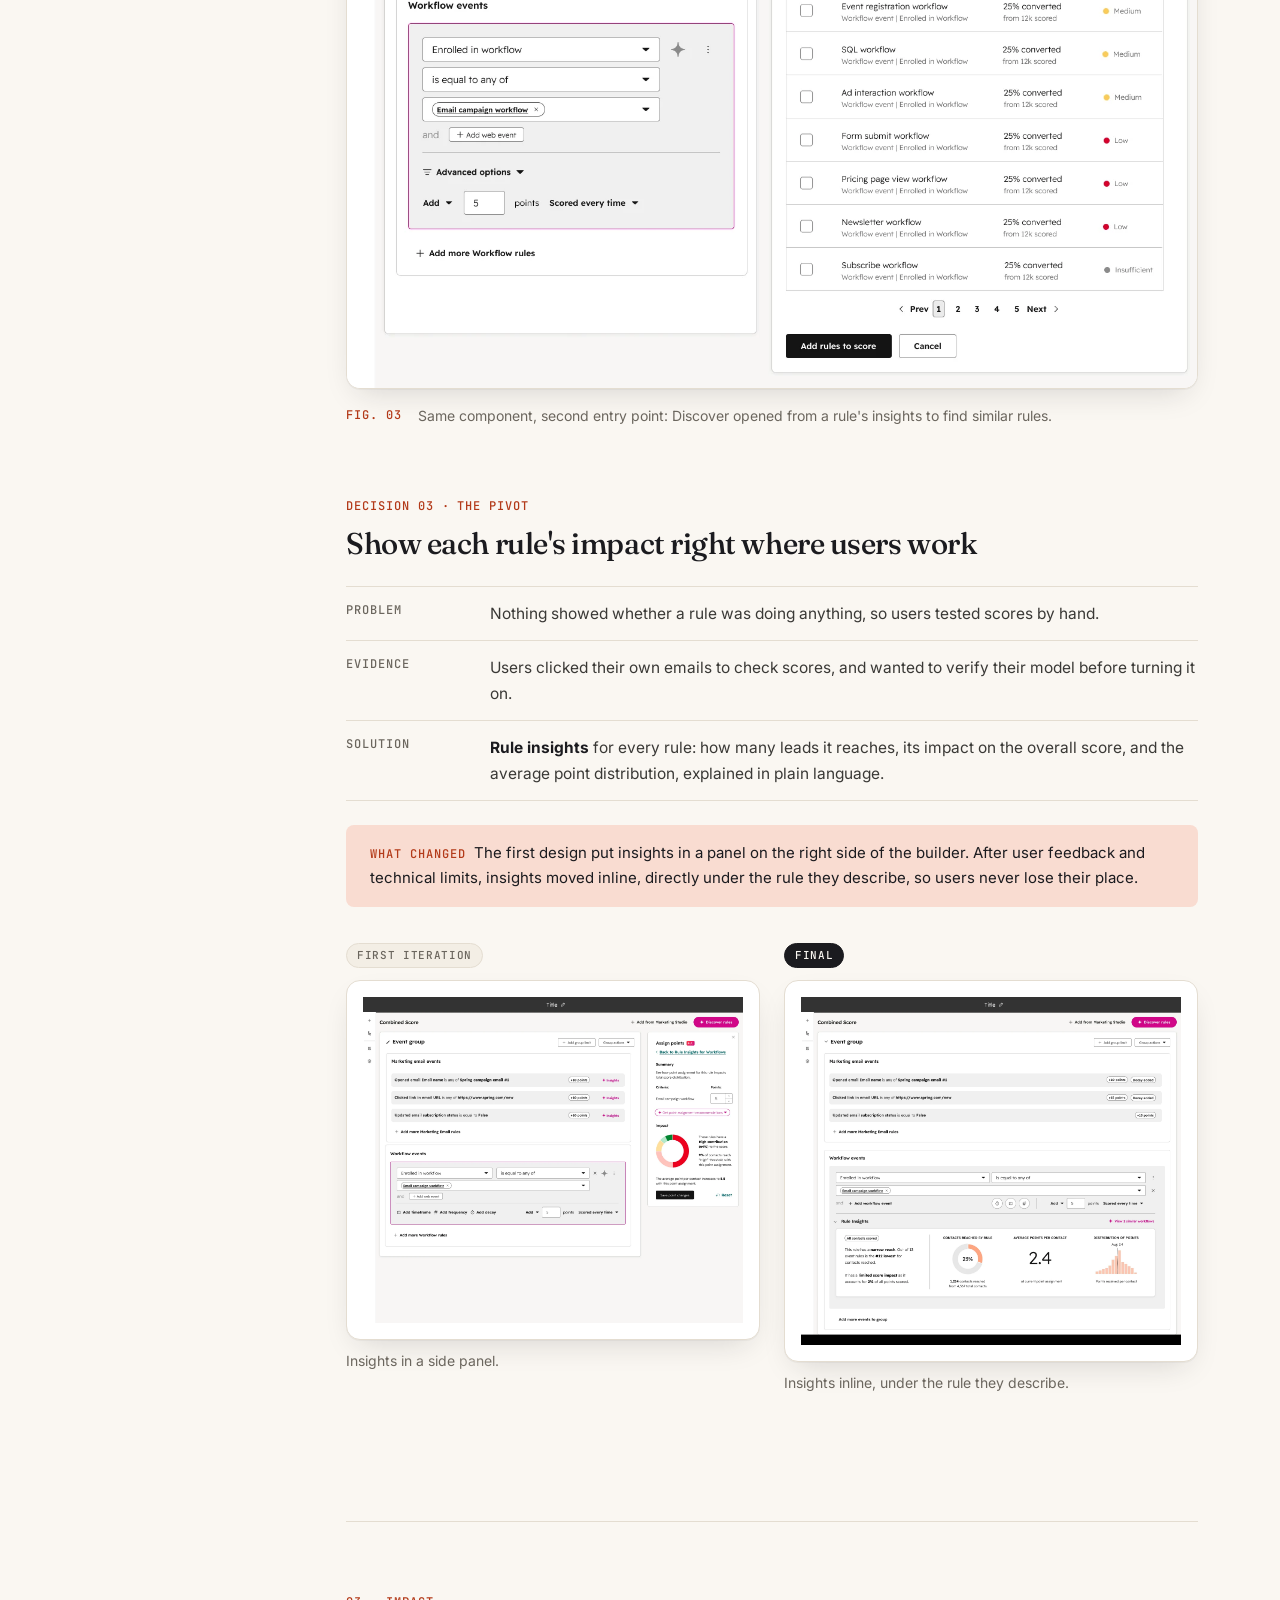
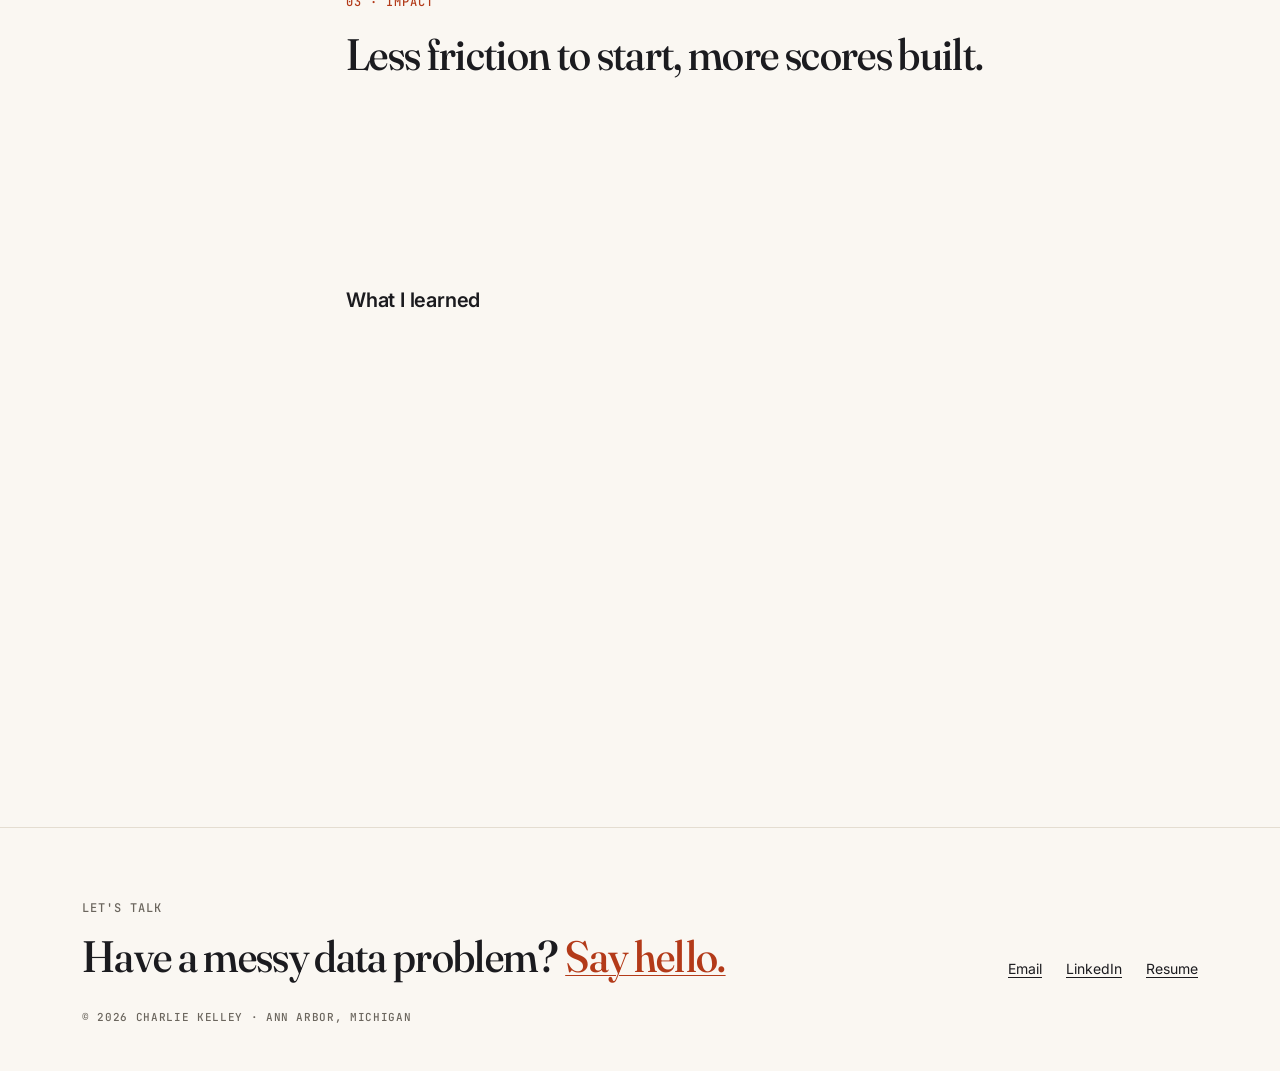
<file: lead-scoring.html>
<!doctype html>
<html lang="en" class="no-js">
<head>
  <meta charset="utf-8">
  <meta name="viewport" content="width=device-width, initial-scale=1">
  <title>Lead Scoring · Charlie Kelley</title>
  <meta name="description" content="Case study: rebuilding HubSpot Lead Scoring around reusable AI components.">
  <link rel="preconnect" href="https://fonts.googleapis.com">
  <link rel="preconnect" href="https://fonts.gstatic.com" crossorigin>
  <link href="https://fonts.googleapis.com/css2?family=Fraunces:ital,opsz,wght,SOFT@0,9..144,400..600,30;1,9..144,400,30&family=Inter:wght@400;500;600&family=JetBrains+Mono:wght@500&display=swap" rel="stylesheet">
  <link rel="stylesheet" href="assets/v2.css">
</head>
<body>

<nav class="nav" aria-label="Main">
  <div class="wrap">
    <a class="brand" href="index.html">
      <svg class="brand-mark" viewBox="0 0 26 26" aria-hidden="true"><rect width="26" height="26" rx="6" fill="#1B1B1F"/><path d="M5 18 L10 13 L14 15 L20 7" fill="none" stroke="#FAF7F2" stroke-width="2" stroke-linecap="round" stroke-linejoin="round"/><circle cx="20" cy="7" r="2.6" fill="#E0542F"/></svg>
      Charlie Kelley
    </a>
    <ul>
      <li><a href="index.html#work">Work</a></li>
      <li><a href="index.html#approach">Approach</a></li>
      <li><a href="index.html#about">About</a></li>
      <li class="hide-sm"><a href="Charlie-Kelley-Resume.pdf">Resume</a></li>
    </ul>
  </div>
</nav>

<main>
  <header class="cs-hero">
    <div class="grid-bg" aria-hidden="true"></div>
    <div class="wrap">
      <p class="crumbs"><a href="index.html#work">Work</a> / 01 / HubSpot</p>
      <h1>Lead Scoring: rebuilt around AI, so marketers start from <em class="accent-text">data</em> instead of a blank page</h1>
      <p class="lead">Two reusable AI components recommend the rules that actually convert and explain each rule's impact. After launch, 17% more scores were created, and 30k users have built 25k scores.</p>
      <dl class="meta">
        <div><dt>Role</dt><dd>Lead product designer</dd></div>
        <div><dt>Team</dt><dd>PM, front-end and back-end tech leads, design</dd></div>
        <div><dt>Timeframe</dt><dd>2025–2026</dd></div>
        <div><dt>Focus</dt><dd>AI recommendations, platform components</dd></div>
      </dl>
      <div class="tldr reveal">
        <div><span class="label">Problem</span><p>Marketers guessed which signals mattered, tested scores by hand, and took more than two hours to build a first score.</p></div>
        <div><span class="label">What I did</span><p>Led design for an AI-first rebuild: AI rule discovery, rule insights, and a modular builder users can enter from anywhere.</p></div>
        <div><span class="label">Result</span><p>+17% more scores created. 25k scores built by 30k users in the new app.</p></div>
      </div>
      <div class="cover reveal">
        <div class="frame"><div class="frame-bar"><i></i><i></i><i></i><span>Lead scoring · Discover AI rules</span></div><img src="assets/img/ls-discover.webp" alt="Discover AI rules table ranking rules by conversion rate and confidence"></div>
      </div>
    </div>
  </header>

  <div class="wrap cs-body">
    <aside class="toc" aria-label="Contents">
      <span class="label">Contents</span>
      <ol>
        <li><a href="#why">Why it mattered</a></li>
        <li><a href="#research">Research</a></li>
        <li><a href="#decisions">Key decisions</a></li>
        <li><a href="#impact">Impact</a></li>
      </ol>
    </aside>

    <article>
      <section class="chapter" id="why">
        <span class="chapter-num">00 · Why it mattered</span>
        <p class="hook" style="margin-top:16px">A marketer wants to know whether her new lead score works. So she opens her own marketing emails, clicks the links, and watches her contact record to see whether the points go up.</p>
        <div class="prose">
          <p>That was a real workaround from our research. It showed the core problem: HubSpot had all the data to tell her which signals mattered, but nothing in the product surfaced it.</p>
        </div>
        <div class="needs reveal">
          <div class="card">
            <span class="label">Business need</span>
            <p style="margin-top:8px">AI turned the buyer journey into an hourglass: fewer leads arrive, but they arrive ready to buy. Competitors were marketing instant setup and AI-built models. HubSpot's advantage was native data across the whole customer journey, but users couldn't get to it.</p>
            <p style="margin-top:12px"><strong>Target:</strong> a first score in under 30 minutes, down from 2+ hours.</p>
          </div>
          <div class="card">
            <span class="label">User need</span>
            <p style="margin-top:8px">Marketers needed to know which signals actually lead to customers and whether their score worked. Sales needed to see why a lead was prioritized so they could act on it.</p>
            <blockquote>"You need like a PhD in HubSpot to get things going."</blockquote>
          </div>
        </div>
      </section>

      <section class="chapter" id="research">
        <span class="chapter-num">01 · What the research showed</span>
        <h2>The builder wasn't where scoring failed. The months around it were.</h2>
        <div class="prose">
          <p>I mapped the full scoring journey with seven customers, from planning a score to refining it months later, instead of studying only the builder screen.</p>
        </div>
        <figure class="fig wide reveal">
          <div class="plate"><img src="assets/img/ls-research.webp" alt="Journey map row for one research participant across creating, actioning, and monitoring a lead score" loading="lazy"></div>
          <figcaption><span class="label">Fig. 01</span><span>One participant's row of the journey map across creating, actioning, and monitoring and refining.</span></figcaption>
        </figure>
        <div class="cards three reveal">
          <div class="card"><span class="big-num">01</span><h4>The cold start</h4><p>A blank builder and hundreds of properties. Users had no idea which few rules would move the needle.</p></div>
          <div class="card"><span class="big-num">02</span><h4>The knowledge plateau</h4><p>Existing users stuck to obvious rules and never found high-converting signals outside their assumptions.</p></div>
          <div class="card"><span class="big-num">03</span><h4>Testing by hand</h4><p>Nothing showed whether a score worked, so users clicked their own emails to check.</p></div>
        </div>
      </section>

      <section class="chapter" id="decisions">
        <span class="chapter-num">02 · Key decisions</span>
        <h2>Reusable AI components, not a single linear flow.</h2>
        <div class="prose">
          <p>The old app was one long form you filled in top to bottom. Instead, we designed reusable AI components that can be called from different parts of the experience.</p>
        </div>
        <figure class="fig diagram reveal">
          <div class="plate">
            <svg viewBox="0 0 820 440" role="img" aria-label="A loop of three reusable components: Discover AI rules leads to the score builder, the builder opens rule insights, and insights lead back to Discover to find similar rules. A blank score enters the loop at Discover.">
              <defs><marker id="arw" viewBox="0 0 10 10" refX="9" refY="5" markerWidth="7" markerHeight="7" orient="auto-start-reverse"><path d="M0 0L10 5L0 10z" class="d-head"/></marker></defs>
              <g class="d-edge">
                <path d="M230 85H490" marker-end="url(#arw)"/>
                <path d="M635 105.1A150 150 0 0 1 710 235" marker-end="url(#arw)"/>
                <path d="M635 364.9A150 150 0 0 1 485 364.9" marker-end="url(#arw)"/>
                <path d="M410 235A150 150 0 0 1 485 105.1" marker-end="url(#arw)"/>
              </g>
              <g><rect x="40" y="55" width="190" height="60" rx="30" class="d-box"/>
                <text x="135" y="82" class="d-name">Blank score</text><text x="135" y="101" class="d-sub">New empty state</text></g>
              <g><circle cx="560" cy="85" r="64" class="d-box d-accent"/>
                <text x="560" y="72" class="d-name">Discover</text><text x="560" y="92" class="d-name">AI rules</text><text x="560" y="113" class="d-sub">Ranked by impact</text></g>
              <g><circle cx="690" cy="310" r="64" class="d-box"/>
                <text x="690" y="297" class="d-name">Score</text><text x="690" y="317" class="d-name">builder</text><text x="690" y="338" class="d-sub">In plain language</text></g>
              <g><circle cx="430" cy="310" r="64" class="d-box d-accent"/>
                <text x="430" y="297" class="d-name">Rule</text><text x="430" y="317" class="d-name">insights</text><text x="430" y="338" class="d-sub">Reach &amp; impact</text></g>
              <text x="360" y="72" class="d-label">Start with AI</text>
              <text x="722" y="150" class="d-label d-start">Add rules</text>
              <text x="560" y="412" class="d-label">Open insights on any rule</text>
              <text x="398" y="150" class="d-label d-end">Find similar rules</text>
              <text x="560" y="230" class="d-sub">Reusable components:</text>
              <text x="560" y="248" class="d-sub">a loop, not a line</text>
            </svg>
          </div>
          <figcaption><span class="label">Fig. 02</span><span>Users reach Discover AI rules from a blank score or from a rule's insights, so the experience loops instead of forcing one path.</span></figcaption>
        </figure>

        <div class="decision reveal">
          <span class="label">Decision 01</span>
          <h3>Start from AI-ranked rules, not an empty page</h3>
          <dl class="pes">
            <div><dt>Problem</dt><dd>New users landed on an empty page with hundreds of properties to choose from.</dd></div>
            <div><dt>Evidence</dt><dd>The cold start was the first place users stalled. Building a first score took more than two hours.</dd></div>
            <div><dt>Solution</dt><dd>A new empty state with three ways in, led by <strong>Discover AI rules</strong>: every possible rule for the chosen goal, ranked by reach, conversions and conversion rate, each with a confidence label.</dd></div>
          </dl>
          <div class="compare">
            <figure class="fig" style="margin:0"><span class="tag">Step 1 · Empty state</span><div class="plate"><img src="assets/img/ls-start.webp" alt="New lead scoring empty state with three ways to start, led by Discover AI rules" loading="lazy"></div><figcaption>Three ways in, with AI first.</figcaption></figure>
            <figure class="fig after" style="margin:0"><span class="tag">Step 2 · Discover AI rules</span><div class="plate"><img src="assets/img/ls-discover.webp" alt="Discover AI rules table ranked by conversion rate with confidence labels" loading="lazy"></div><figcaption>The rules that actually convert in your portal, with confidence labels.</figcaption></figure>
          </div>
        </div>

        <div class="decision reveal">
          <span class="label">Decision 02</span>
          <h3>Build components, not a wizard</h3>
          <dl class="pes">
            <div><dt>Problem</dt><dd>A linear setup flow only helped on day one. Existing users plateaued on obvious rules.</dd></div>
            <div><dt>Evidence</dt><dd>Users came back months later, or dug into one rule and wanted to find better ones.</dd></div>
            <div><dt>Solution</dt><dd>Made Discover AI rules a standalone component. The same ranked table opens from a blank score and from any rule's insights, filtered to similar high-converting rules.</dd></div>
          </dl>
          <figure class="fig">
            <div class="frame"><div class="frame-bar"><i></i><i></i><i></i><span>Score builder · Discover similar rules</span></div><img src="assets/img/ls-discover-panel.webp" alt="Discover AI rules opened in a panel from a rule's insights to find similar rules" loading="lazy"></div>
            <figcaption><span class="label">Fig. 03</span><span>Same component, second entry point: Discover opened from a rule's insights to find similar rules.</span></figcaption>
          </figure>
        </div>

        <div class="decision reveal">
          <span class="label">Decision 03 · The pivot</span>
          <h3>Show each rule's impact right where users work</h3>
          <dl class="pes">
            <div><dt>Problem</dt><dd>Nothing showed whether a rule was doing anything, so users tested scores by hand.</dd></div>
            <div><dt>Evidence</dt><dd>Users clicked their own emails to check scores, and wanted to verify their model before turning it on.</dd></div>
            <div><dt>Solution</dt><dd><strong>Rule insights</strong> for every rule: how many leads it reaches, its impact on the overall score, and the average point distribution, explained in plain language.</dd></div>
          </dl>
          <p class="note"><span class="label">What changed</span>The first design put insights in a panel on the right side of the builder. After user feedback and technical limits, insights moved inline, directly under the rule they describe, so users never lose their place.</p>
          <div class="compare">
            <figure class="fig" style="margin:0"><span class="tag">First iteration</span><div class="plate"><img src="assets/img/ls-insights-v1.webp" alt="First iteration: rule insights in a side panel" loading="lazy"></div><figcaption>Insights in a side panel.</figcaption></figure>
            <figure class="fig after" style="margin:0"><span class="tag">Final</span><div class="plate"><img src="assets/img/ls-insights.webp" alt="Final design: rule insights shown inline under each rule" loading="lazy"></div><figcaption>Insights inline, under the rule they describe.</figcaption></figure>
          </div>
        </div>
      </section>

      <section class="chapter" id="impact">
        <span class="chapter-num">03 · Impact</span>
        <h2>Less friction to start, more scores built.</h2>
        <div class="wells lg reveal">
          <div class="well"><b>+17<span class="unit">%</span></b><span>more scores created after reducing the friction to start</span></div>
          <div class="well"><b>25<span class="unit">k</span></b><span>scores created in the new app</span></div>
          <div class="well"><b>30<span class="unit">k</span></b><span>users building scores</span></div>
        </div>

        <h3>What I learned</h3>
        <div class="lessons reveal">
          <div><b>Map the whole job, not the screen.</b><p>The builder wasn't where scoring failed. The handoff and the months after were.</p></div>
          <div><b>Confidence is a design material.</b><p>Users didn't need more rules. They needed to see that their rules worked.</p></div>
          <div><b>Components outlast flows.</b><p>Building Discover and Insights as reusable pieces let one design serve new and returning users.</p></div>
        </div>

        <a class="next-proj reveal" href="ai-insights.html">
          <div><span class="label">Next case study · 02</span><h3>AI Insights in Reporting</h3></div>
          <span class="arr">→</span>
        </a>
      </section>
    </article>
  </div>
</main>

<footer>
  <div class="wrap">
    <div>
      <span class="label">Let's talk</span>
      <h2 style="margin-top:12px">Have a messy data problem? <a href="mailto:chkelley86@gmail.com" style="color:var(--accent-ink)">Say hello.</a></h2>
    </div>
    <div class="links">
      <a href="mailto:chkelley86@gmail.com">Email</a>
      <a href="https://www.linkedin.com/in/charlie-kelley-4b856020">LinkedIn</a>
      <a href="Charlie-Kelley-Resume.pdf">Resume</a>
    </div>
    <small>© 2026 Charlie Kelley · Ann Arbor, Michigan</small>
  </div>
</footer>

<script src="assets/v2.js"></script>
</body>
</html>
</file>
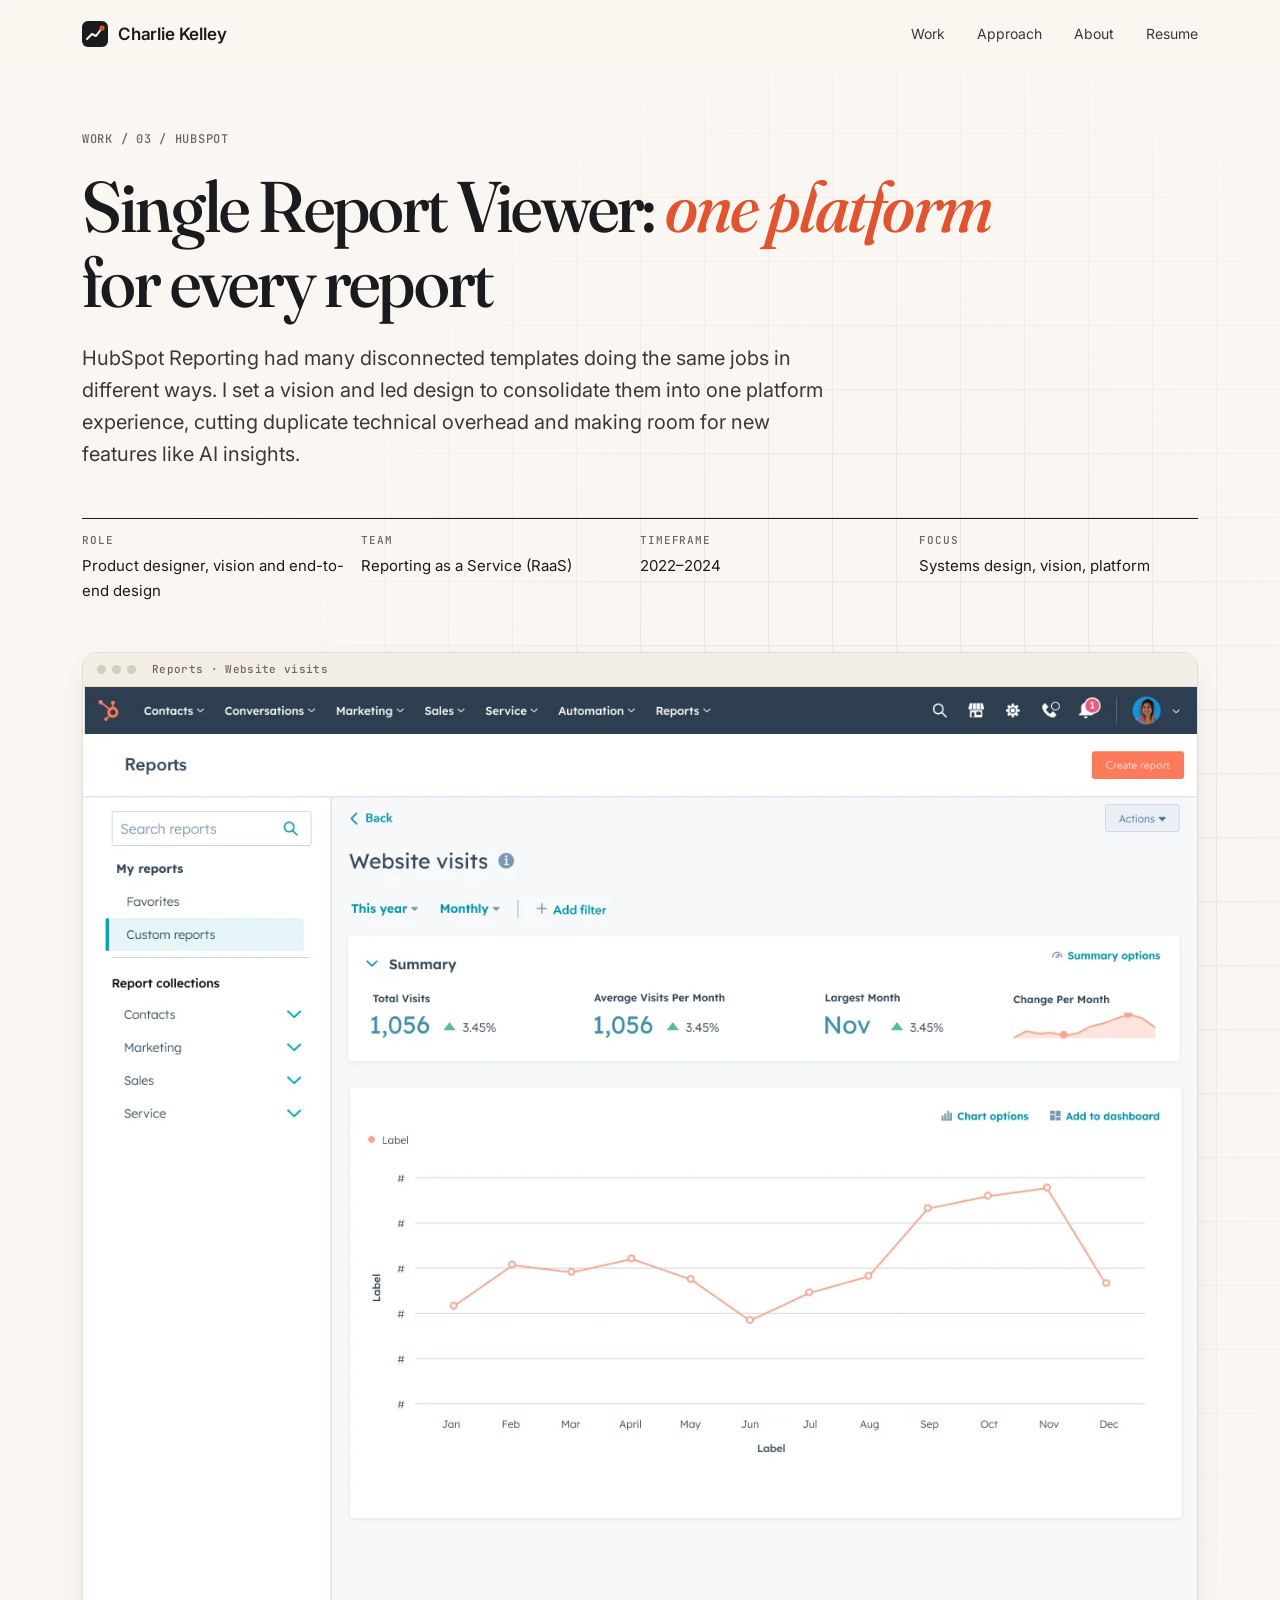
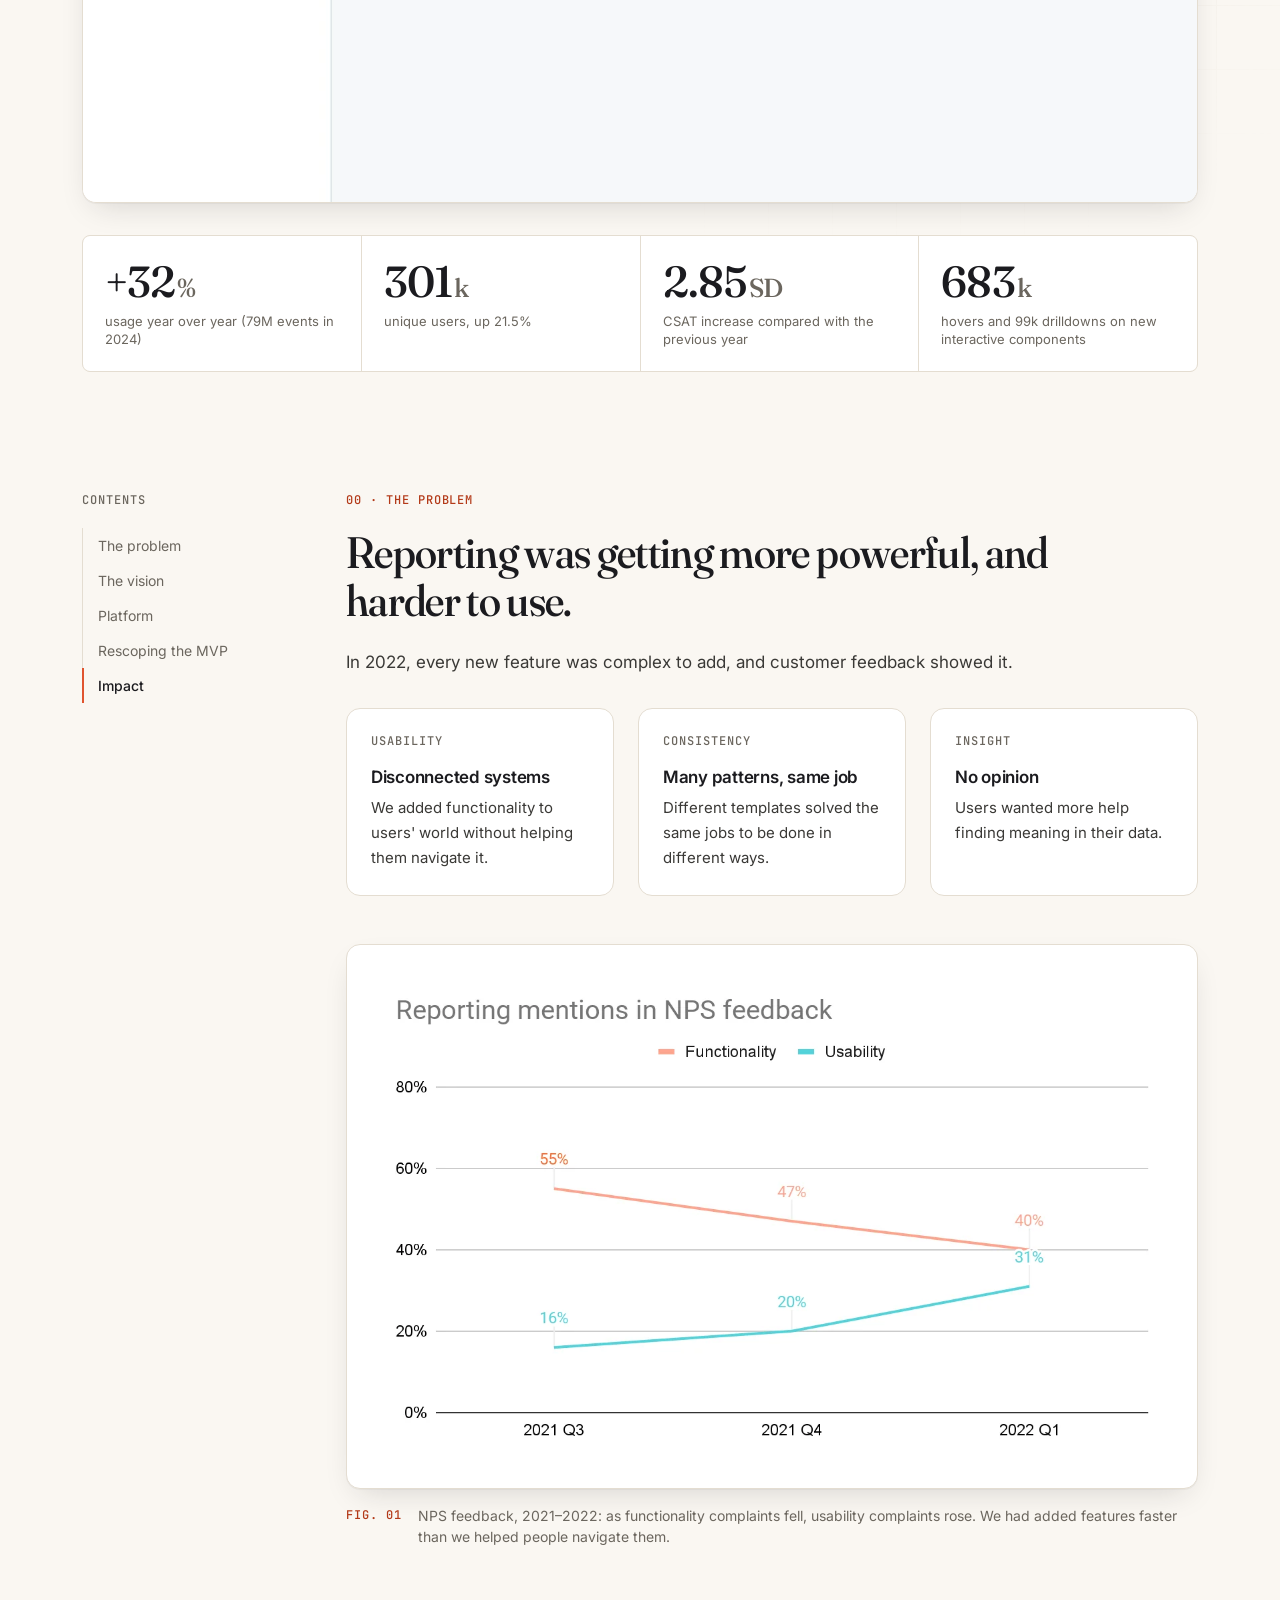
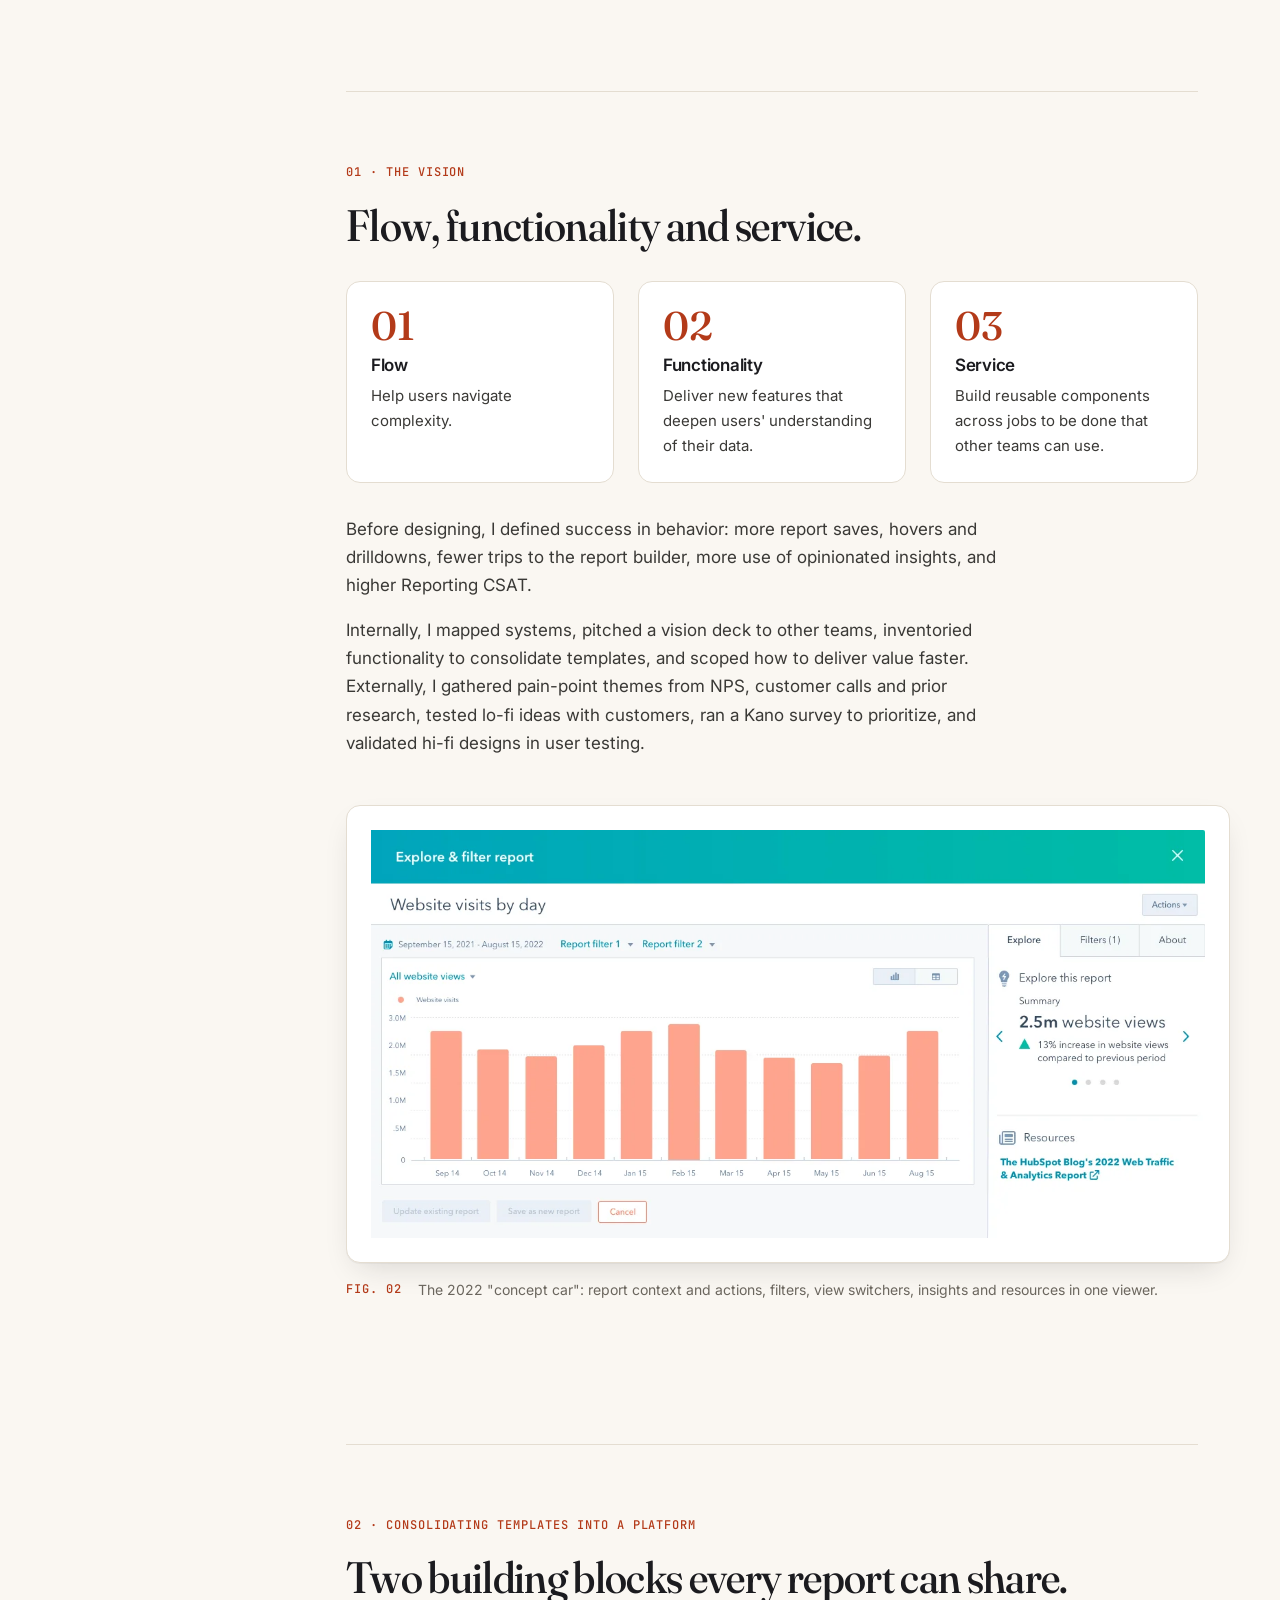
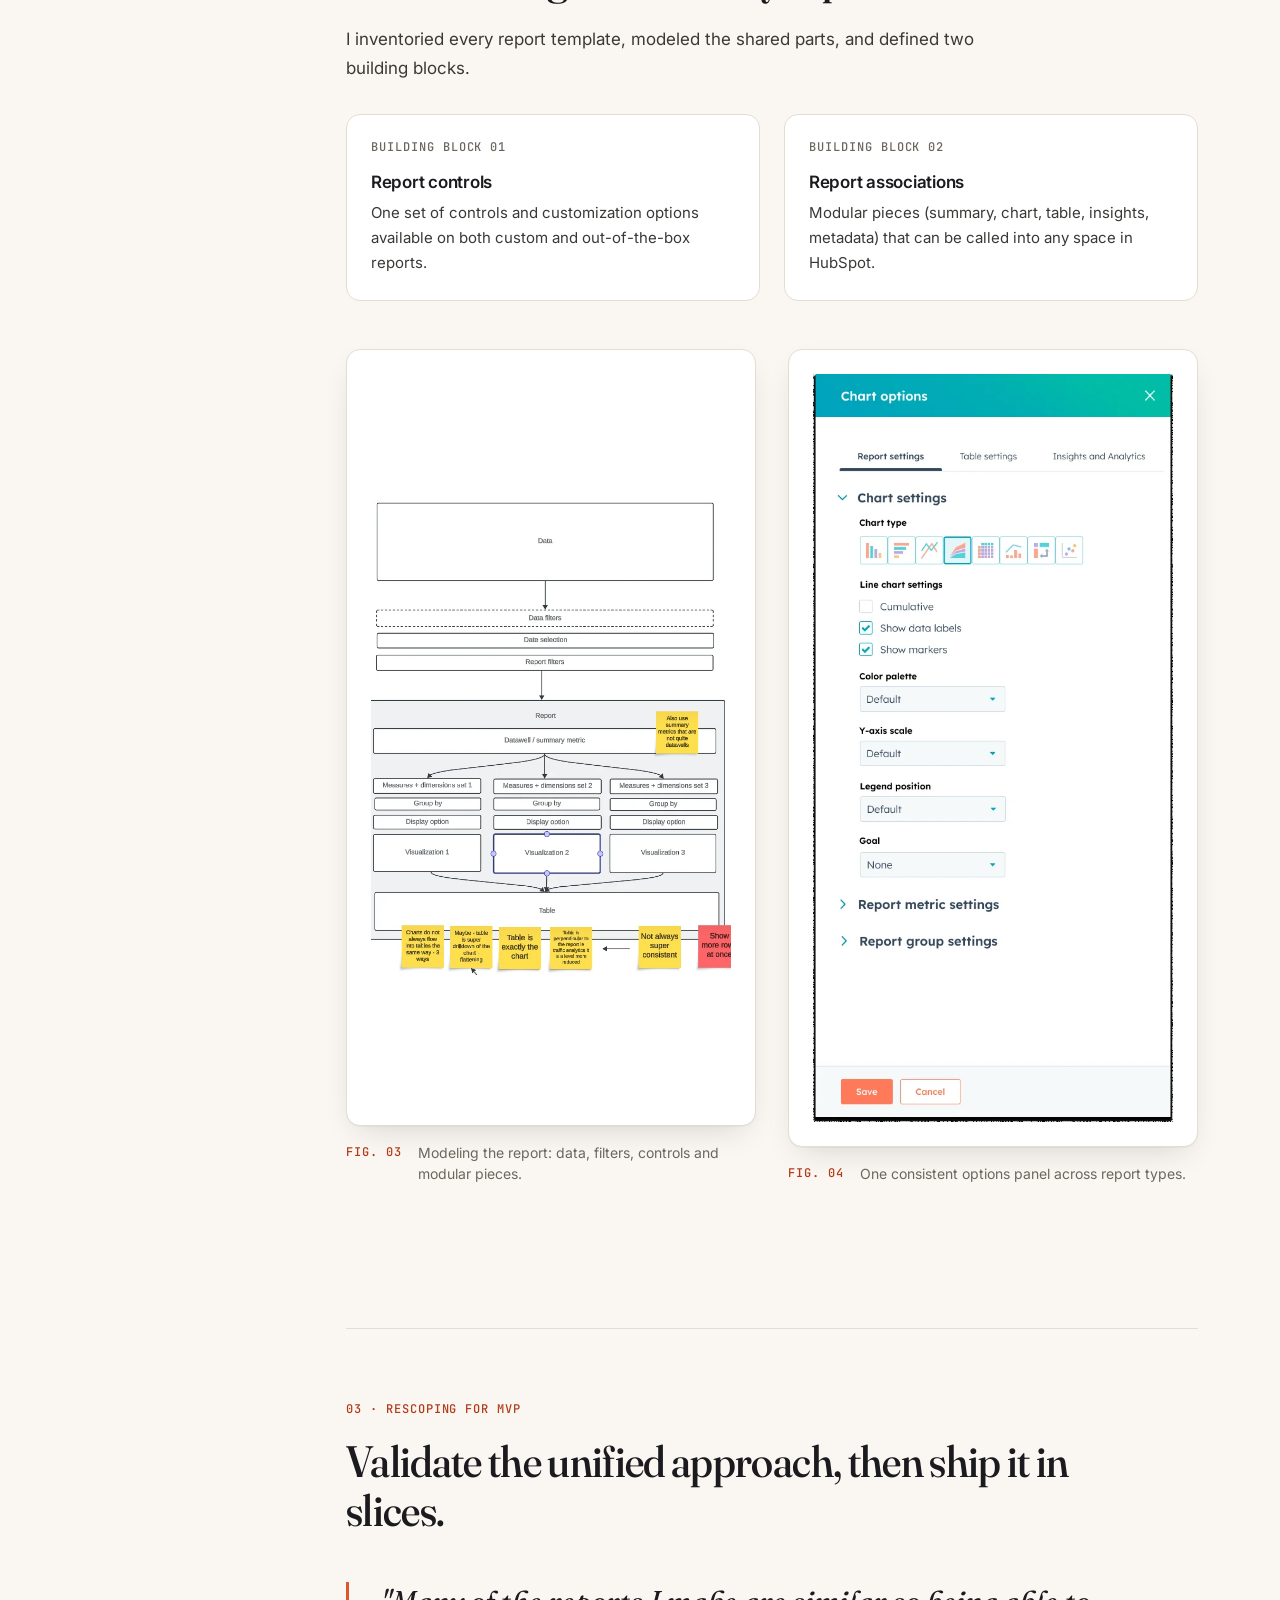
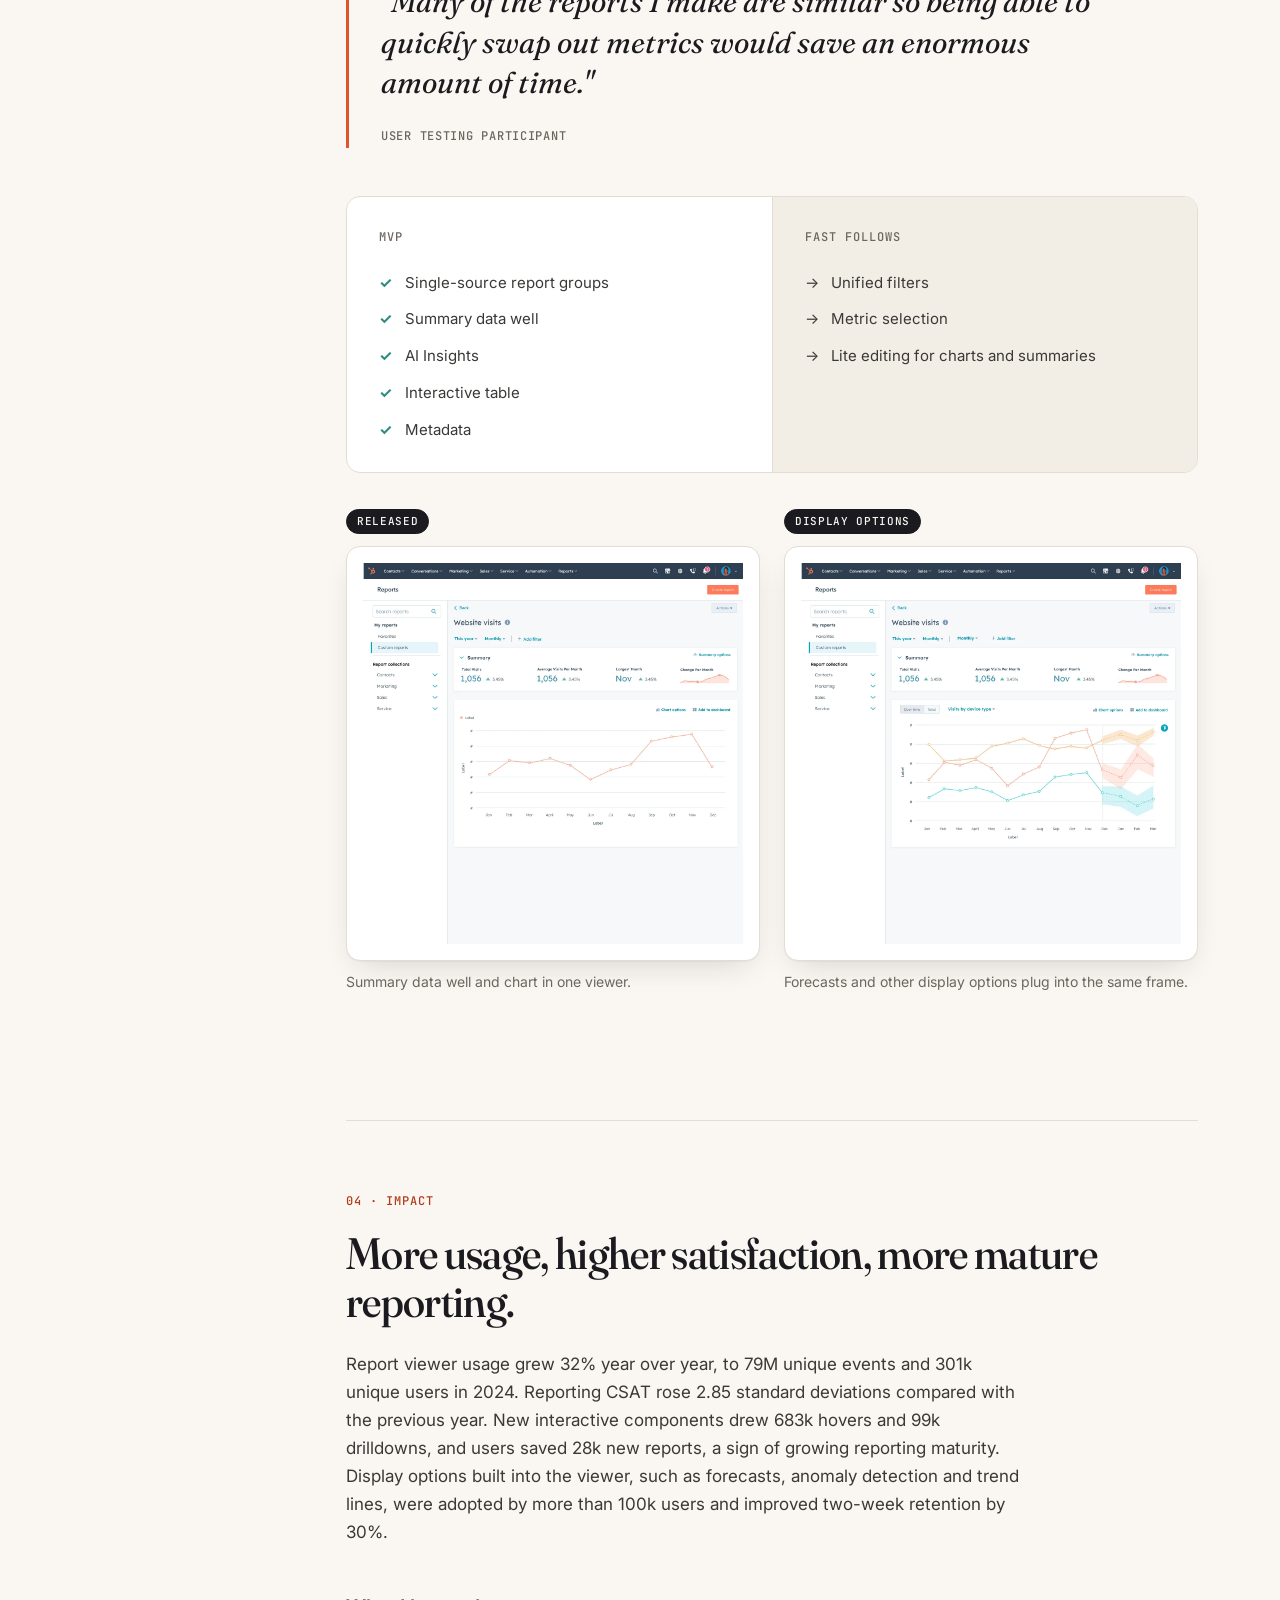
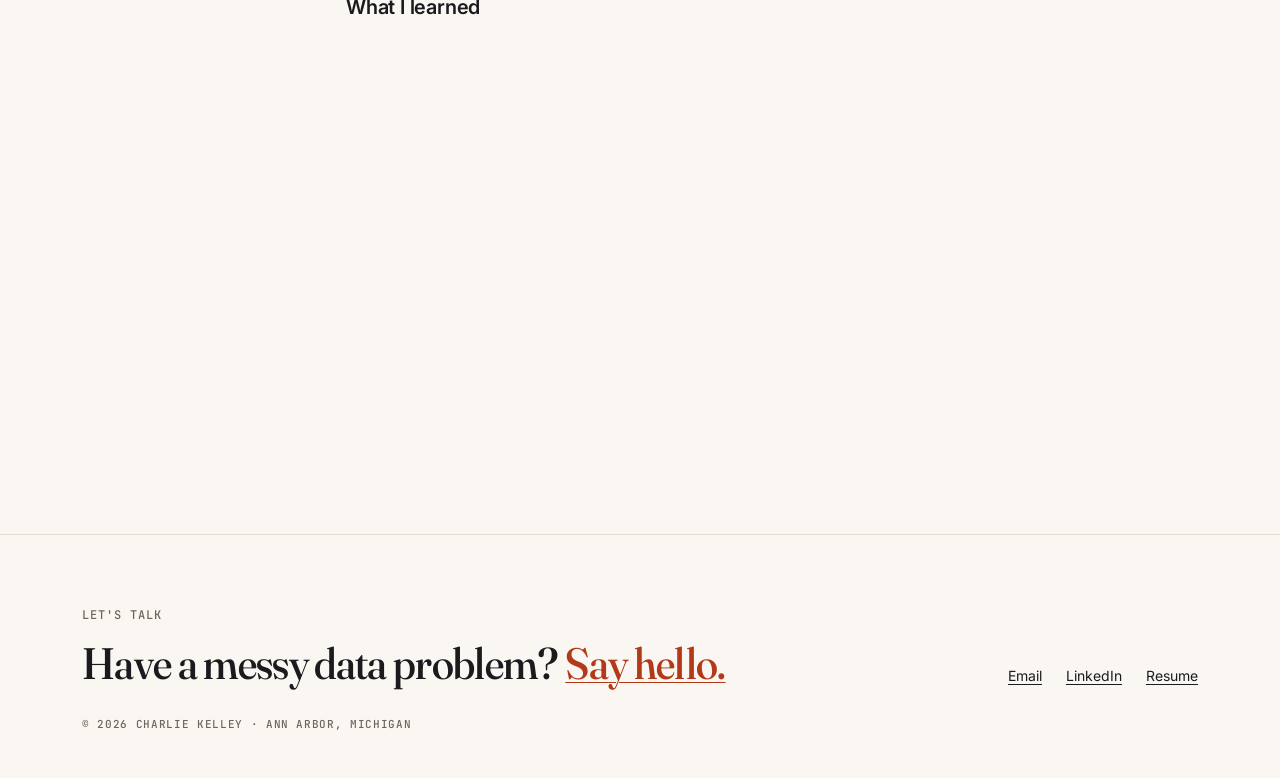
<file: report-viewer.html>
<!doctype html>
<html lang="en" class="no-js">
<head>
  <meta charset="utf-8">
  <meta name="viewport" content="width=device-width, initial-scale=1">
  <title>Single Report Viewer · Charlie Kelley</title>
  <meta name="description" content="Case study: consolidating HubSpot report templates into one platform experience.">
  <link rel="preconnect" href="https://fonts.googleapis.com">
  <link rel="preconnect" href="https://fonts.gstatic.com" crossorigin>
  <link href="https://fonts.googleapis.com/css2?family=Fraunces:ital,opsz,wght,SOFT@0,9..144,400..600,30;1,9..144,400,30&family=Inter:wght@400;500;600&family=JetBrains+Mono:wght@500&display=swap" rel="stylesheet">
  <link rel="stylesheet" href="assets/v2.css">
</head>
<body>

<nav class="nav" aria-label="Main">
  <div class="wrap">
    <a class="brand" href="index.html">
      <svg class="brand-mark" viewBox="0 0 26 26" aria-hidden="true"><rect width="26" height="26" rx="6" fill="#1B1B1F"/><path d="M5 18 L10 13 L14 15 L20 7" fill="none" stroke="#FAF7F2" stroke-width="2" stroke-linecap="round" stroke-linejoin="round"/><circle cx="20" cy="7" r="2.6" fill="#E0542F"/></svg>
      Charlie Kelley
    </a>
    <ul>
      <li><a href="index.html#work">Work</a></li>
      <li><a href="index.html#approach">Approach</a></li>
      <li><a href="index.html#about">About</a></li>
      <li class="hide-sm"><a href="Charlie-Kelley-Resume.pdf">Resume</a></li>
    </ul>
  </div>
</nav>

<main>
  <header class="cs-hero">
    <div class="grid-bg" aria-hidden="true"></div>
    <div class="wrap">
      <p class="crumbs"><a href="index.html#work">Work</a> / 03 / HubSpot</p>
      <h1>Single Report Viewer: <em class="accent-text">one platform</em> for every report</h1>
      <p class="lead">HubSpot Reporting had many disconnected templates doing the same jobs in different ways. I set a vision and led design to consolidate them into one platform experience, cutting duplicate technical overhead and making room for new features like AI insights.</p>
      <dl class="meta">
        <div><dt>Role</dt><dd>Product designer, vision and end-to-end design</dd></div>
        <div><dt>Team</dt><dd>Reporting as a Service (RaaS)</dd></div>
        <div><dt>Timeframe</dt><dd>2022–2024</dd></div>
        <div><dt>Focus</dt><dd>Systems design, vision, platform</dd></div>
      </dl>
      <div class="cover reveal">
        <div class="frame"><div class="frame-bar"><i></i><i></i><i></i><span>Reports · Website visits</span></div><img src="assets/img/srv-final.webp" alt="Redesigned report viewer with summary metrics above a line chart"></div>
      </div>
      <div class="wells lg reveal" style="margin-top:32px">
        <div class="well"><b>+32<span class="unit">%</span></b><span>usage year over year (79M events in 2024)</span></div>
        <div class="well"><b>301<span class="unit">k</span></b><span>unique users, up 21.5%</span></div>
        <div class="well"><b>2.85<span class="unit">SD</span></b><span>CSAT increase compared with the previous year</span></div>
        <div class="well"><b>683<span class="unit">k</span></b><span>hovers and 99k drilldowns on new interactive components</span></div>
      </div>
    </div>
  </header>

  <div class="wrap cs-body">
    <aside class="toc" aria-label="Contents">
      <span class="label">Contents</span>
      <ol>
        <li><a href="#problem">The problem</a></li>
        <li><a href="#vision">The vision</a></li>
        <li><a href="#platform">Platform</a></li>
        <li><a href="#mvp">Rescoping the MVP</a></li>
        <li><a href="#impact">Impact</a></li>
      </ol>
    </aside>

    <article>
      <section class="chapter" id="problem">
        <span class="chapter-num">00 · The problem</span>
        <h2>Reporting was getting more powerful, and harder to use.</h2>
        <div class="prose">
          <p>In 2022, every new feature was complex to add, and customer feedback showed it.</p>
        </div>
        <div class="cards three reveal">
          <div class="card"><span class="label">Usability</span><h4>Disconnected systems</h4><p>We added functionality to users' world without helping them navigate it.</p></div>
          <div class="card"><span class="label">Consistency</span><h4>Many patterns, same job</h4><p>Different templates solved the same jobs to be done in different ways.</p></div>
          <div class="card"><span class="label">Insight</span><h4>No opinion</h4><p>Users wanted more help finding meaning in their data.</p></div>
        </div>
        <figure class="fig reveal">
          <div class="plate"><img src="assets/img/srv-problem.webp" alt="Line chart of reporting mentions in NPS feedback, showing usability complaints rising while functionality complaints fall" loading="lazy"></div>
          <figcaption><span class="label">Fig. 01</span><span>NPS feedback, 2021–2022: as functionality complaints fell, usability complaints rose. We had added features faster than we helped people navigate them.</span></figcaption>
        </figure>
      </section>

      <section class="chapter" id="vision">
        <span class="chapter-num">01 · The vision</span>
        <h2>Flow, functionality and service.</h2>
        <div class="cards three reveal">
          <div class="card"><span class="big-num">01</span><h4>Flow</h4><p>Help users navigate complexity.</p></div>
          <div class="card"><span class="big-num">02</span><h4>Functionality</h4><p>Deliver new features that deepen users' understanding of their data.</p></div>
          <div class="card"><span class="big-num">03</span><h4>Service</h4><p>Build reusable components across jobs to be done that other teams can use.</p></div>
        </div>
        <div class="prose">
          <p>Before designing, I defined success in behavior: more report saves, hovers and drilldowns, fewer trips to the report builder, more use of opinionated insights, and higher Reporting CSAT.</p>
          <p>Internally, I mapped systems, pitched a vision deck to other teams, inventoried functionality to consolidate templates, and scoped how to deliver value faster. Externally, I gathered pain-point themes from NPS, customer calls and prior research, tested lo-fi ideas with customers, ran a Kano survey to prioritize, and validated hi-fi designs in user testing.</p>
        </div>
        <figure class="fig wide reveal">
          <div class="plate"><img src="assets/img/srv-concept.webp" alt="Concept car design of a report viewer with explore panel, summary and resources" loading="lazy"></div>
          <figcaption><span class="label">Fig. 02</span><span>The 2022 "concept car": report context and actions, filters, view switchers, insights and resources in one viewer.</span></figcaption>
        </figure>
      </section>

      <section class="chapter" id="platform">
        <span class="chapter-num">02 · Consolidating templates into a platform</span>
        <h2>Two building blocks every report can share.</h2>
        <div class="prose">
          <p>I inventoried every report template, modeled the shared parts, and defined two building blocks.</p>
        </div>
        <div class="needs reveal">
          <div class="card"><span class="label">Building block 01</span><h4 style="margin-top:8px">Report controls</h4><p>One set of controls and customization options available on both custom and out-of-the-box reports.</p></div>
          <div class="card"><span class="label">Building block 02</span><h4 style="margin-top:8px">Report associations</h4><p>Modular pieces (summary, chart, table, insights, metadata) that can be called into any space in HubSpot.</p></div>
        </div>
        <div class="fig-row reveal">
          <figure class="fig">
            <div class="plate"><img src="assets/img/srv-model.webp" alt="System model diagram of data, report, filters, display options and modular report pieces" loading="lazy"></div>
            <figcaption><span class="label">Fig. 03</span><span>Modeling the report: data, filters, controls and modular pieces.</span></figcaption>
          </figure>
          <figure class="fig">
            <div class="plate"><img src="assets/img/srv-options.webp" alt="Chart options panel with chart type, settings and report metric controls" loading="lazy"></div>
            <figcaption><span class="label">Fig. 04</span><span>One consistent options panel across report types.</span></figcaption>
          </figure>
        </div>
      </section>

      <section class="chapter" id="mvp">
        <span class="chapter-num">03 · Rescoping for MVP</span>
        <h2>Validate the unified approach, then ship it in slices.</h2>
        <blockquote class="pull reveal">
          <p>"Many of the reports I make are similar so being able to quickly swap out metrics would save an enormous amount of time."</p>
          <cite>User testing participant</cite>
        </blockquote>
        <div class="scope reveal">
          <div class="yes"><span class="label">MVP</span>
            <ul><li>Single-source report groups</li><li>Summary data well</li><li>AI Insights</li><li>Interactive table</li><li>Metadata</li></ul>
          </div>
          <div class="next"><span class="label">Fast follows</span>
            <ul><li>Unified filters</li><li>Metric selection</li><li>Lite editing for charts and summaries</li></ul>
          </div>
        </div>
        <div class="compare reveal">
          <figure class="fig after" style="margin:0"><span class="tag">Released</span><div class="plate"><img src="assets/img/srv-final.webp" alt="Released report viewer with summary metrics above a line chart" loading="lazy"></div><figcaption>Summary data well and chart in one viewer.</figcaption></figure>
          <figure class="fig after" style="margin:0"><span class="tag">Display options</span><div class="plate"><img src="assets/img/srv-forecast.webp" alt="Report viewer showing a line chart with a forecast band" loading="lazy"></div><figcaption>Forecasts and other display options plug into the same frame.</figcaption></figure>
        </div>
      </section>

      <section class="chapter" id="impact">
        <span class="chapter-num">04 · Impact</span>
        <h2>More usage, higher satisfaction, more mature reporting.</h2>
        <div class="prose">
          <p>Report viewer usage grew 32% year over year, to 79M unique events and 301k unique users in 2024. Reporting CSAT rose 2.85 standard deviations compared with the previous year. New interactive components drew 683k hovers and 99k drilldowns, and users saved 28k new reports, a sign of growing reporting maturity. Display options built into the viewer, such as forecasts, anomaly detection and trend lines, were adopted by more than 100k users and improved two-week retention by 30%.</p>
        </div>
        <h3>What I learned</h3>
        <div class="lessons reveal">
          <div><b>Build a resilient team.</b><p>Plan for what happens if nothing changes and if everything changes, and give the vision room to ride along with other initiatives.</p></div>
          <div><b>Create spaces for collaboration.</b><p>Know when to use lo-fi and when to use hi-fi, and make shared documents people want to work in.</p></div>
          <div><b>Services over spaces.</b><p>Make your team valuable to other teams and meet users where they work. It makes pivoting easier.</p></div>
        </div>
        <a class="next-proj reveal" href="data-viz.html">
          <div><span class="label">Next case study · 04</span><h3>Data Viz Library</h3></div>
          <span class="arr">→</span>
        </a>
      </section>
    </article>
  </div>
</main>

<footer>
  <div class="wrap">
    <div>
      <span class="label">Let's talk</span>
      <h2 style="margin-top:12px">Have a messy data problem? <a href="mailto:chkelley86@gmail.com" style="color:var(--accent-ink)">Say hello.</a></h2>
    </div>
    <div class="links">
      <a href="mailto:chkelley86@gmail.com">Email</a>
      <a href="https://www.linkedin.com/in/charlie-kelley-4b856020">LinkedIn</a>
      <a href="Charlie-Kelley-Resume.pdf">Resume</a>
    </div>
    <small>© 2026 Charlie Kelley · Ann Arbor, Michigan</small>
  </div>
</footer>

<script src="assets/v2.js"></script>
</body>
</html>
</file>
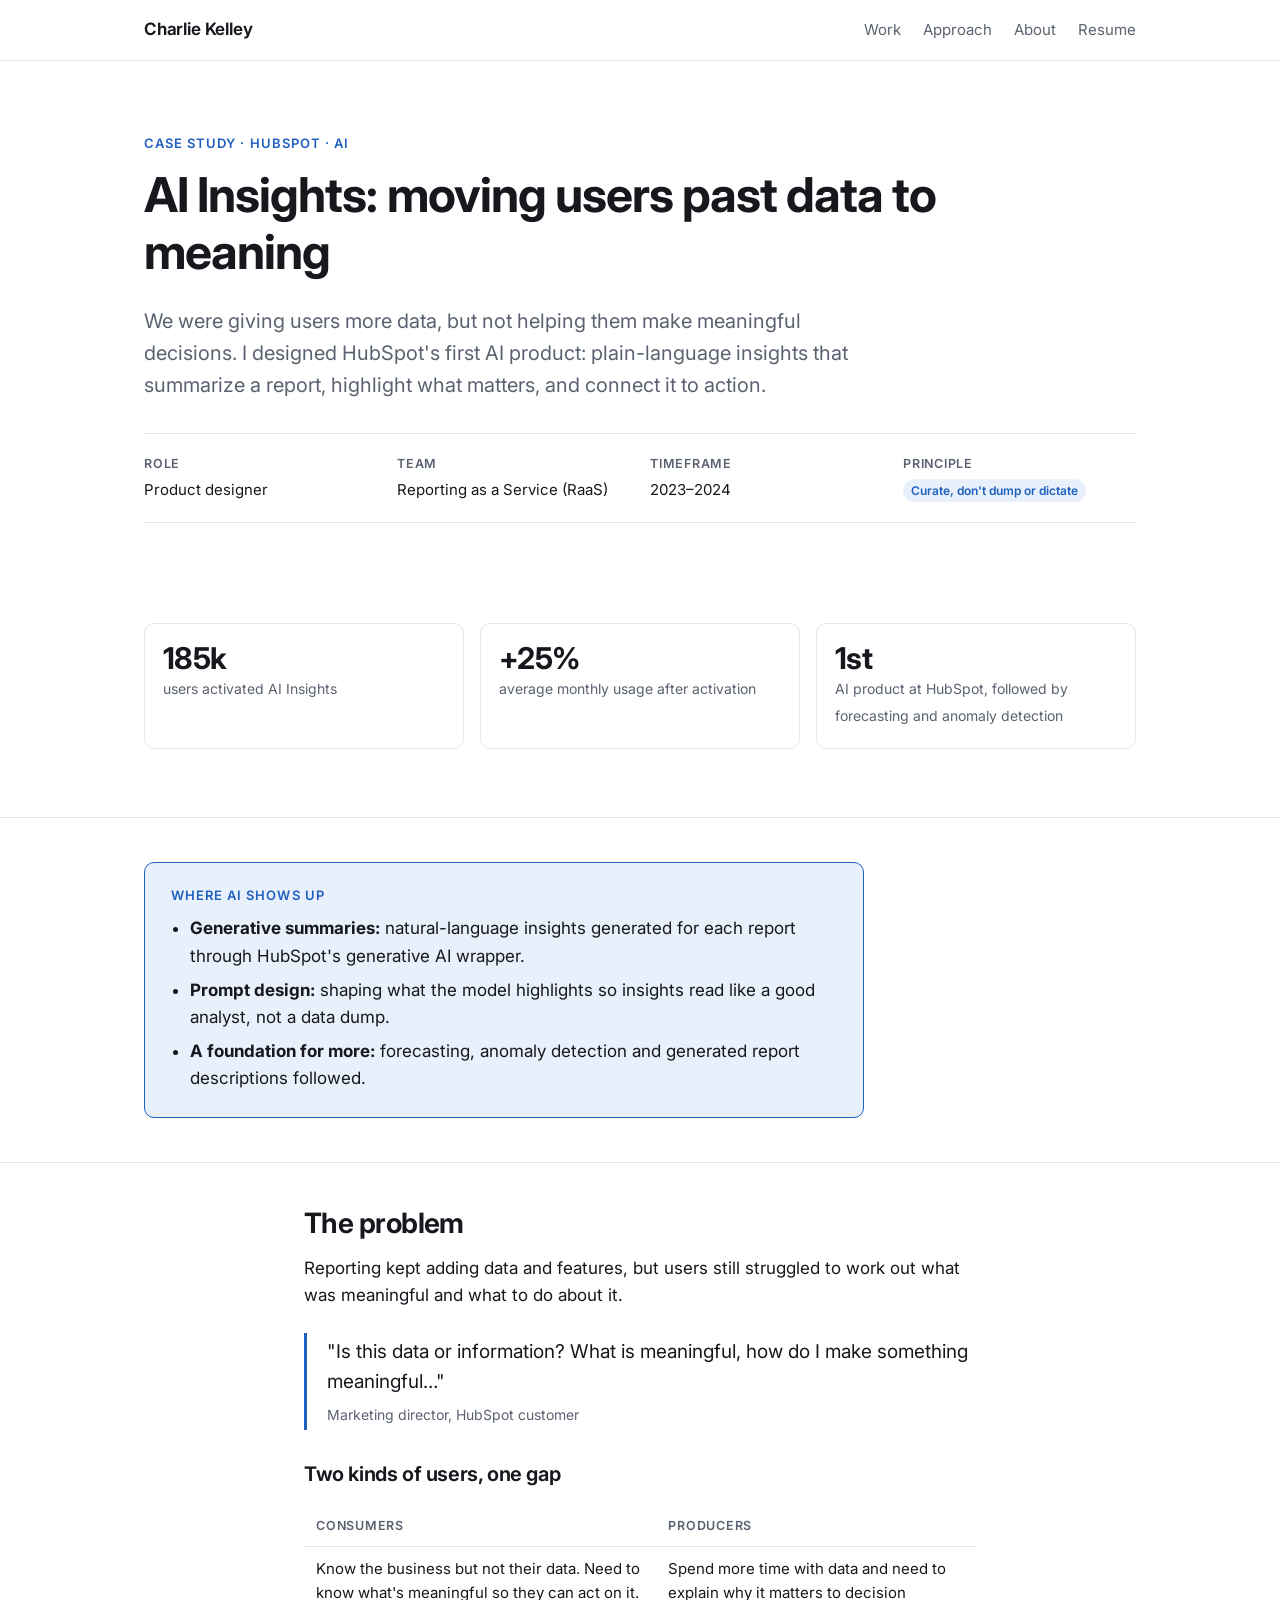
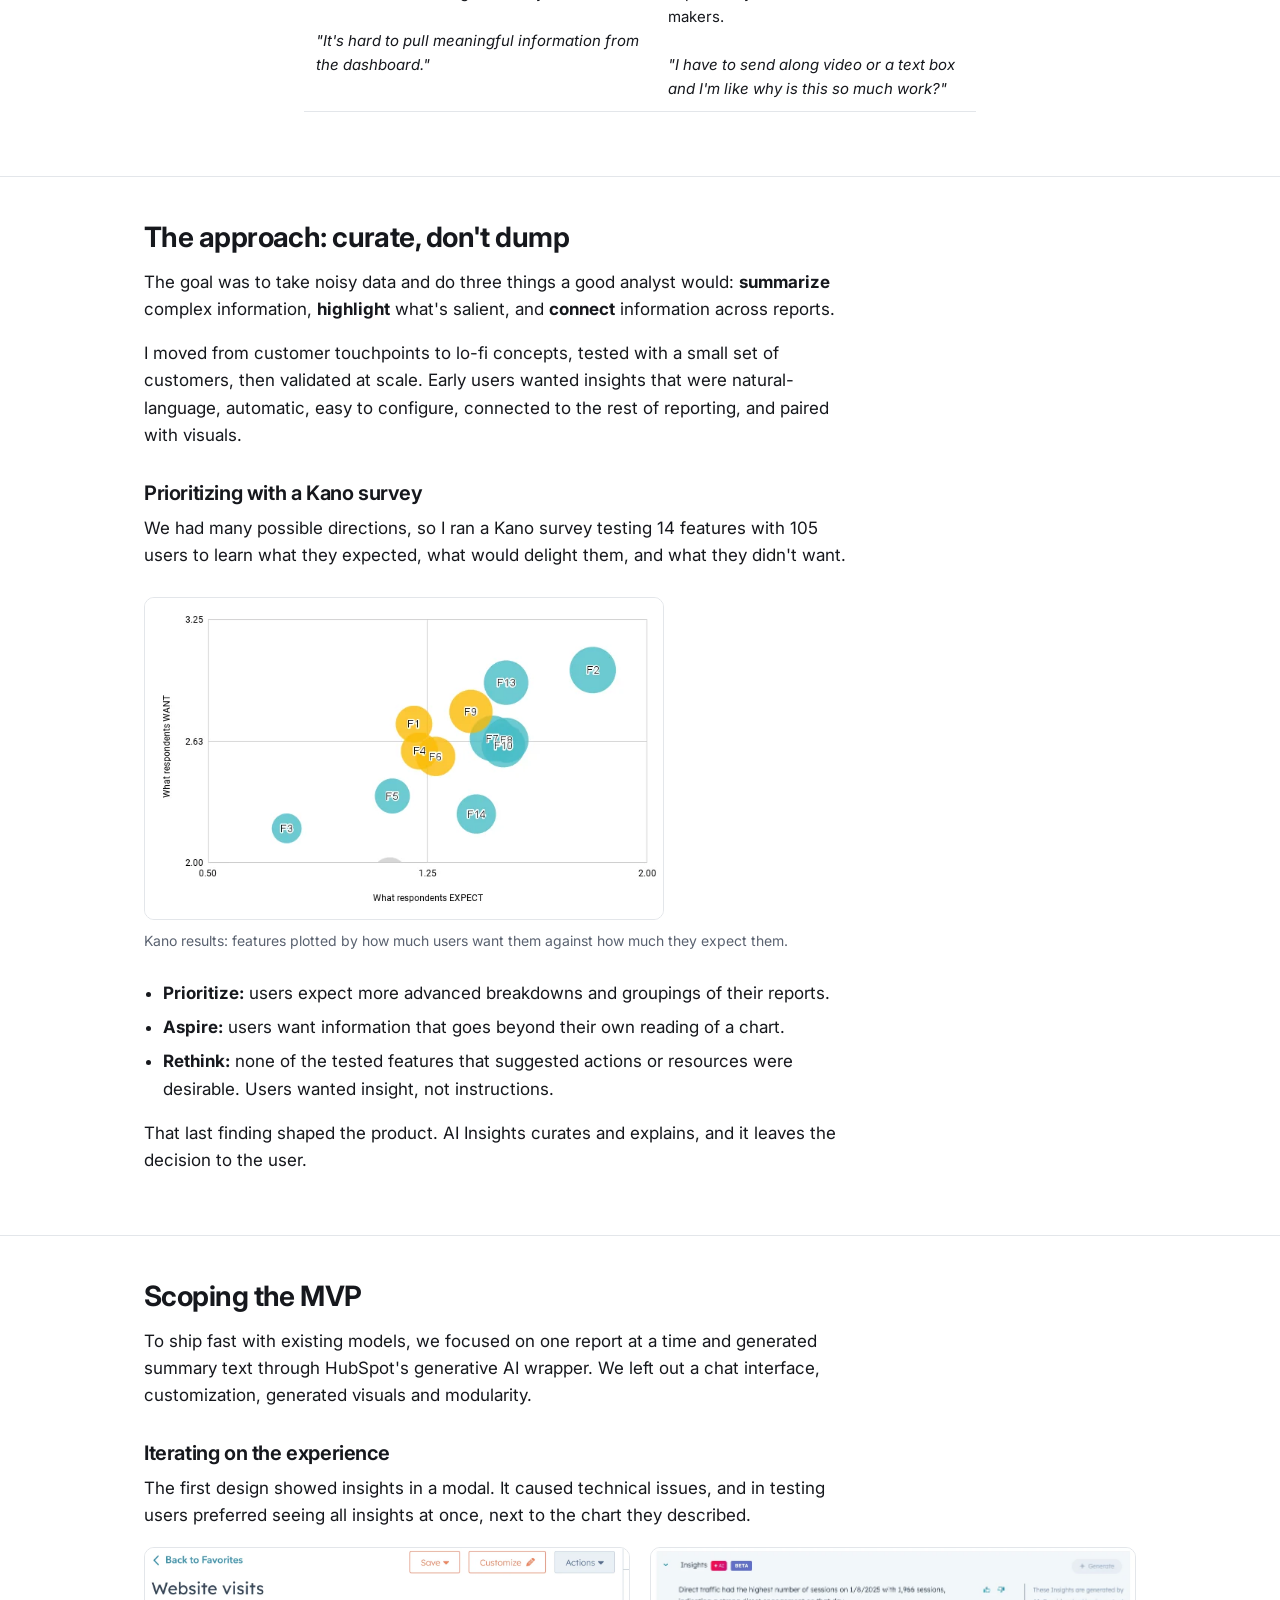
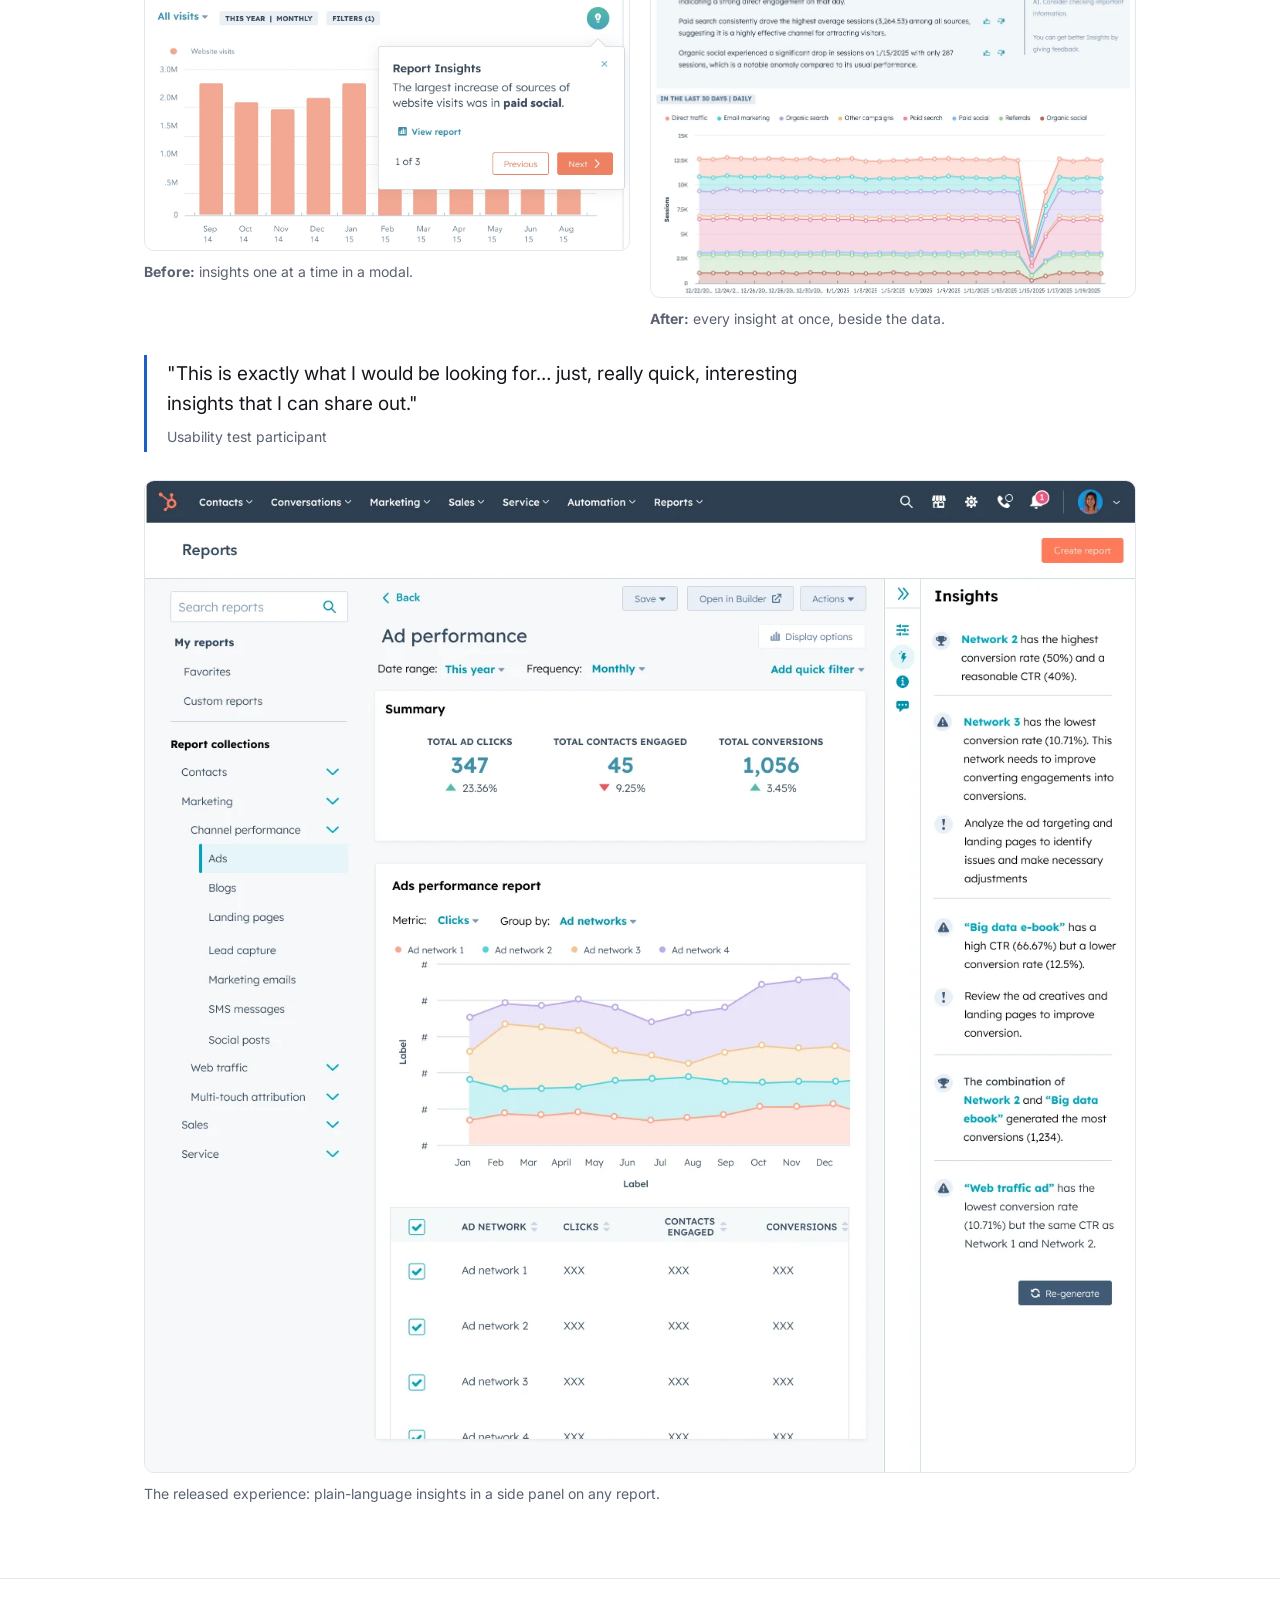
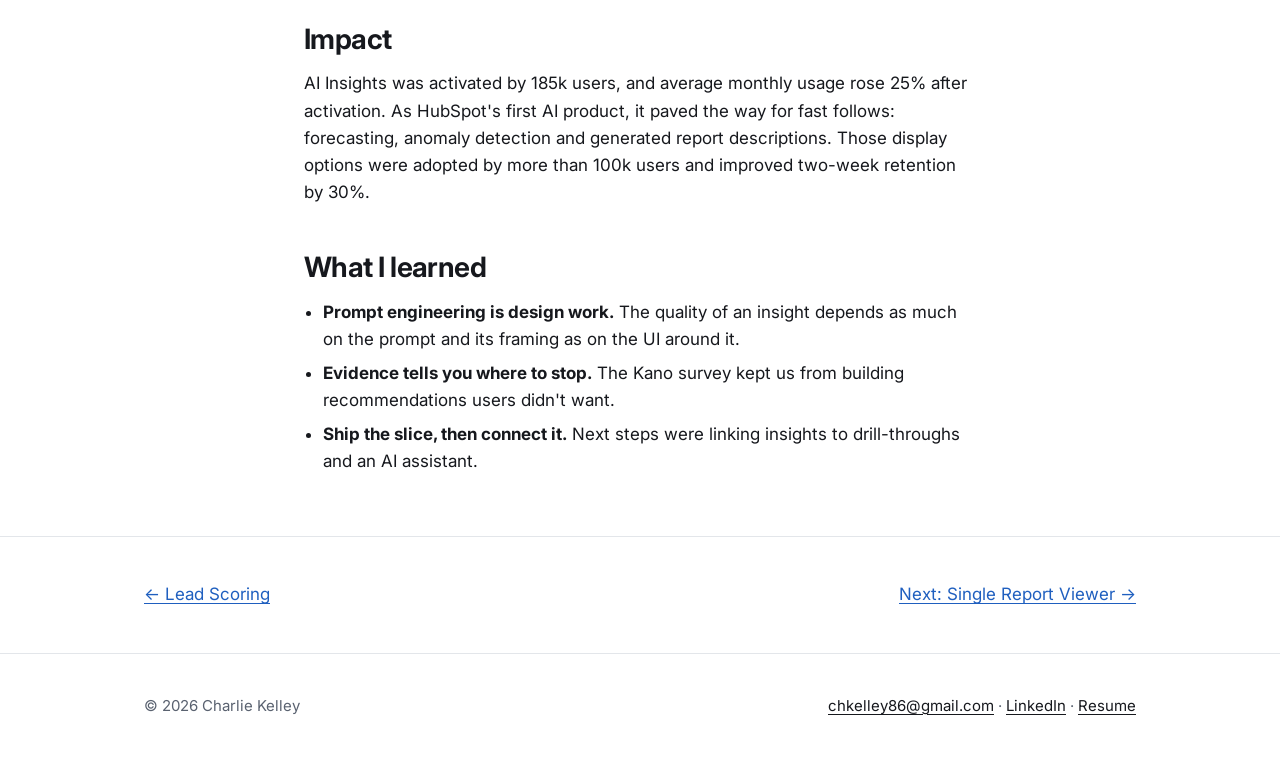
<file: portfolio/ai-insights.html>
<!doctype html>
<html lang="en">
<head>
  <meta charset="utf-8">
  <meta name="viewport" content="width=device-width, initial-scale=1">
  <title>AI Insights in Reporting · Charlie Kelley</title>
  <meta name="description" content="Case study: designing HubSpot's first AI product, AI Insights in Reporting.">
  <link rel="preconnect" href="https://fonts.googleapis.com">
  <link rel="preconnect" href="https://fonts.gstatic.com" crossorigin>
  <link href="https://fonts.googleapis.com/css2?family=Inter:wght@400;500;600;700&display=swap" rel="stylesheet">
  <link rel="stylesheet" href="assets/style.css">
</head>
<body class="cs">

<nav class="nav">
  <div class="wrap">
    <a class="name" href="index.html">Charlie Kelley</a>
    <ul>
      <li><a href="index.html#work">Work</a></li>
      <li><a href="index.html#approach">Approach</a></li>
      <li><a href="index.html#about">About</a></li>
      <li class="hide-sm"><a href="Charlie-Kelley-Resume.pdf">Resume</a></li>
    </ul>
  </div>
</nav>

<main>
  <header class="cs-hero">
    <div class="wrap">
      <p class="eyebrow">Case study · HubSpot · AI</p>
      <h1>AI Insights: moving users past data to meaning</h1>
      <p class="lead text">We were giving users more data, but not helping them make meaningful decisions. I designed HubSpot's first AI product: plain-language insights that summarize a report, highlight what matters, and connect it to action.</p>
      <dl class="meta">
        <div><dt>Role</dt><dd>Product designer</dd></div>
        <div><dt>Team</dt><dd>Reporting as a Service (RaaS)</dd></div>
        <div><dt>Timeframe</dt><dd>2023–2024</dd></div>
        <div><dt>Principle</dt><dd><span class="tag">Curate, don't dump or dictate</span></dd></div>
      </dl>
    </div>
  </header>

  <section>
    <div class="wrap">
      <div class="stats">
        <div class="stat"><b>185k</b><span>users activated AI Insights</span></div>
        <div class="stat"><b>+25%</b><span>average monthly usage after activation</span></div>
        <div class="stat"><b>1st</b><span>AI product at HubSpot, followed by forecasting and anomaly detection</span></div>
      </div>
    </div>
  </section>

  <section>
    <div class="wrap">
      <div class="ai-callout text">
        <p class="eyebrow">Where AI shows up</p>
        <ul class="clean">
          <li><strong>Generative summaries:</strong> natural-language insights generated for each report through HubSpot's generative AI wrapper.</li>
          <li><strong>Prompt design:</strong> shaping what the model highlights so insights read like a good analyst, not a data dump.</li>
          <li><strong>A foundation for more:</strong> forecasting, anomaly detection and generated report descriptions followed.</li>
        </ul>
      </div>
    </div>
  </section>


  <section>
    <div class="wrap text">
      <h2>The problem</h2>
      <p>Reporting kept adding data and features, but users still struggled to work out what was meaningful and what to do about it.</p>
      <blockquote>"Is this data or information? What is meaningful, how do I make something meaningful…"<cite>Marketing director, HubSpot customer</cite></blockquote>
      <h3>Two kinds of users, one gap</h3>
      <table class="map">
        <thead><tr><th>Consumers</th><th>Producers</th></tr></thead>
        <tbody>
          <tr>
            <td>Know the business but not their data. Need to know what's meaningful so they can act on it.<br><br><em>"It's hard to pull meaningful information from the dashboard."</em></td>
            <td>Spend more time with data and need to explain why it matters to decision makers.<br><br><em>"I have to send along video or a text box and I'm like why is this so much work?"</em></td>
          </tr>
        </tbody>
      </table>
    </div>
  </section>

  <section>
    <div class="wrap">
      <div class="text">
        <h2>The approach: curate, don't dump</h2>
        <p>The goal was to take noisy data and do three things a good analyst would: <strong>summarize</strong> complex information, <strong>highlight</strong> what's salient, and <strong>connect</strong> information across reports.</p>
        <p>I moved from customer touchpoints to lo-fi concepts, tested with a small set of customers, then validated at scale. Early users wanted insights that were natural-language, automatic, easy to configure, connected to the rest of reporting, and paired with visuals.</p>
        <h3>Prioritizing with a Kano survey</h3>
        <p>We had many possible directions, so I ran a Kano survey testing 14 features with 105 users to learn what they expected, what would delight them, and what they didn't want.</p>
      </div>
      <figure class="narrow">
        <img src="assets/img/kano.webp" alt="Kano survey scatter plot comparing what respondents want versus expect for 14 features" loading="lazy">
        <figcaption>Kano results: features plotted by how much users want them against how much they expect them.</figcaption>
      </figure>
      <div class="text">
        <ul class="clean">
          <li><strong>Prioritize:</strong> users expect more advanced breakdowns and groupings of their reports.</li>
          <li><strong>Aspire:</strong> users want information that goes beyond their own reading of a chart.</li>
          <li><strong>Rethink:</strong> none of the tested features that suggested actions or resources were desirable. Users wanted insight, not instructions.</li>
        </ul>
        <p>That last finding shaped the product. AI Insights curates and explains, and it leaves the decision to the user.</p>
      </div>
    </div>
  </section>

  <section>
    <div class="wrap">
      <div class="text">
        <h2>Scoping the MVP</h2>
        <p>To ship fast with existing models, we focused on one report at a time and generated summary text through HubSpot's generative AI wrapper. We left out a chat interface, customization, generated visuals and modularity.</p>
        <h3>Iterating on the experience</h3>
        <p>The first design showed insights in a modal. It caused technical issues, and in testing users preferred seeing all insights at once, next to the chart they described.</p>
      </div>
      <div class="pair">
        <figure>
          <img src="assets/img/ai-iteration.webp" alt="Early design: report insights shown one at a time in a modal" loading="lazy">
          <figcaption><strong>Before:</strong> insights one at a time in a modal.</figcaption>
        </figure>
        <figure>
          <img src="assets/img/ai-panel.webp" alt="Final design: a list of AI insights shown above the chart" loading="lazy">
          <figcaption><strong>After:</strong> every insight at once, beside the data.</figcaption>
        </figure>
      </div>
      <blockquote class="text">"This is exactly what I would be looking for… just, really quick, interesting insights that I can share out."<cite>Usability test participant</cite></blockquote>
      <figure>
        <img src="assets/img/ai-insights.webp" alt="Ad performance report with an Insights panel listing plain-language findings" loading="lazy">
        <figcaption>The released experience: plain-language insights in a side panel on any report.</figcaption>
      </figure>
    </div>
  </section>

  <section>
    <div class="wrap text">
      <h2>Impact</h2>
      <p>AI Insights was activated by 185k users, and average monthly usage rose 25% after activation. As HubSpot's first AI product, it paved the way for fast follows: forecasting, anomaly detection and generated report descriptions. Those display options were adopted by more than 100k users and improved two-week retention by 30%.</p>
      <h2 style="margin-top:1.6em">What I learned</h2>
      <ul class="clean">
        <li><strong>Prompt engineering is design work.</strong> The quality of an insight depends as much on the prompt and its framing as on the UI around it.</li>
        <li><strong>Evidence tells you where to stop.</strong> The Kano survey kept us from building recommendations users didn't want.</li>
        <li><strong>Ship the slice, then connect it.</strong> Next steps were linking insights to drill-throughs and an AI assistant.</li>
      </ul>
    </div>
  </section>

  <section>
    <div class="wrap next">
      <a href="lead-scoring.html">&larr; Lead Scoring</a>
      <a href="report-viewer.html">Next: Single Report Viewer &rarr;</a>
    </div>
  </section>
</main>

<footer>
  <div class="wrap">
    <span>&copy; 2026 Charlie Kelley</span>
    <span><a href="mailto:chkelley86@gmail.com">chkelley86@gmail.com</a> · <a href="https://www.linkedin.com/in/charlie-kelley-4b856020">LinkedIn</a> · <a href="Charlie-Kelley-Resume.pdf">Resume</a></span>
  </div>
</footer>

</body>
</html>
</file>
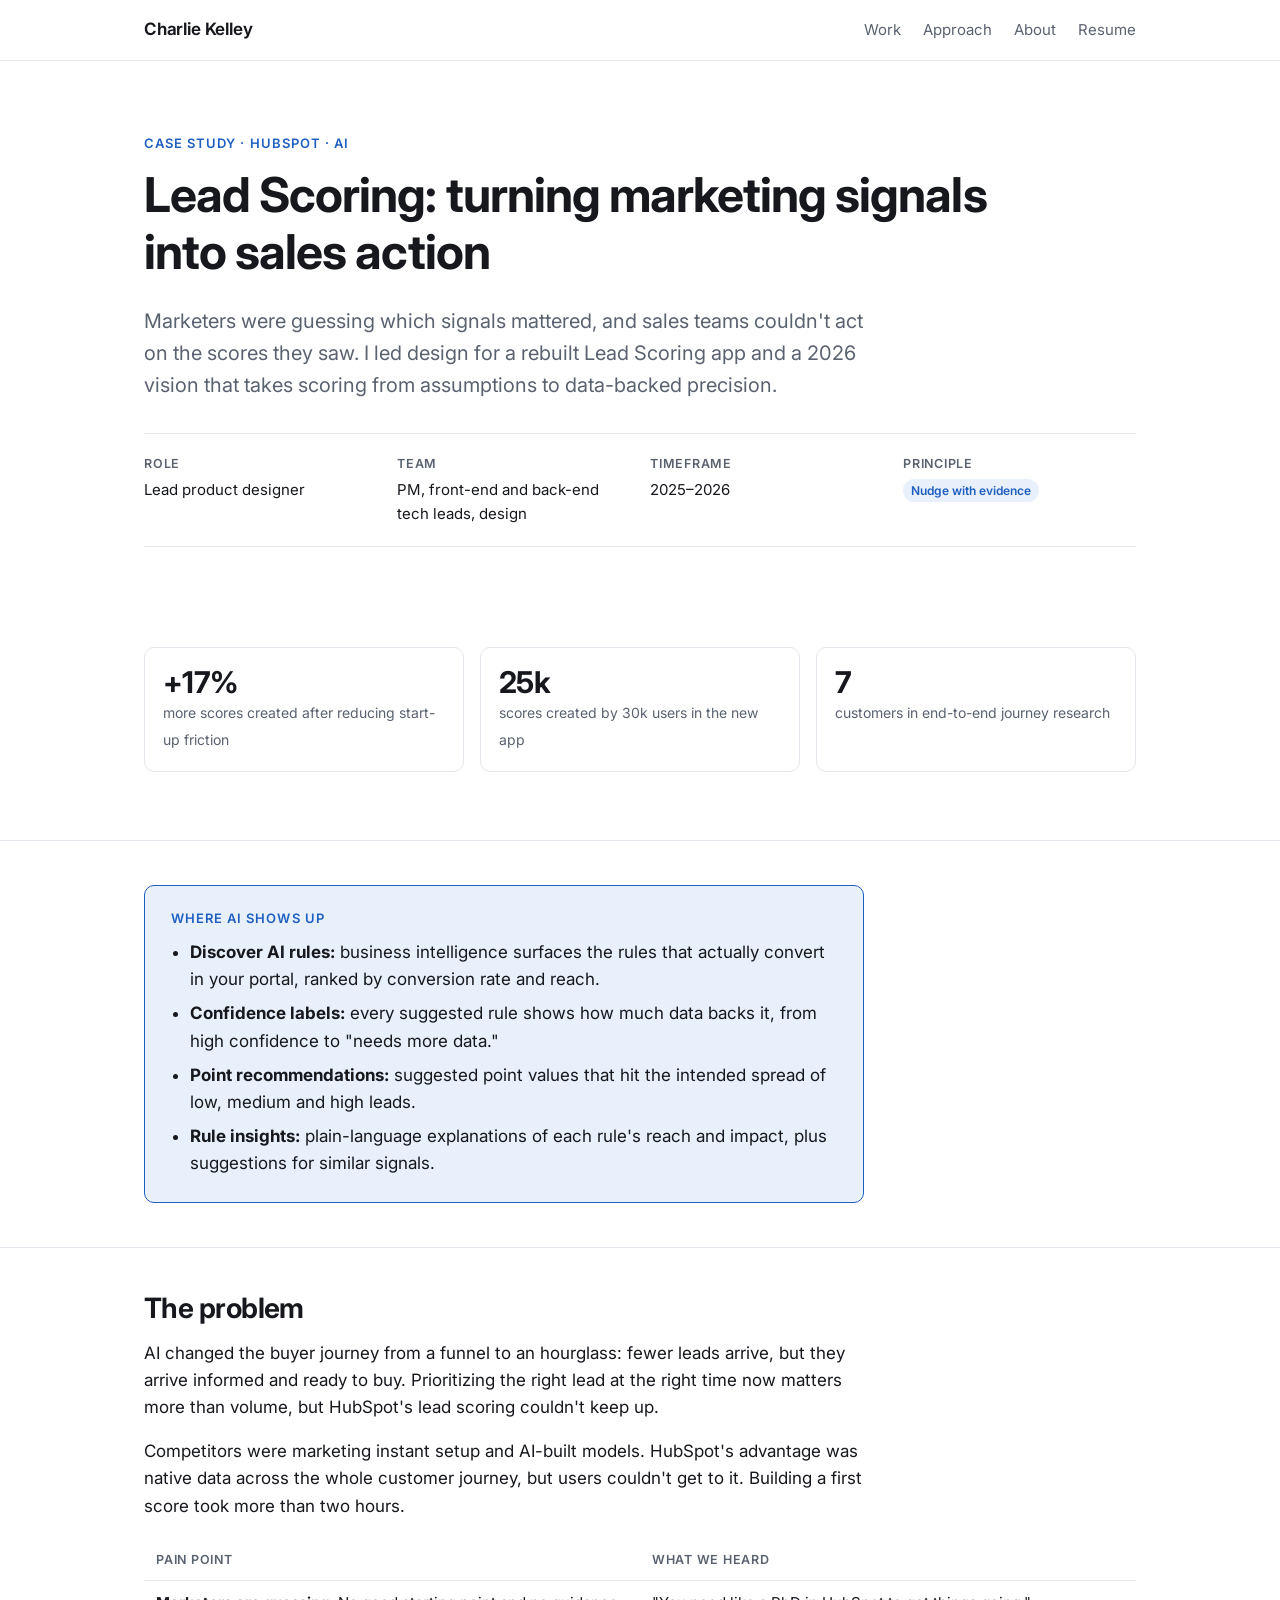
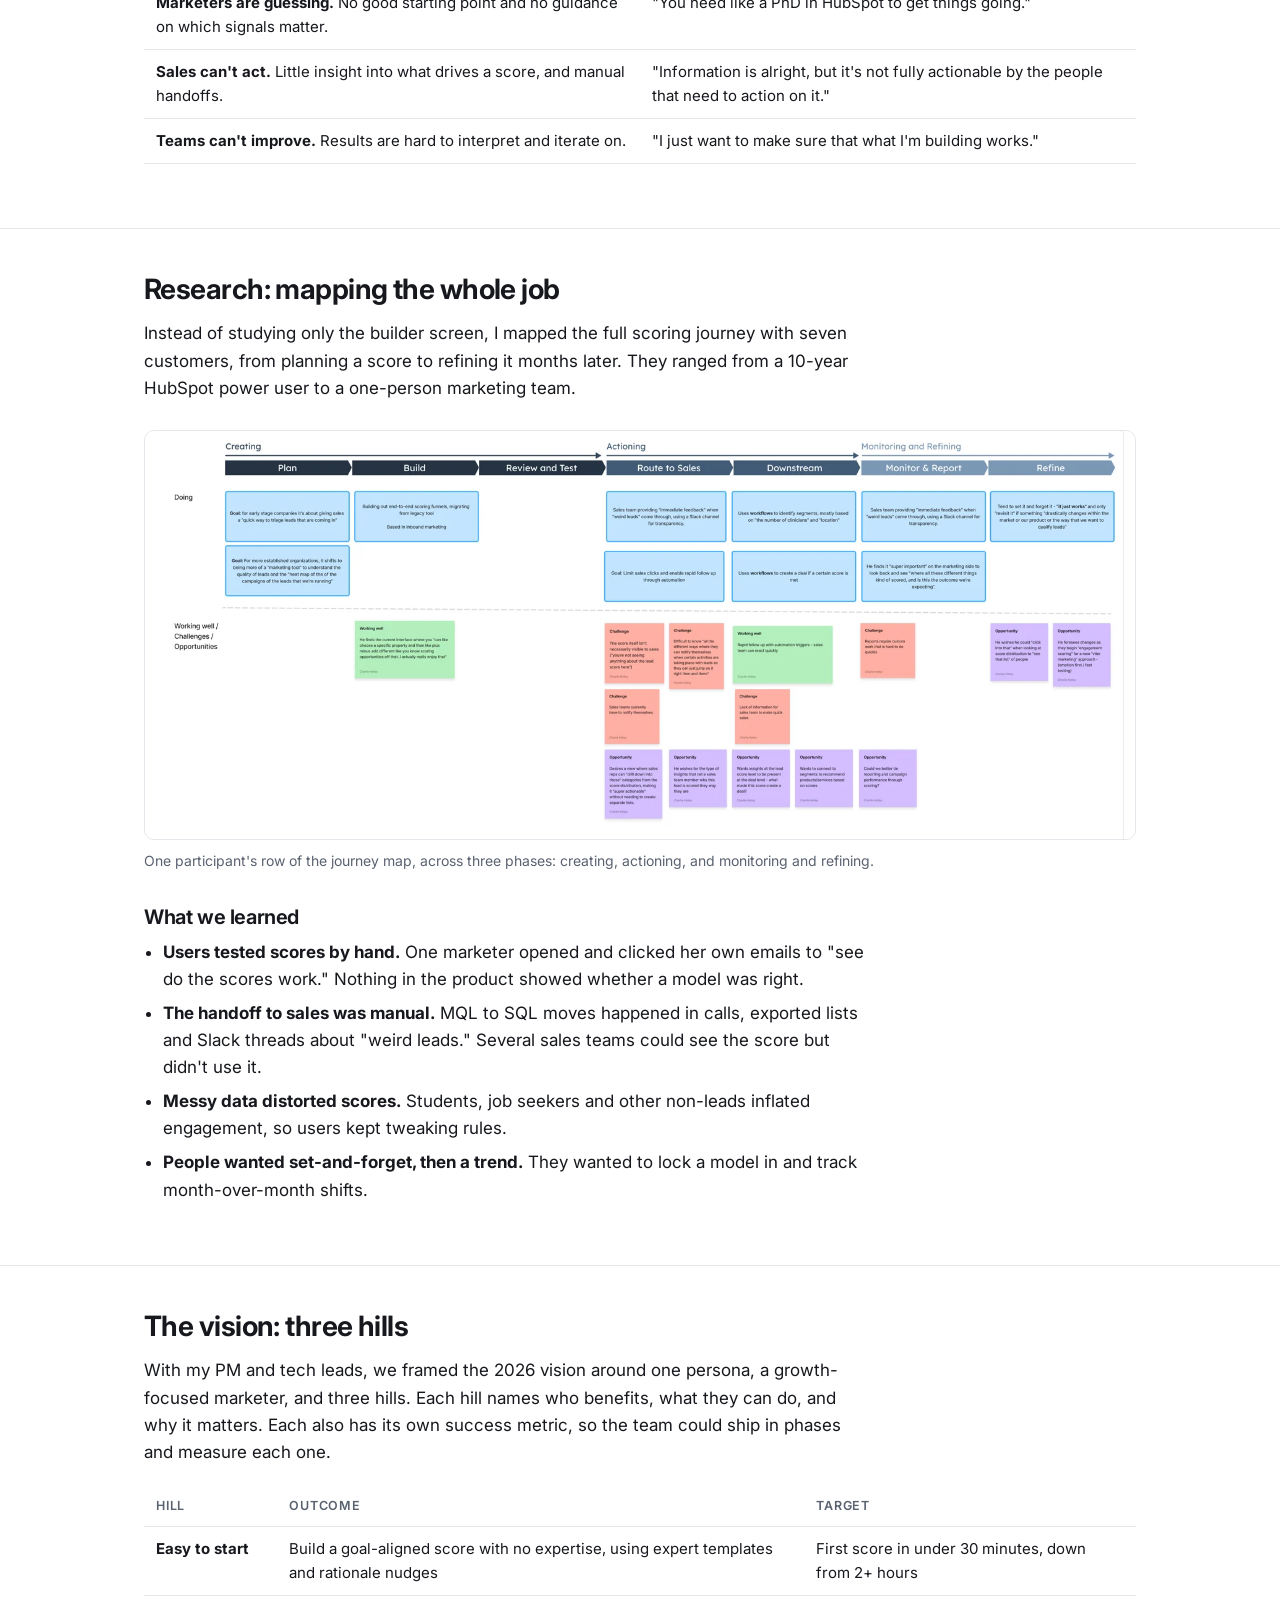
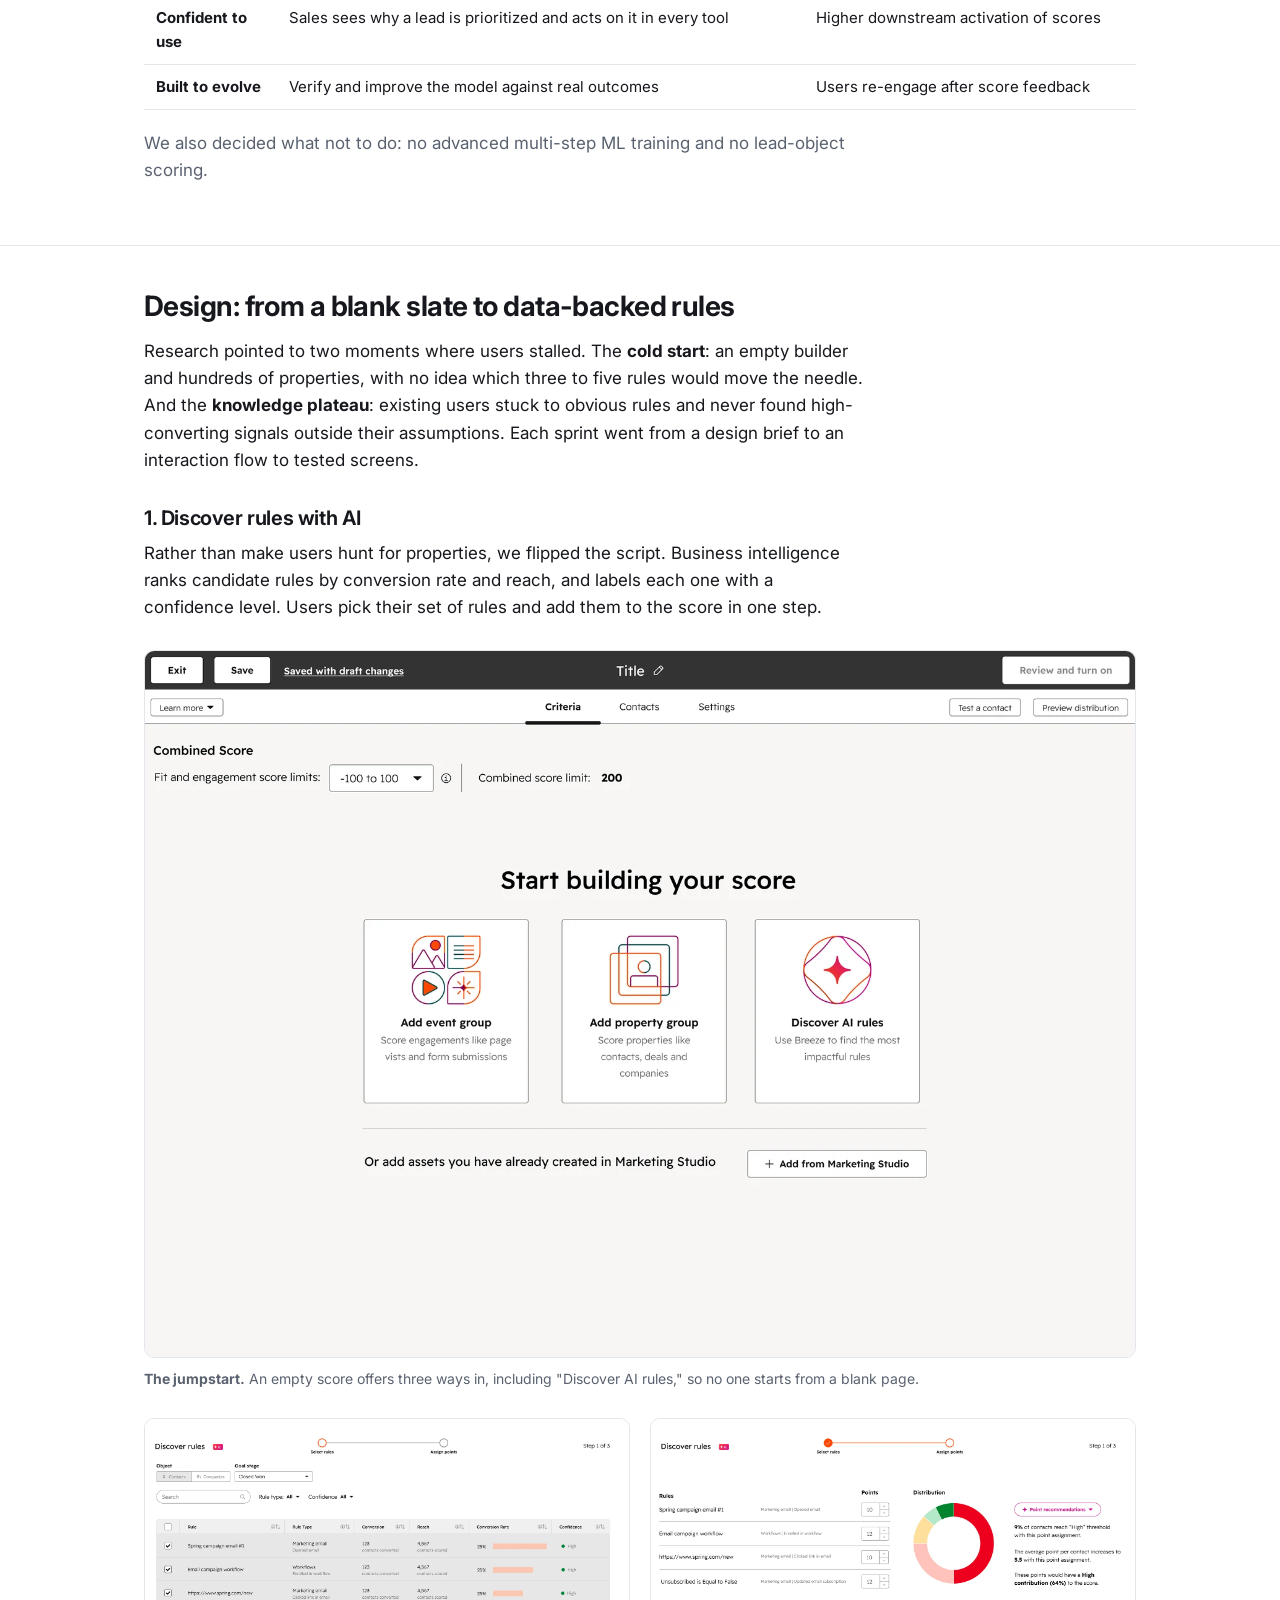
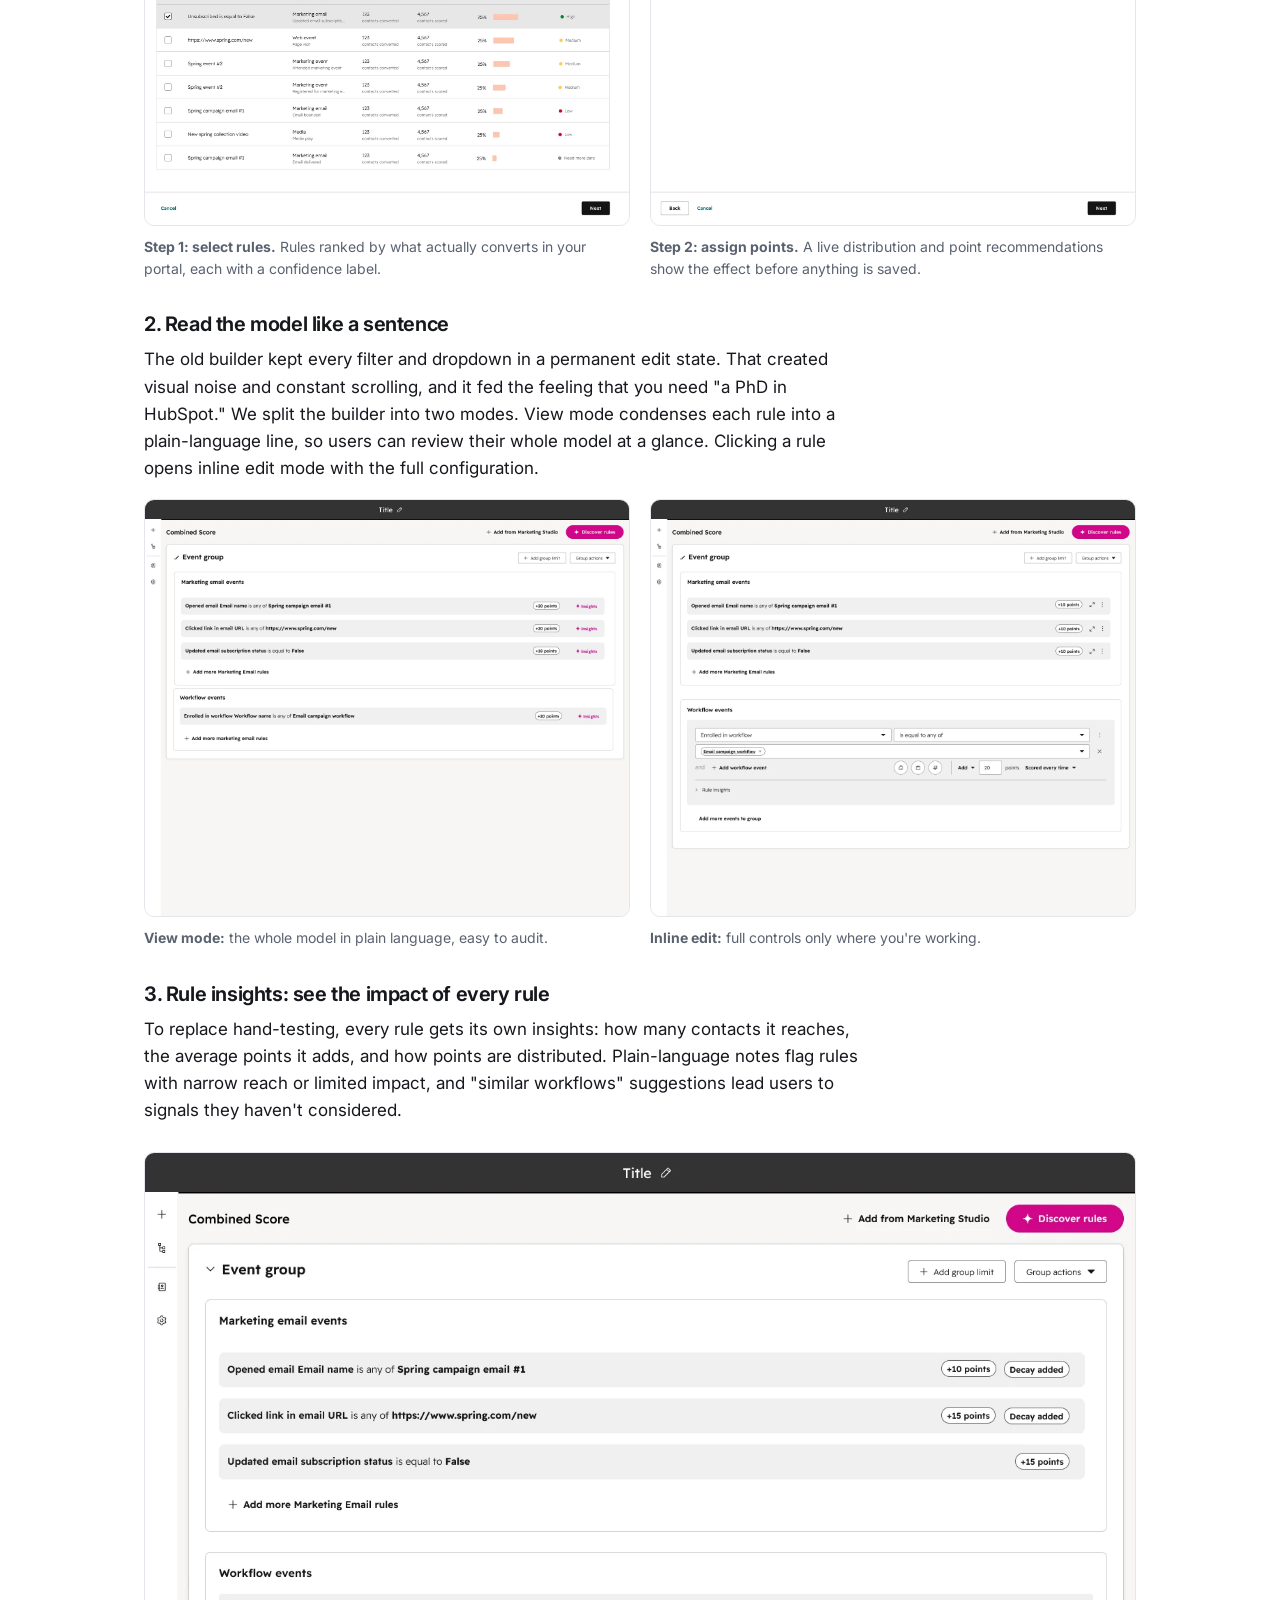
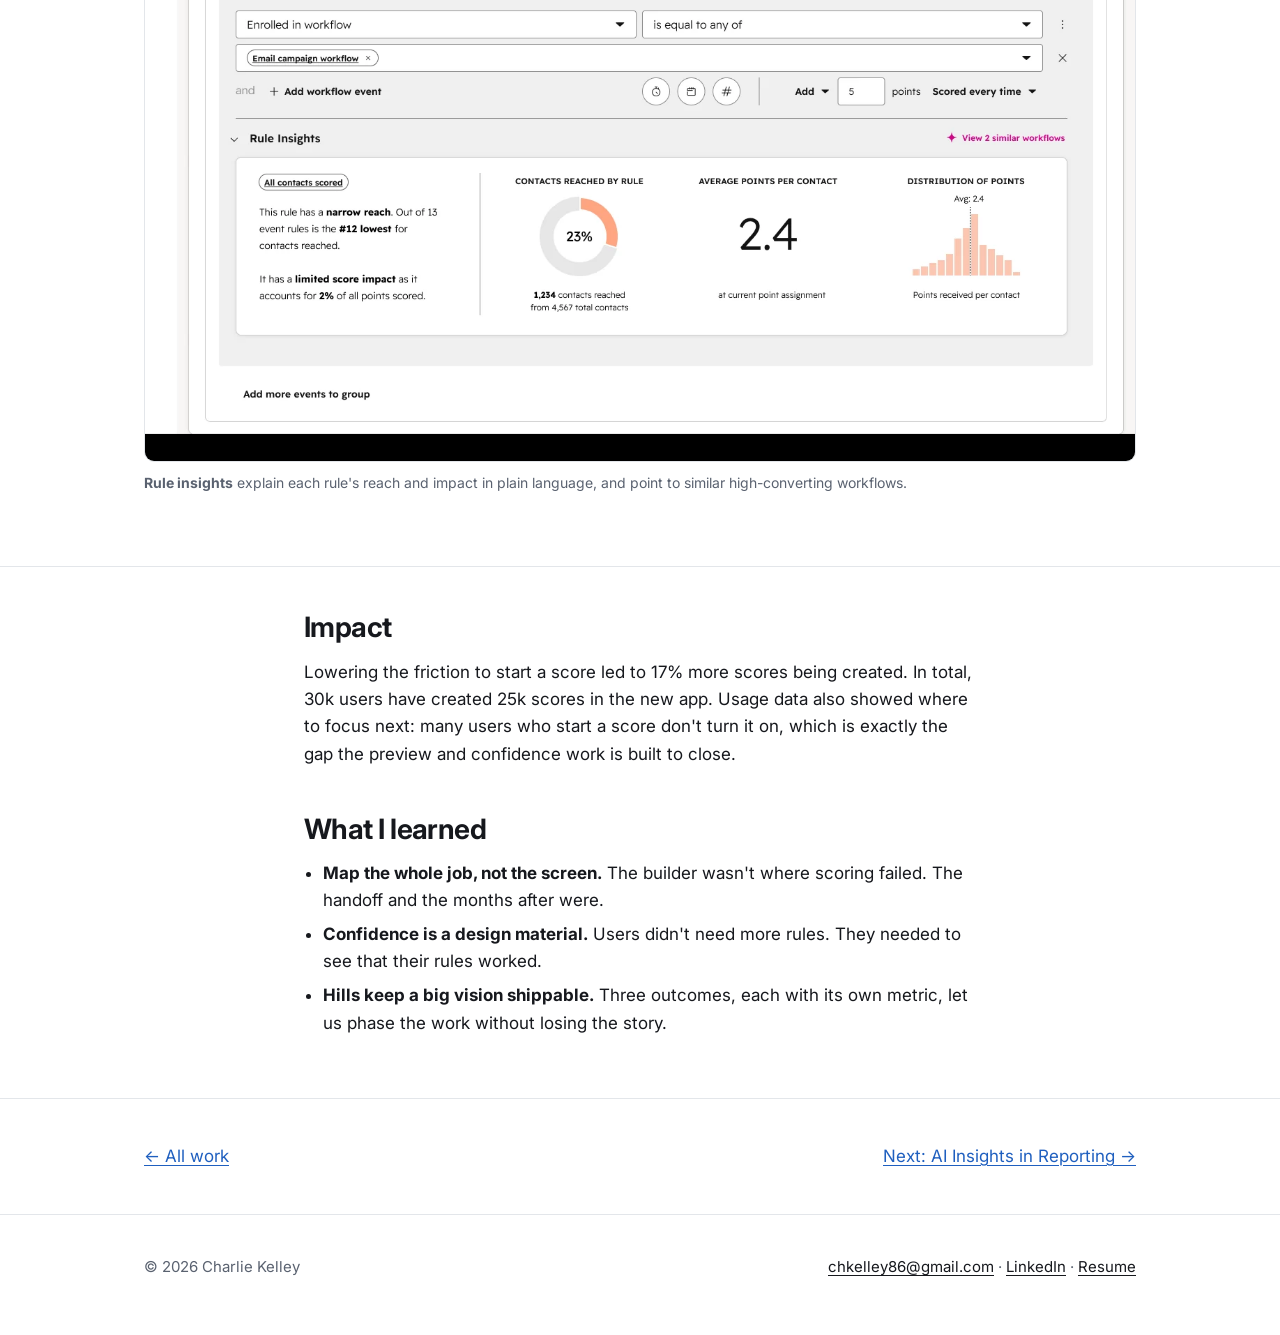
<file: portfolio/lead-scoring.html>
<!doctype html>
<html lang="en">
<head>
  <meta charset="utf-8">
  <meta name="viewport" content="width=device-width, initial-scale=1">
  <title>Lead Scoring · Charlie Kelley</title>
  <meta name="description" content="Case study: redesigning HubSpot Lead Scoring to turn marketing signals into sales action.">
  <link rel="preconnect" href="https://fonts.googleapis.com">
  <link rel="preconnect" href="https://fonts.gstatic.com" crossorigin>
  <link href="https://fonts.googleapis.com/css2?family=Inter:wght@400;500;600;700&display=swap" rel="stylesheet">
  <link rel="stylesheet" href="assets/style.css">
</head>
<body class="cs">

<nav class="nav">
  <div class="wrap">
    <a class="name" href="index.html">Charlie Kelley</a>
    <ul>
      <li><a href="index.html#work">Work</a></li>
      <li><a href="index.html#approach">Approach</a></li>
      <li><a href="index.html#about">About</a></li>
      <li class="hide-sm"><a href="Charlie-Kelley-Resume.pdf">Resume</a></li>
    </ul>
  </div>
</nav>

<main>
  <header class="cs-hero">
    <div class="wrap">
      <p class="eyebrow">Case study · HubSpot · AI</p>
      <h1>Lead Scoring: turning marketing signals into sales action</h1>
      <p class="lead text">Marketers were guessing which signals mattered, and sales teams couldn't act on the scores they saw. I led design for a rebuilt Lead Scoring app and a 2026 vision that takes scoring from assumptions to data-backed precision.</p>
      <dl class="meta">
        <div><dt>Role</dt><dd>Lead product designer</dd></div>
        <div><dt>Team</dt><dd>PM, front-end and back-end tech leads, design</dd></div>
        <div><dt>Timeframe</dt><dd>2025–2026</dd></div>
        <div><dt>Principle</dt><dd><span class="tag">Nudge with evidence</span></dd></div>
      </dl>
    </div>
  </header>

  <section>
    <div class="wrap">
      <div class="stats">
        <div class="stat"><b>+17%</b><span>more scores created after reducing start-up friction</span></div>
        <div class="stat"><b>25k</b><span>scores created by 30k users in the new app</span></div>
        <div class="stat"><b>7</b><span>customers in end-to-end journey research</span></div>
      </div>
    </div>
  </section>

  <section>
    <div class="wrap">
      <div class="ai-callout text">
        <p class="eyebrow">Where AI shows up</p>
        <ul class="clean">
          <li><strong>Discover AI rules:</strong> business intelligence surfaces the rules that actually convert in your portal, ranked by conversion rate and reach.</li>
          <li><strong>Confidence labels:</strong> every suggested rule shows how much data backs it, from high confidence to "needs more data."</li>
          <li><strong>Point recommendations:</strong> suggested point values that hit the intended spread of low, medium and high leads.</li>
          <li><strong>Rule insights:</strong> plain-language explanations of each rule's reach and impact, plus suggestions for similar signals.</li>
        </ul>
      </div>
    </div>
  </section>


  <section>
    <div class="wrap">
      <div class="text">
        <h2>The problem</h2>
        <p>AI changed the buyer journey from a funnel to an hourglass: fewer leads arrive, but they arrive informed and ready to buy. Prioritizing the right lead at the right time now matters more than volume, but HubSpot's lead scoring couldn't keep up.</p>
        <p>Competitors were marketing instant setup and AI-built models. HubSpot's advantage was native data across the whole customer journey, but users couldn't get to it. Building a first score took more than two hours.</p>
      </div>
      <table class="map">
        <thead><tr><th>Pain point</th><th>What we heard</th></tr></thead>
        <tbody>
          <tr><td><strong>Marketers are guessing.</strong> No good starting point and no guidance on which signals matter.</td><td>"You need like a PhD in HubSpot to get things going."</td></tr>
          <tr><td><strong>Sales can't act.</strong> Little insight into what drives a score, and manual handoffs.</td><td>"Information is alright, but it's not fully actionable by the people that need to action on it."</td></tr>
          <tr><td><strong>Teams can't improve.</strong> Results are hard to interpret and iterate on.</td><td>"I just want to make sure that what I'm building works."</td></tr>
        </tbody>
      </table>
    </div>
  </section>

  <section>
    <div class="wrap">
      <div class="text">
        <h2>Research: mapping the whole job</h2>
        <p>Instead of studying only the builder screen, I mapped the full scoring journey with seven customers, from planning a score to refining it months later. They ranged from a 10-year HubSpot power user to a one-person marketing team.</p>
      </div>
      <figure>
        <img src="assets/img/ls-research.webp" alt="Journey map across Plan, Build, Review and Test, Route to Sales, Downstream, Monitor and Report, and Refine, with sticky notes for challenges and opportunities" loading="lazy">
        <figcaption>One participant's row of the journey map, across three phases: creating, actioning, and monitoring and refining.</figcaption>
      </figure>
      <div class="text">
        <h3>What we learned</h3>
        <ul class="clean">
          <li><strong>Users tested scores by hand.</strong> One marketer opened and clicked her own emails to "see do the scores work." Nothing in the product showed whether a model was right.</li>
          <li><strong>The handoff to sales was manual.</strong> MQL to SQL moves happened in calls, exported lists and Slack threads about "weird leads." Several sales teams could see the score but didn't use it.</li>
          <li><strong>Messy data distorted scores.</strong> Students, job seekers and other non-leads inflated engagement, so users kept tweaking rules.</li>
          <li><strong>People wanted set-and-forget, then a trend.</strong> They wanted to lock a model in and track month-over-month shifts.</li>
        </ul>
      </div>
    </div>
  </section>

  <section>
    <div class="wrap">
      <div class="text">
        <h2>The vision: three hills</h2>
        <p>With my PM and tech leads, we framed the 2026 vision around one persona, a growth-focused marketer, and three hills. Each hill names who benefits, what they can do, and why it matters. Each also has its own success metric, so the team could ship in phases and measure each one.</p>
      </div>
      <table class="map">
        <thead><tr><th>Hill</th><th>Outcome</th><th>Target</th></tr></thead>
        <tbody>
          <tr><td><strong>Easy to start</strong></td><td>Build a goal-aligned score with no expertise, using expert templates and rationale nudges</td><td>First score in under 30 minutes, down from 2+ hours</td></tr>
          <tr><td><strong>Confident to use</strong></td><td>Sales sees why a lead is prioritized and acts on it in every tool</td><td>Higher downstream activation of scores</td></tr>
          <tr><td><strong>Built to evolve</strong></td><td>Verify and improve the model against real outcomes</td><td>Users re-engage after score feedback</td></tr>
        </tbody>
      </table>
      <p class="muted text">We also decided what not to do: no advanced multi-step ML training and no lead-object scoring.</p>
    </div>
  </section>

  <section>
    <div class="wrap">
      <div class="text">
        <h2>Design: from a blank slate to data-backed rules</h2>
        <p>Research pointed to two moments where users stalled. The <strong>cold start</strong>: an empty builder and hundreds of properties, with no idea which three to five rules would move the needle. And the <strong>knowledge plateau</strong>: existing users stuck to obvious rules and never found high-converting signals outside their assumptions. Each sprint went from a design brief to an interaction flow to tested screens.</p>
        <h3>1. Discover rules with AI</h3>
        <p>Rather than make users hunt for properties, we flipped the script. Business intelligence ranks candidate rules by conversion rate and reach, and labels each one with a confidence level. Users pick their set of rules and add them to the score in one step.</p>
      </div>
      <figure>
        <img src="assets/img/ls-start.webp" alt="Empty score state with three ways to start: add an event group, add a property group, or discover AI rules" loading="lazy">
        <figcaption><strong>The jumpstart.</strong> An empty score offers three ways in, including "Discover AI rules," so no one starts from a blank page.</figcaption>
      </figure>
      <div class="pair">
        <figure>
          <img src="assets/img/ls-discover.webp" alt="Discover rules table listing rules with conversion, reach, conversion rate and confidence" loading="lazy">
          <figcaption><strong>Step 1: select rules.</strong> Rules ranked by what actually converts in your portal, each with a confidence label.</figcaption>
        </figure>
        <figure>
          <img src="assets/img/ls-assign.webp" alt="Assign points step with a score distribution chart and point recommendations" loading="lazy">
          <figcaption><strong>Step 2: assign points.</strong> A live distribution and point recommendations show the effect before anything is saved.</figcaption>
        </figure>
      </div>
      <div class="text">
        <h3>2. Read the model like a sentence</h3>
        <p>The old builder kept every filter and dropdown in a permanent edit state. That created visual noise and constant scrolling, and it fed the feeling that you need "a PhD in HubSpot." We split the builder into two modes. View mode condenses each rule into a plain-language line, so users can review their whole model at a glance. Clicking a rule opens inline edit mode with the full configuration.</p>
      </div>
      <div class="pair">
        <figure>
          <img src="assets/img/ls-view.webp" alt="Score builder in view mode with rules shown as readable single lines" loading="lazy">
          <figcaption><strong>View mode:</strong> the whole model in plain language, easy to audit.</figcaption>
        </figure>
        <figure>
          <img src="assets/img/ls-edit.webp" alt="Score builder with one workflow rule expanded into inline edit controls" loading="lazy">
          <figcaption><strong>Inline edit:</strong> full controls only where you're working.</figcaption>
        </figure>
      </div>
      <div class="text">
        <h3>3. Rule insights: see the impact of every rule</h3>
        <p>To replace hand-testing, every rule gets its own insights: how many contacts it reaches, the average points it adds, and how points are distributed. Plain-language notes flag rules with narrow reach or limited impact, and "similar workflows" suggestions lead users to signals they haven't considered.</p>
      </div>
      <figure>
        <img src="assets/img/ls-insights.webp" alt="Rule insights panel showing contacts reached, average points per contact and distribution of points" loading="lazy">
        <figcaption><strong>Rule insights</strong> explain each rule's reach and impact in plain language, and point to similar high-converting workflows.</figcaption>
      </figure>
    </div>
  </section>

  <section>
    <div class="wrap text">
      <h2>Impact</h2>
      <p>Lowering the friction to start a score led to 17% more scores being created. In total, 30k users have created 25k scores in the new app. Usage data also showed where to focus next: many users who start a score don't turn it on, which is exactly the gap the preview and confidence work is built to close.</p>
      <h2 style="margin-top:1.6em">What I learned</h2>
      <ul class="clean">
        <li><strong>Map the whole job, not the screen.</strong> The builder wasn't where scoring failed. The handoff and the months after were.</li>
        <li><strong>Confidence is a design material.</strong> Users didn't need more rules. They needed to see that their rules worked.</li>
        <li><strong>Hills keep a big vision shippable.</strong> Three outcomes, each with its own metric, let us phase the work without losing the story.</li>
      </ul>
    </div>
  </section>

  <section>
    <div class="wrap next">
      <a href="index.html#work">&larr; All work</a>
      <a href="ai-insights.html">Next: AI Insights in Reporting &rarr;</a>
    </div>
  </section>
</main>

<footer>
  <div class="wrap">
    <span>&copy; 2026 Charlie Kelley</span>
    <span><a href="mailto:chkelley86@gmail.com">chkelley86@gmail.com</a> · <a href="https://www.linkedin.com/in/charlie-kelley-4b856020">LinkedIn</a> · <a href="Charlie-Kelley-Resume.pdf">Resume</a></span>
  </div>
</footer>

</body>
</html>
</file>
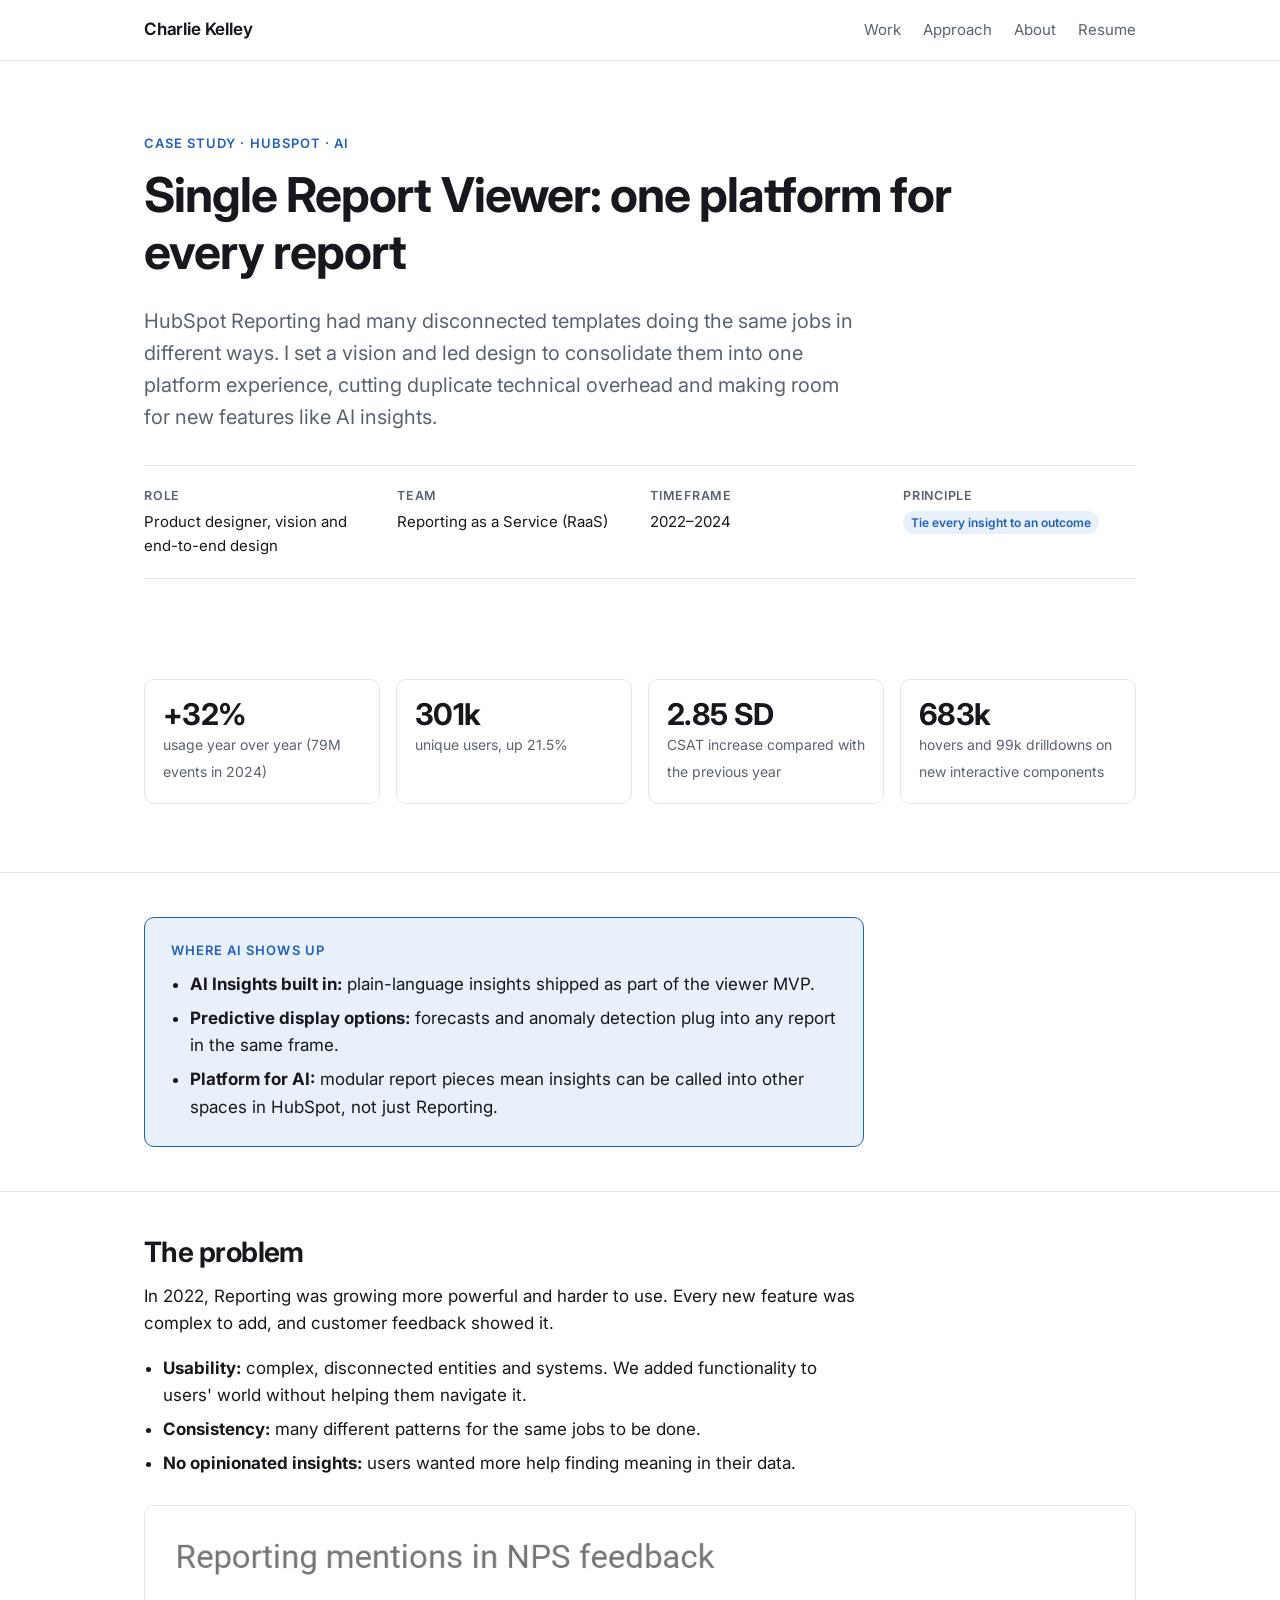
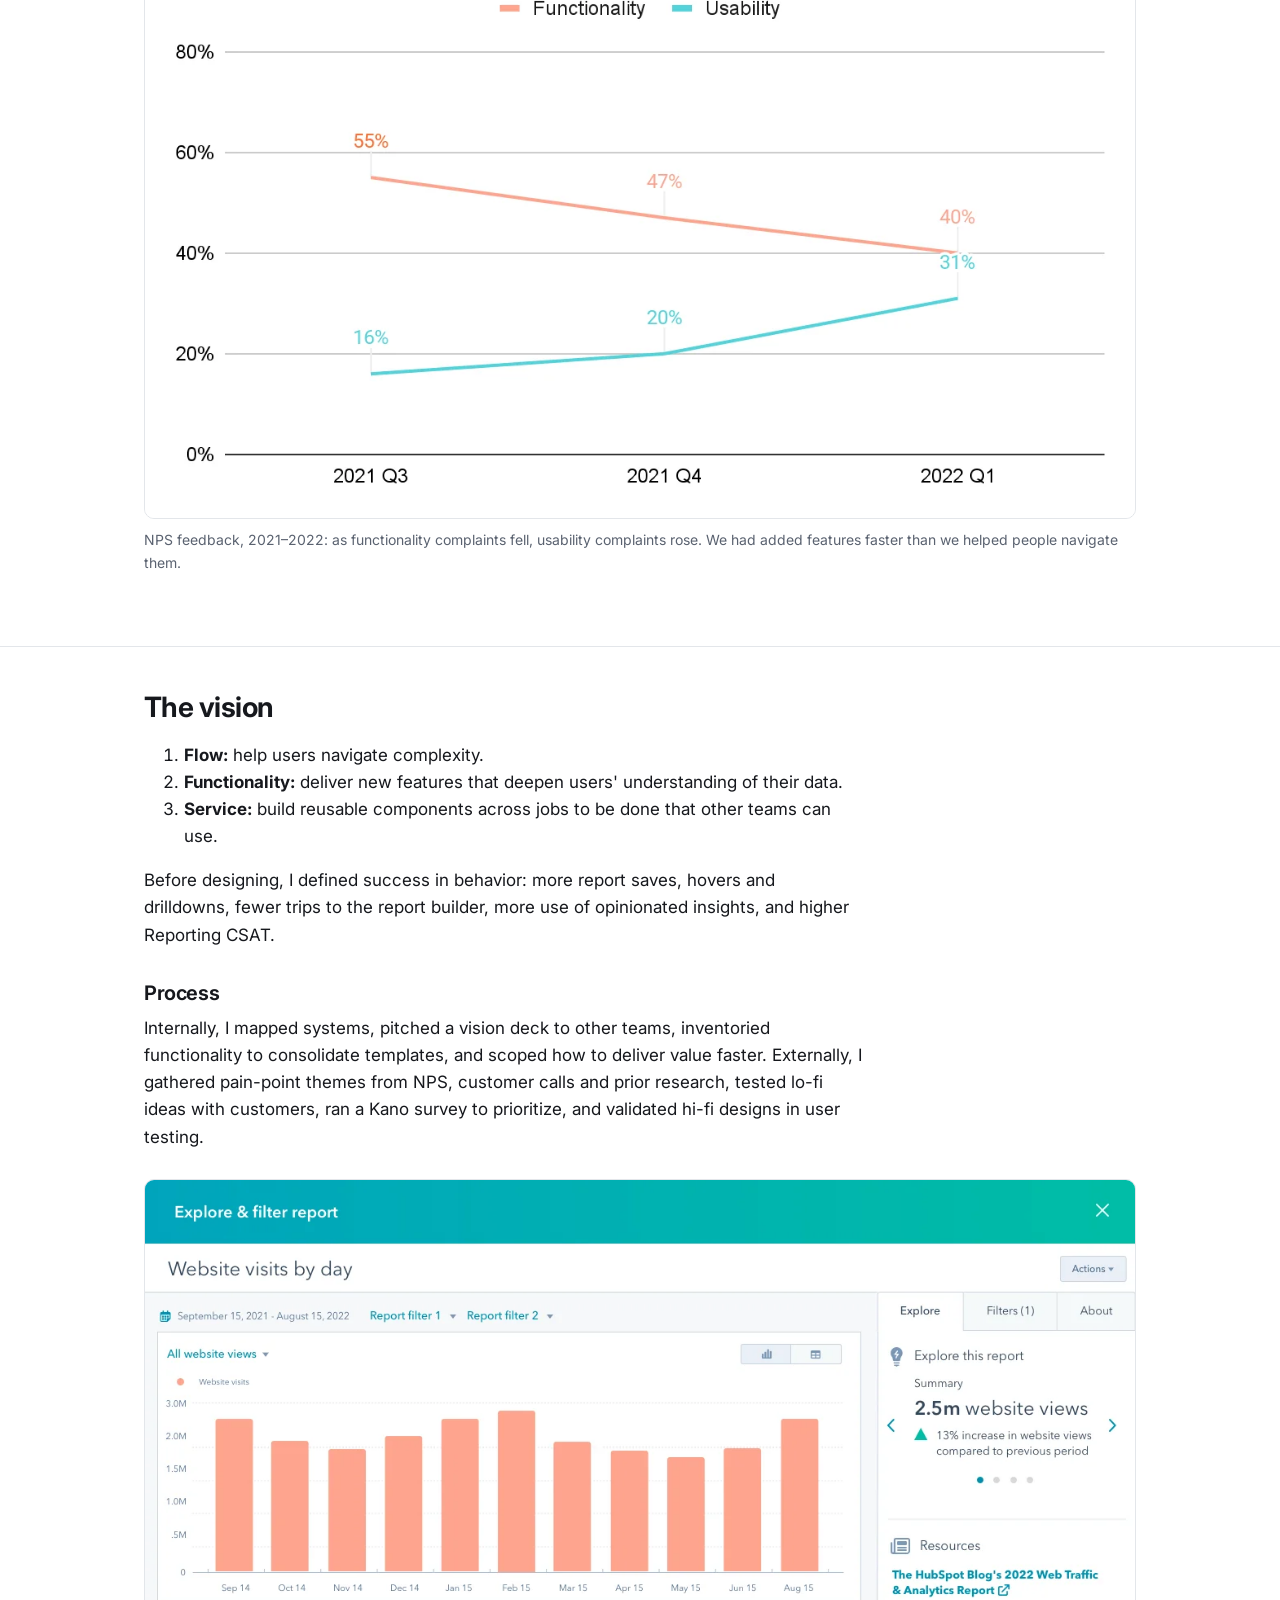
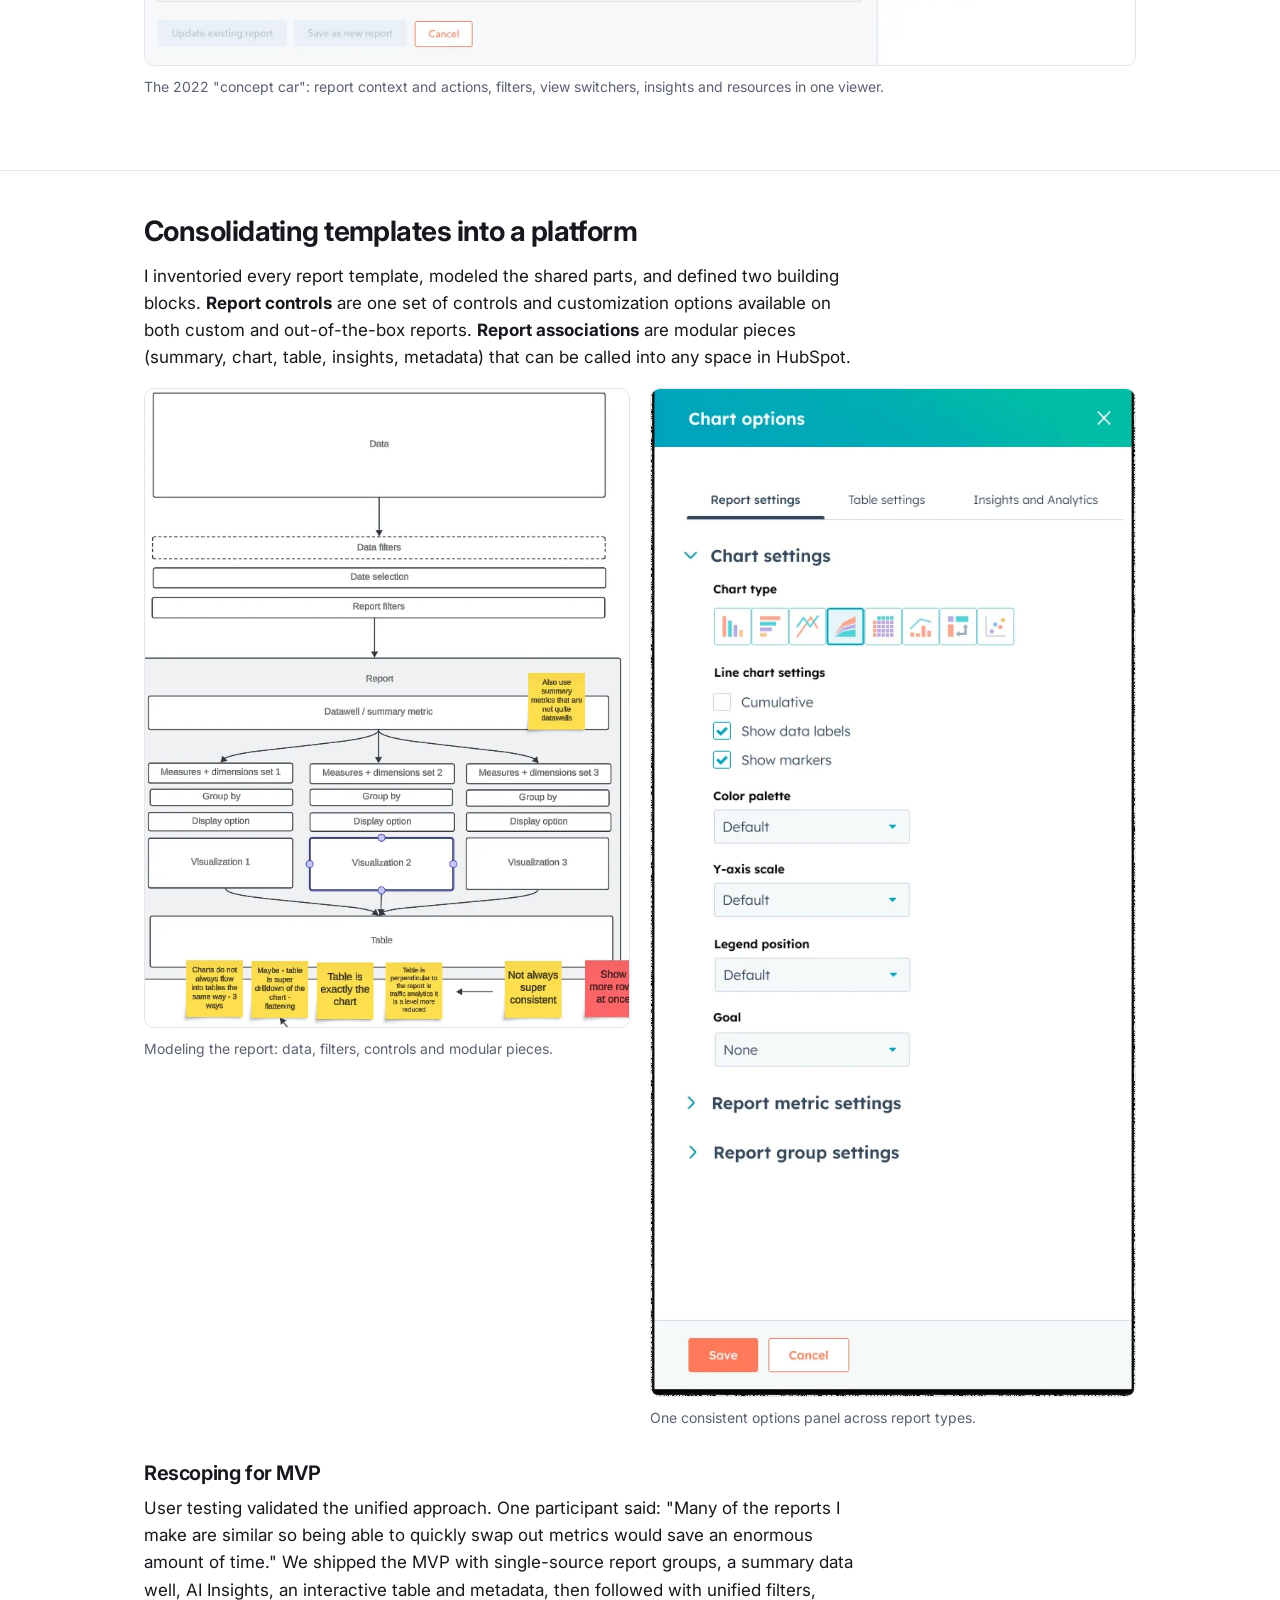
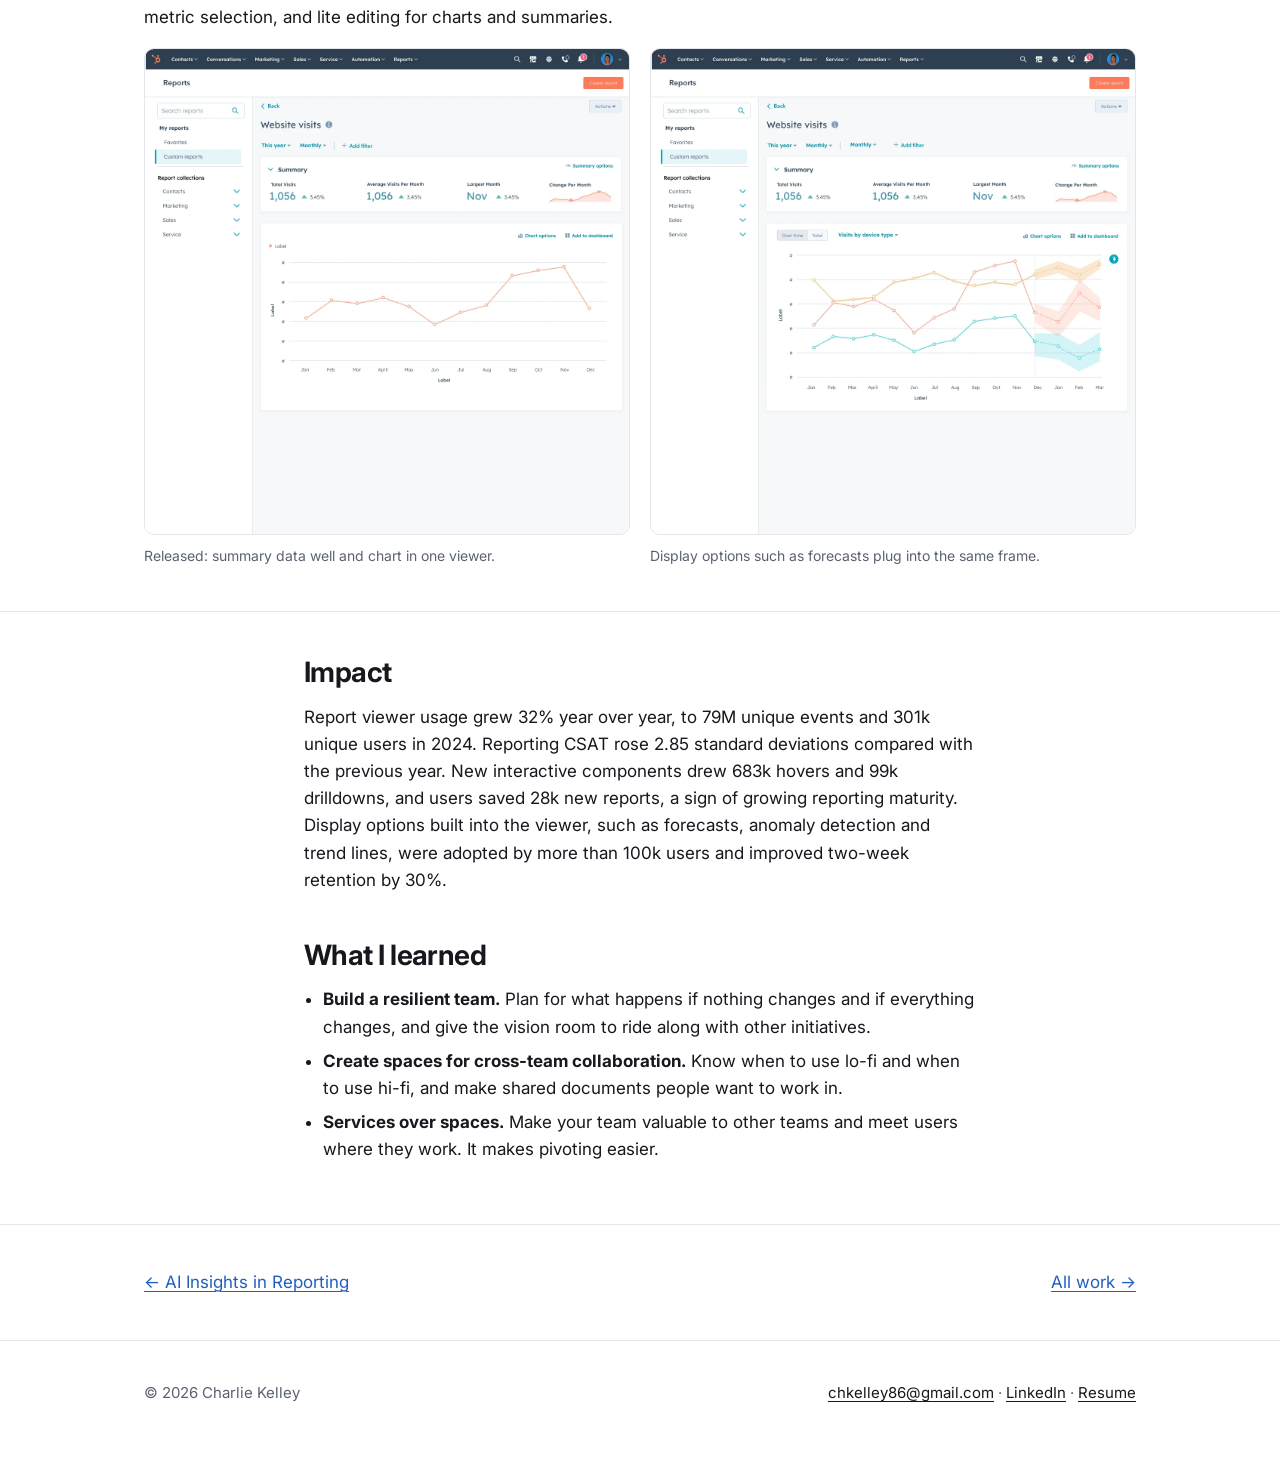
<file: portfolio/report-viewer.html>
<!doctype html>
<html lang="en">
<head>
  <meta charset="utf-8">
  <meta name="viewport" content="width=device-width, initial-scale=1">
  <title>Single Report Viewer · Charlie Kelley</title>
  <meta name="description" content="Case study: consolidating HubSpot report templates into one platform experience.">
  <link rel="preconnect" href="https://fonts.googleapis.com">
  <link rel="preconnect" href="https://fonts.gstatic.com" crossorigin>
  <link href="https://fonts.googleapis.com/css2?family=Inter:wght@400;500;600;700&display=swap" rel="stylesheet">
  <link rel="stylesheet" href="assets/style.css">
</head>
<body class="cs">

<nav class="nav">
  <div class="wrap">
    <a class="name" href="index.html">Charlie Kelley</a>
    <ul>
      <li><a href="index.html#work">Work</a></li>
      <li><a href="index.html#approach">Approach</a></li>
      <li><a href="index.html#about">About</a></li>
      <li class="hide-sm"><a href="Charlie-Kelley-Resume.pdf">Resume</a></li>
    </ul>
  </div>
</nav>

<main>
  <header class="cs-hero">
    <div class="wrap">
      <p class="eyebrow">Case study · HubSpot · AI</p>
      <h1>Single Report Viewer: one platform for every report</h1>
      <p class="lead text">HubSpot Reporting had many disconnected templates doing the same jobs in different ways. I set a vision and led design to consolidate them into one platform experience, cutting duplicate technical overhead and making room for new features like AI insights.</p>
      <dl class="meta">
        <div><dt>Role</dt><dd>Product designer, vision and end-to-end design</dd></div>
        <div><dt>Team</dt><dd>Reporting as a Service (RaaS)</dd></div>
        <div><dt>Timeframe</dt><dd>2022–2024</dd></div>
        <div><dt>Principle</dt><dd><span class="tag">Tie every insight to an outcome</span></dd></div>
      </dl>
    </div>
  </header>

  <section>
    <div class="wrap">
      <div class="stats">
        <div class="stat"><b>+32%</b><span>usage year over year (79M events in 2024)</span></div>
        <div class="stat"><b>301k</b><span>unique users, up 21.5%</span></div>
        <div class="stat"><b>2.85 SD</b><span>CSAT increase compared with the previous year</span></div>
        <div class="stat"><b>683k</b><span>hovers and 99k drilldowns on new interactive components</span></div>
      </div>
    </div>
  </section>

  <section>
    <div class="wrap">
      <div class="ai-callout text">
        <p class="eyebrow">Where AI shows up</p>
        <ul class="clean">
          <li><strong>AI Insights built in:</strong> plain-language insights shipped as part of the viewer MVP.</li>
          <li><strong>Predictive display options:</strong> forecasts and anomaly detection plug into any report in the same frame.</li>
          <li><strong>Platform for AI:</strong> modular report pieces mean insights can be called into other spaces in HubSpot, not just Reporting.</li>
        </ul>
      </div>
    </div>
  </section>


  <section>
    <div class="wrap">
      <div class="text">
        <h2>The problem</h2>
        <p>In 2022, Reporting was growing more powerful and harder to use. Every new feature was complex to add, and customer feedback showed it.</p>
        <ul class="clean">
          <li><strong>Usability:</strong> complex, disconnected entities and systems. We added functionality to users' world without helping them navigate it.</li>
          <li><strong>Consistency:</strong> many different patterns for the same jobs to be done.</li>
          <li><strong>No opinionated insights:</strong> users wanted more help finding meaning in their data.</li>
        </ul>
      </div>
      <figure>
        <img src="assets/img/srv-problem.webp" alt="Line chart of reporting mentions in NPS feedback, showing usability complaints rising while functionality complaints fall" loading="lazy">
        <figcaption>NPS feedback, 2021–2022: as functionality complaints fell, usability complaints rose. We had added features faster than we helped people navigate them.</figcaption>
      </figure>
    </div>
  </section>

  <section>
    <div class="wrap">
      <div class="text">
        <h2>The vision</h2>
        <ol class="clean">
          <li><strong>Flow:</strong> help users navigate complexity.</li>
          <li><strong>Functionality:</strong> deliver new features that deepen users' understanding of their data.</li>
          <li><strong>Service:</strong> build reusable components across jobs to be done that other teams can use.</li>
        </ol>
        <p>Before designing, I defined success in behavior: more report saves, hovers and drilldowns, fewer trips to the report builder, more use of opinionated insights, and higher Reporting CSAT.</p>
        <h3>Process</h3>
        <p>Internally, I mapped systems, pitched a vision deck to other teams, inventoried functionality to consolidate templates, and scoped how to deliver value faster. Externally, I gathered pain-point themes from NPS, customer calls and prior research, tested lo-fi ideas with customers, ran a Kano survey to prioritize, and validated hi-fi designs in user testing.</p>
      </div>
      <figure>
        <img src="assets/img/srv-concept.webp" alt="Concept car design of a report viewer with explore panel, summary and resources" loading="lazy">
        <figcaption>The 2022 "concept car": report context and actions, filters, view switchers, insights and resources in one viewer.</figcaption>
      </figure>
    </div>
  </section>

  <section>
    <div class="wrap">
      <div class="text">
        <h2>Consolidating templates into a platform</h2>
        <p>I inventoried every report template, modeled the shared parts, and defined two building blocks. <strong>Report controls</strong> are one set of controls and customization options available on both custom and out-of-the-box reports. <strong>Report associations</strong> are modular pieces (summary, chart, table, insights, metadata) that can be called into any space in HubSpot.</p>
      </div>
      <div class="pair">
        <figure>
          <img src="assets/img/srv-model.webp" alt="System model diagram of data, report, filters, display options and modular report pieces" loading="lazy">
          <figcaption>Modeling the report: data, filters, controls and modular pieces.</figcaption>
        </figure>
        <figure>
          <img src="assets/img/srv-options.webp" alt="Chart options panel with chart type, settings and report metric controls" loading="lazy">
          <figcaption>One consistent options panel across report types.</figcaption>
        </figure>
      </div>
      <div class="text">
        <h3>Rescoping for MVP</h3>
        <p>User testing validated the unified approach. One participant said: "Many of the reports I make are similar so being able to quickly swap out metrics would save an enormous amount of time." We shipped the MVP with single-source report groups, a summary data well, AI Insights, an interactive table and metadata, then followed with unified filters, metric selection, and lite editing for charts and summaries.</p>
      </div>
      <div class="pair">
        <figure>
          <img src="assets/img/srv-final.webp" alt="Released report viewer with summary metrics above a line chart" loading="lazy">
          <figcaption>Released: summary data well and chart in one viewer.</figcaption>
        </figure>
        <figure>
          <img src="assets/img/srv-forecast.webp" alt="Report viewer showing a line chart with a forecast band" loading="lazy">
          <figcaption>Display options such as forecasts plug into the same frame.</figcaption>
        </figure>
      </div>
    </div>
  </section>

  <section>
    <div class="wrap text">
      <h2>Impact</h2>
      <p>Report viewer usage grew 32% year over year, to 79M unique events and 301k unique users in 2024. Reporting CSAT rose 2.85 standard deviations compared with the previous year. New interactive components drew 683k hovers and 99k drilldowns, and users saved 28k new reports, a sign of growing reporting maturity. Display options built into the viewer, such as forecasts, anomaly detection and trend lines, were adopted by more than 100k users and improved two-week retention by 30%.</p>
      <h2 style="margin-top:1.6em">What I learned</h2>
      <ul class="clean">
        <li><strong>Build a resilient team.</strong> Plan for what happens if nothing changes and if everything changes, and give the vision room to ride along with other initiatives.</li>
        <li><strong>Create spaces for cross-team collaboration.</strong> Know when to use lo-fi and when to use hi-fi, and make shared documents people want to work in.</li>
        <li><strong>Services over spaces.</strong> Make your team valuable to other teams and meet users where they work. It makes pivoting easier.</li>
      </ul>
    </div>
  </section>

  <section>
    <div class="wrap next">
      <a href="ai-insights.html">&larr; AI Insights in Reporting</a>
      <a href="index.html#work">All work &rarr;</a>
    </div>
  </section>
</main>

<footer>
  <div class="wrap">
    <span>&copy; 2026 Charlie Kelley</span>
    <span><a href="mailto:chkelley86@gmail.com">chkelley86@gmail.com</a> · <a href="https://www.linkedin.com/in/charlie-kelley-4b856020">LinkedIn</a> · <a href="Charlie-Kelley-Resume.pdf">Resume</a></span>
  </div>
</footer>

</body>
</html>
</file>
<file: assets/v2.css>
/* ==========================================================
   Charlie Kelley portfolio, v2 design system: "Editorial data"
   Paper + ink, one accent, chart-grid motifs, annotated figures
   ========================================================== */

:root {
  /* Color */
  --paper: #FAF7F2;
  --paper-2: #F3EEE5;
  --card: #FFFFFF;
  --ink: #1B1B1F;
  --ink-2: #3A3936;
  --muted: #6B665E;
  --line: #E4DDD1;
  --line-2: #D6CDBE;
  --accent: #E0542F;        /* coral: the "insight" color */
  --accent-soft: #F9DCD1;
  --accent-ink: #B33A19;
  --data-2: #2B8C82;        /* teal: secondary data */
  --data-2-soft: #D5ECE8;
  --data-3: #5B4FC4;        /* violet: tertiary data */

  /* Type */
  --serif: "Fraunces", "Iowan Old Style", Georgia, serif;
  --sans: "Inter", system-ui, -apple-system, "Segoe UI", sans-serif;
  --mono: "JetBrains Mono", ui-monospace, "SFMono-Regular", Menlo, monospace;

  /* Scale (1.25 minor third, fluid at the top) */
  --t-xs: 12px;
  --t-sm: 14px;
  --t-base: 17px;
  --t-md: 20px;
  --t-lg: clamp(24px, 2.4vw, 30px);
  --t-xl: clamp(30px, 3.6vw, 44px);
  --t-2xl: clamp(38px, 5.6vw, 72px);

  /* Space (8pt) */
  --s1: 8px; --s2: 16px; --s3: 24px; --s4: 32px; --s5: 48px; --s6: 64px; --s7: 96px; --s8: 128px;

  /* Layout */
  --max: 1180px;
  --text: 680px;
  --radius: 14px;
  --radius-sm: 8px;
  --shadow: 0 1px 0 rgba(27,27,31,.04), 0 12px 32px -12px rgba(27,27,31,.18);
  --ease: cubic-bezier(.2,.7,.2,1);
}

/* ---------- Base ---------- */
*, *::before, *::after { box-sizing: border-box; }
html { -webkit-text-size-adjust: 100%; scroll-behavior: smooth; }
body {
  margin: 0; background: var(--paper); color: var(--ink);
  font: 400 var(--t-base)/1.65 var(--sans);
  -webkit-font-smoothing: antialiased; text-rendering: optimizeLegibility;
}
img { display: block; max-width: 100%; height: auto; }
a { color: inherit; text-decoration-thickness: 1px; text-underline-offset: 3px; }
a:hover { color: var(--accent-ink); }
::selection { background: var(--accent-soft); }
:focus-visible { outline: 2px solid var(--accent); outline-offset: 3px; border-radius: 4px; }
section[id], h2[id], h3[id] { scroll-margin-top: 88px; }

h1, h2, h3, h4 { margin: 0; font-weight: 500; letter-spacing: -0.015em; }
h1, h2, .serif { font-family: var(--serif); font-variation-settings: "opsz" 96, "SOFT" 30; }
h1 { font-size: var(--t-2xl); line-height: 1.04; letter-spacing: -0.025em; }
h2 { font-size: var(--t-xl); line-height: 1.1; }
h3 { font-family: var(--sans); font-size: var(--t-md); font-weight: 600; line-height: 1.3; letter-spacing: -0.01em; }
p { margin: 0 0 1em; }
em.accent, .accent-text { font-style: italic; color: var(--accent); }

.wrap { max-width: var(--max); margin: 0 auto; padding: 0 var(--s4); }
.measure { max-width: var(--text); }

/* Mono labels: the "annotation" voice of the system */
.label, .eyebrow {
  font: 500 var(--t-xs)/1.4 var(--mono); letter-spacing: .08em; text-transform: uppercase; color: var(--muted);
}
.eyebrow { color: var(--accent-ink); display: inline-flex; align-items: center; gap: 10px; }
.eyebrow::before { content: ""; width: 24px; height: 1px; background: currentColor; }

.lead { font-size: var(--t-md); line-height: 1.6; color: var(--ink-2); }
.muted { color: var(--muted); }

/* ---------- Nav ---------- */
.nav {
  position: sticky; top: 0; z-index: 20;
  background: color-mix(in srgb, var(--paper) 86%, transparent);
  backdrop-filter: saturate(1.4) blur(10px); -webkit-backdrop-filter: saturate(1.4) blur(10px);
  border-bottom: 1px solid transparent; transition: border-color .3s;
}
.nav.scrolled { border-bottom-color: var(--line); }
.nav .wrap { display: flex; align-items: center; justify-content: space-between; height: 68px; }
.brand { display: flex; align-items: center; gap: 10px; text-decoration: none; font-weight: 600; letter-spacing: -0.01em; }
.brand-mark { width: 26px; height: 26px; }
.nav ul { display: flex; gap: var(--s4); list-style: none; margin: 0; padding: 0; font-size: var(--t-sm); }
.nav ul a { text-decoration: none; color: var(--ink-2); }
.nav ul a:hover { color: var(--accent-ink); }

/* ---------- Buttons ---------- */
.btn {
  display: inline-flex; align-items: center; gap: 8px; padding: 12px 20px; border-radius: 999px;
  font: 500 var(--t-sm)/1 var(--sans); text-decoration: none; border: 1px solid var(--line-2);
  background: var(--card); color: var(--ink); transition: transform .2s var(--ease), border-color .2s, background .2s;
}
.btn:hover { transform: translateY(-1px); border-color: var(--ink); color: var(--ink); }
.btn.primary { background: var(--ink); color: var(--paper); border-color: var(--ink); }
.btn.primary:hover { background: var(--accent-ink); border-color: var(--accent-ink); color: #fff; }
.btn .arr { transition: transform .2s var(--ease); }
.btn:hover .arr { transform: translateX(3px); }

/* ---------- Chart-grid backdrop (signature motif) ---------- */
.grid-bg {
  background-image:
    linear-gradient(to right, var(--line) 1px, transparent 1px),
    linear-gradient(to bottom, var(--line) 1px, transparent 1px);
  background-size: 64px 64px;
  -webkit-mask-image: radial-gradient(ellipse 80% 70% at 70% 40%, #000 30%, transparent 75%);
          mask-image: radial-gradient(ellipse 80% 70% at 70% 40%, #000 30%, transparent 75%);
}

/* ---------- Home hero ---------- */
.hero { position: relative; padding: var(--s7) 0 var(--s6); overflow: hidden; }
.hero .grid-bg { position: absolute; inset: 0; opacity: .7; pointer-events: none; }
.hero .wrap { position: relative; display: grid; grid-template-columns: 1.15fr .85fr; gap: var(--s5); align-items: center; }
.hero h1 { margin: var(--s3) 0 var(--s3); }
.hero .lead { max-width: 520px; }
.hero .actions { display: flex; flex-wrap: wrap; gap: 12px; margin-top: var(--s4); }

.flow { display: flex; flex-wrap: wrap; align-items: center; gap: 10px; margin: 0; padding: 0; list-style: none;
  font: 500 var(--t-xs)/1 var(--mono); letter-spacing: .06em; text-transform: uppercase; color: var(--muted); }
.flow li { display: flex; align-items: center; gap: 10px; }
.flow li + li::before { content: "→"; color: var(--line-2); }
.flow li:last-child { color: var(--accent-ink); }

.hero-chart { background: var(--card); border: 1px solid var(--line); border-radius: var(--radius); box-shadow: var(--shadow); padding: var(--s3); }
.hero-chart .chart-head { display: flex; justify-content: space-between; align-items: baseline; margin-bottom: var(--s2); }
.hero-chart .chart-title { font-weight: 600; font-size: var(--t-sm); }
.hero-chart svg { width: 100%; height: auto; overflow: visible; }
.hero-chart .legend { display: flex; gap: var(--s2); margin-top: var(--s2); font: 500 11px/1 var(--mono); color: var(--muted); letter-spacing: .04em; text-transform: uppercase; }
.legend i { display: inline-block; width: 10px; height: 10px; border-radius: 2px; margin-right: 6px; vertical-align: -1px; }

.draw { stroke-dasharray: 1000; stroke-dashoffset: 1000; animation: draw 2.2s var(--ease) .3s forwards; }
.pop { opacity: 0; transform-box: fill-box; transform-origin: center; animation: pop .6s var(--ease) 2.1s forwards; }
.fade-late { opacity: 0; animation: fade .6s ease 2.5s forwards; }
.band { opacity: 0; animation: fade 1s ease .2s forwards; }
@keyframes draw { to { stroke-dashoffset: 0; } }
@keyframes pop { from { opacity: 0; transform: scale(.3); } to { opacity: 1; transform: scale(1); } }
@keyframes fade { to { opacity: 1; } }

/* ---------- Section headers ---------- */
.section { padding: var(--s7) 0; }
.section + .section { border-top: 1px solid var(--line); }
.section-head { display: grid; grid-template-columns: 220px 1fr; gap: var(--s4); margin-bottom: var(--s5); align-items: baseline; }
.section-head .label { padding-top: 10px; }
.section-head p { margin-top: var(--s2); color: var(--muted); max-width: 560px; }

/* ---------- Work rows (home) ---------- */
.work-list { display: grid; gap: var(--s7); }
.work {
  display: grid; grid-template-columns: 5fr 7fr; gap: var(--s5); align-items: center; text-decoration: none; color: inherit;
}
.work:nth-child(even) { grid-template-columns: 7fr 5fr; }
.work:nth-child(even) .work-text { order: 2; }
.work-text .idx { font: 500 var(--t-xs)/1 var(--mono); color: var(--accent-ink); letter-spacing: .08em; }
.work-text h3 { font: 500 var(--t-xl)/1.08 var(--serif); letter-spacing: -0.02em; margin: var(--s2) 0 var(--s2); font-variation-settings: "opsz" 96, "SOFT" 30; }
.work-text p { color: var(--ink-2); }
.work:hover h3 { color: var(--accent-ink); }
.tags { display: flex; flex-wrap: wrap; gap: 6px; margin: var(--s2) 0 var(--s3); padding: 0; list-style: none; }
.tags li { font: 500 11px/1 var(--mono); letter-spacing: .04em; text-transform: uppercase; color: var(--ink-2);
  border: 1px solid var(--line-2); border-radius: 999px; padding: 6px 10px; background: var(--card); }
.more { font: 500 var(--t-sm)/1 var(--sans); display: inline-flex; gap: 8px; align-items: center; }
.work:hover .more .arr { transform: translateX(4px); }
.more .arr { transition: transform .25s var(--ease); }

/* Browser frame for UI screenshots */
.frame { background: var(--card); border: 1px solid var(--line); border-radius: var(--radius); box-shadow: var(--shadow); overflow: hidden;
  transition: transform .5s var(--ease), box-shadow .5s var(--ease); }
.frame-bar { display: flex; align-items: center; gap: 6px; height: 34px; padding: 0 14px; border-bottom: 1px solid var(--line); background: var(--paper-2); }
.frame-bar i { width: 9px; height: 9px; border-radius: 50%; background: var(--line-2); }
.frame-bar span { white-space: nowrap; overflow: hidden; text-overflow: ellipsis; margin-left: 10px; font: 500 11px/1 var(--mono); color: var(--muted); letter-spacing: .03em; }
.frame-img { aspect-ratio: 16 / 10; overflow: hidden; background: #fff; }
.frame-img img { width: 100%; height: 100%; object-fit: cover; object-position: top left; transition: transform .8s var(--ease); }
.work:hover .frame { transform: translateY(-4px); box-shadow: 0 1px 0 rgba(27,27,31,.04), 0 24px 48px -16px rgba(27,27,31,.28); }
.work:hover .frame-img img { transform: scale(1.025); }

/* ---------- Datawells (metric tiles) ---------- */
.wells { display: grid; grid-template-columns: repeat(auto-fit, minmax(150px, 1fr)); gap: 1px; background: var(--line);
  border: 1px solid var(--line); border-radius: var(--radius-sm); overflow: hidden; }
.well { background: var(--card); padding: 14px 16px 16px; }
.well b { display: block; font: 500 28px/1.1 var(--serif); letter-spacing: -0.02em; font-variation-settings: "opsz" 48; }
.well b .unit { font-size: .6em; color: var(--muted); margin-left: 2px; }
.well > span { display: block; margin-top: 6px; font-size: 13px; line-height: 1.4; color: var(--muted); }
.well .spark { display: block; margin-top: 10px; height: 18px; width: 100%; }
.wells.lg .well { padding: 22px 22px 22px; }
.wells.lg .well b { font-size: clamp(32px, 3.4vw, 44px); }

/* ---------- Principles ---------- */
.principles { display: grid; grid-template-columns: repeat(3, 1fr); gap: var(--s4); counter-reset: p; }
.principle { border-top: 1px solid var(--ink); padding-top: var(--s3); }
.principle svg { width: 44px; height: 44px; margin-bottom: var(--s3); }
.principle h3 { margin-bottom: var(--s1); }
.principle p { color: var(--ink-2); font-size: 16px; }

/* ---------- About ---------- */
.about { display: grid; grid-template-columns: 1.4fr 1fr; gap: var(--s6); }
.about p { color: var(--ink-2); }
.facts { border: 1px solid var(--line); border-radius: var(--radius); background: var(--card); padding: var(--s4); align-self: start; }
.facts h4 { font: 500 var(--t-xs)/1 var(--mono); letter-spacing: .08em; text-transform: uppercase; color: var(--muted); margin: var(--s3) 0 var(--s2); }
.facts h4:first-child { margin-top: 0; }
.facts ul { list-style: none; margin: 0; padding: 0; font-size: 15px; }
.facts li { padding: 10px 0; border-bottom: 1px dashed var(--line); }
.facts li:last-child { border-bottom: 0; }
.facts li small { display: block; color: var(--muted); font-size: 13px; }

/* ---------- Footer ---------- */
footer { border-top: 1px solid var(--line); padding: var(--s6) 0 var(--s5); }
footer .wrap { display: grid; grid-template-columns: 1fr auto; gap: var(--s4); align-items: end; }
footer h2 { font-size: var(--t-xl); }
footer .links { display: flex; gap: var(--s3); font-size: var(--t-sm); }
footer small { grid-column: 1 / -1; color: var(--muted); font: 500 11px/1 var(--mono); letter-spacing: .06em; text-transform: uppercase; }

/* ==========================================================
   Case study
   ========================================================== */
.cs-hero { padding: var(--s6) 0 var(--s5); position: relative; overflow: hidden; }
.cs-hero .grid-bg { position: absolute; inset: 0; opacity: .55; pointer-events: none; }
.cs-hero .wrap { position: relative; }
.crumbs { font: 500 var(--t-xs)/1 var(--mono); letter-spacing: .06em; text-transform: uppercase; color: var(--muted); }
.crumbs a { text-decoration: none; }
.cs-hero h1 { max-width: 980px; margin: var(--s3) 0; }
.cs-hero .lead { max-width: 760px; }

.meta { display: grid; grid-template-columns: repeat(4, 1fr); margin: var(--s5) 0 0; border-top: 1px solid var(--ink); }
.meta div { padding: var(--s2) var(--s2) 0 0; }
.meta dt { font: 500 11px/1 var(--mono); letter-spacing: .08em; text-transform: uppercase; color: var(--muted); margin-bottom: 8px; }
.meta dd { margin: 0; font-size: 15px; }

.cover { margin-top: var(--s5); }

/* Layout with sticky contents rail */
.cs-body { display: grid; grid-template-columns: 200px minmax(0, 1fr); gap: var(--s6); padding-top: var(--s6); }
.toc { position: sticky; top: 96px; align-self: start; }
.toc ol { list-style: none; margin: var(--s2) 0 0; padding: 0; border-left: 1px solid var(--line); }
.toc a { display: block; padding: 6px 0 6px 14px; margin-left: -1px; border-left: 2px solid transparent; font-size: 14px; color: var(--muted); text-decoration: none; transition: color .2s, border-color .2s; }
.toc a:hover { color: var(--ink); }
.toc a.active { color: var(--ink); border-left-color: var(--accent); font-weight: 500; }

.chapter { padding-bottom: var(--s7); }
.chapter + .chapter { border-top: 1px solid var(--line); padding-top: var(--s6); }
.chapter-num { font: 500 var(--t-xs)/1 var(--mono); letter-spacing: .08em; color: var(--accent-ink); text-transform: uppercase; }
.chapter h2 { margin: var(--s2) 0 var(--s3); max-width: 780px; }
.chapter h3 { margin: var(--s5) 0 var(--s2); }
.chapter .prose { max-width: var(--text); }
.prose p, .prose li { color: var(--ink-2); }
.prose ul, .prose ol { padding-left: 1.2em; }
.prose li { margin-bottom: .5em; }
.prose li::marker { color: var(--accent); }
.prose strong { color: var(--ink); font-weight: 600; }

/* Pull quote */
.pull { margin: var(--s5) 0; padding: 0 0 0 var(--s4); border-left: 3px solid var(--accent); max-width: 760px; }
.pull p { font: italic 400 var(--t-lg)/1.35 var(--serif); color: var(--ink); margin: 0 0 var(--s2); font-variation-settings: "opsz" 48; }
.pull cite { font: 500 var(--t-xs)/1 var(--mono); letter-spacing: .06em; text-transform: uppercase; color: var(--muted); font-style: normal; }

/* Figures ("plates") */
.fig { margin: var(--s5) 0; }
.fig .plate { background: var(--card); border: 1px solid var(--line); border-radius: var(--radius); padding: var(--s3); box-shadow: var(--shadow); }
.fig .plate.flush { padding: 0; overflow: hidden; }
.fig figcaption { display: grid; grid-template-columns: auto 1fr; gap: var(--s2); margin-top: var(--s2); font-size: 14px; color: var(--muted); line-height: 1.5; }
.fig figcaption .label { color: var(--accent-ink); padding-top: 2px; white-space: nowrap; }
.fig.wide { margin-right: calc(-1 * var(--s4)); }
.fig-row { display: grid; grid-template-columns: 1fr 1fr; gap: var(--s4); margin: var(--s5) 0; }
.fig-row .fig { margin: 0; }
.fig-row .fig { display: flex; flex-direction: column; }
.fig-row .plate { flex: 1; display: flex; align-items: center; justify-content: center; }

/* Annotated figure: numbered markers over an image + key */
.annot { position: relative; }
.pin { position: absolute; transform: translate(-50%, -50%); width: 26px; height: 26px; border-radius: 50%;
  background: var(--ink); color: #fff; font: 600 12px/26px var(--mono); text-align: center; box-shadow: 0 0 0 4px rgba(255,255,255,.9);
  animation: pulse 2.4s var(--ease) infinite; }
.pin.offset-r { transform: translate(18px, -50%); }
.pin.offset-l { transform: translate(-44px, -50%); }
@keyframes pulse { 0%,100% { box-shadow: 0 0 0 4px rgba(255,255,255,.9), 0 0 0 4px rgba(224,84,47,.0); } 50% { box-shadow: 0 0 0 4px rgba(255,255,255,.9), 0 0 0 10px rgba(224,84,47,.18); } }
.key { list-style: none; margin: var(--s3) 0 0; padding: 0; display: grid; grid-template-columns: repeat(3, 1fr); gap: var(--s3); }
.key li { display: grid; grid-template-columns: 26px 1fr; gap: 12px; font-size: 14px; color: var(--ink-2); line-height: 1.5; }
.key li b { display: block; color: var(--ink); font-weight: 600; }
.key .n { width: 26px; height: 26px; border-radius: 50%; background: var(--ink); color: #fff; font: 600 12px/26px var(--mono); text-align: center; }

/* Callout cards (decisions, options) */
.cards { display: grid; grid-template-columns: repeat(2, 1fr); gap: var(--s3); margin: var(--s4) 0; }
.cards.three { grid-template-columns: repeat(3, 1fr); }
.cards.four { grid-template-columns: repeat(4, 1fr); }
.card { background: var(--card); border: 1px solid var(--line); border-radius: var(--radius); padding: var(--s3); }
.card .label { display: block; margin-bottom: var(--s2); }
.card h4 { font: 600 17px/1.3 var(--sans); margin-bottom: 8px; }
.card p { font-size: 15px; color: var(--ink-2); margin: 0; }
.card .glyph { height: 56px; margin-bottom: var(--s2); }
.card .glyph svg { height: 56px; width: auto; max-width: 100%; }

/* Do / Don't scope box */
.scope { display: grid; grid-template-columns: 1fr 1fr; border: 1px solid var(--line); border-radius: var(--radius); overflow: hidden; margin: var(--s4) 0; background: var(--card); }
.scope > div { padding: var(--s3) var(--s4); }
.scope > div + div { border-left: 1px solid var(--line); background: var(--paper-2); }
.scope ul { margin: var(--s2) 0 0; padding: 0; list-style: none; font-size: 15px; }
.scope li { padding: 6px 0 6px 26px; position: relative; color: var(--ink-2); }
.scope .yes li::before { content: "✓"; position: absolute; left: 0; color: var(--data-2); font-weight: 700; }
.scope .no li::before { content: "✕"; position: absolute; left: 0; color: var(--accent); font-weight: 700; }

/* Spec rows: design guide recreated natively */
.spec { display: grid; grid-template-columns: 1fr 1.1fr; gap: var(--s4); align-items: center; padding: var(--s4) 0; border-top: 1px dashed var(--line-2); }
.spec:first-of-type { border-top: 0; }
.spec .demo { background: var(--card); border: 1px solid var(--line); border-radius: var(--radius-sm); padding: var(--s2) var(--s3); }
.spec .demo svg { width: 100%; height: auto; }
.spec h4 { font: 600 17px/1.3 var(--sans); margin: 6px 0 8px; }
.spec p { font-size: 15px; color: var(--ink-2); margin: 0; }
.swatches { display: grid; grid-template-columns: repeat(5, 1fr); height: 28px; border-radius: 6px; overflow: hidden; margin: 8px 0 6px; }
.swatch-label { display: flex; justify-content: space-between; font: 500 10px/1 var(--mono); color: var(--muted); letter-spacing: .04em; text-transform: uppercase; }

/* Spectrum (contexts) */
.spectrum { margin: var(--s4) 0; }
.spectrum .bar { height: 10px; border-radius: 999px; background: linear-gradient(90deg, var(--ink) 0%, var(--accent) 55%, var(--accent-soft) 100%); }
.spectrum .stops { display: grid; grid-template-columns: repeat(5, 1fr); margin-top: 12px; }
.spectrum .stops span { font: 500 11px/1.3 var(--mono); letter-spacing: .04em; text-transform: uppercase; color: var(--ink-2); }
.spectrum .stops span:nth-child(n+4) { text-align: right; }
.spectrum .stops span:nth-child(3) { text-align: center; }
.spectrum .ends { display: grid; grid-template-columns: 1fr 1fr; gap: var(--s4); margin-top: var(--s3); font-size: 14px; color: var(--muted); }
.spectrum .ends div:last-child { text-align: right; }
.spectrum .ends b { display: block; font: 500 var(--t-md)/1.2 var(--serif); color: var(--ink); margin-bottom: 6px; }

/* Lessons */
.lessons { display: grid; grid-template-columns: repeat(3, 1fr); gap: var(--s3); margin-top: var(--s3); }
.lessons div { border-top: 1px solid var(--ink); padding-top: var(--s2); }
.lessons b { display: block; font: 500 var(--t-md)/1.25 var(--serif); margin-bottom: 8px; }
.lessons p { font-size: 15px; color: var(--ink-2); margin: 0; }

/* Next project */
.next-proj { display: grid; grid-template-columns: 1fr auto; align-items: center; gap: var(--s4); padding: var(--s5) var(--s4); margin-top: var(--s5);
  background: var(--ink); color: var(--paper); border-radius: var(--radius); text-decoration: none; }
.next-proj:hover { color: var(--paper); }
.next-proj .label { color: #A9A39A; }
.next-proj h3 { font: 500 var(--t-xl)/1.1 var(--serif); margin-top: var(--s1); }
.next-proj .arr { font-size: 32px; transition: transform .3s var(--ease); }
.next-proj:hover .arr { transform: translateX(8px); }

/* ---------- Reveal on scroll ---------- */
.reveal { opacity: 0; transform: translateY(18px); transition: opacity .8s var(--ease), transform .8s var(--ease); }
.reveal.in { opacity: 1; transform: none; }
.no-js .reveal { opacity: 1; transform: none; }

@media (prefers-reduced-motion: reduce) {
  *, *::before, *::after { animation: none !important; transition: none !important; }
  .reveal, .draw, .pop, .band, .fade-late { opacity: 1 !important; transform: none !important; stroke-dashoffset: 0 !important; }
  html { scroll-behavior: auto; }
}

/* ---------- Responsive ---------- */
@media (max-width: 1020px) {
  .cs-body { grid-template-columns: 1fr; gap: 0; }
  .toc { display: none; }
  .fig.wide { margin-right: 0; }
}
@media (max-width: 860px) {
  .hero .wrap, .work, .work:nth-child(even), .about { grid-template-columns: 1fr; }
  .work:nth-child(even) .work-text { order: 0; }
  .work { gap: var(--s3); }
  .section-head { grid-template-columns: 1fr; gap: var(--s1); }
  .principles, .lessons, .cards.three, .key { grid-template-columns: 1fr; }
  .cards.four { grid-template-columns: repeat(2, 1fr); }
  .meta { grid-template-columns: repeat(2, 1fr); row-gap: var(--s2); }
  .spec, .fig-row, .cards, .scope { grid-template-columns: 1fr; }
  .scope > div + div { border-left: 0; border-top: 1px solid var(--line); }
}
@media (max-width: 640px) {
  :root { --t-base: 16px; }
  .wrap { padding: 0 var(--s2); }
  .nav ul { gap: var(--s2); }
  .nav .hide-sm { display: none; }
  .hero { padding: var(--s6) 0 var(--s5); }
  .section { padding: var(--s6) 0; }
  .fig .plate { padding: var(--s2); }
  .next-proj { padding: var(--s4) var(--s3); }
  footer .wrap { grid-template-columns: 1fr; }
  .pin { width: 22px; height: 22px; font-size: 11px; line-height: 22px; }
}

/* ---------- Case study modules (added for all case studies) ---------- */
/* TL;DR strip */
.tldr { display: grid; grid-template-columns: repeat(3, 1fr); gap: 1px; background: var(--line); border: 1px solid var(--line); border-radius: var(--radius); overflow: hidden; margin-top: var(--s5); }
.tldr > div { background: var(--card); padding: var(--s3); }
.tldr .label { display: block; margin-bottom: 10px; }
.tldr p { margin: 0; font-size: 15px; color: var(--ink-2); }
.tldr > div:last-child { background: var(--ink); color: var(--paper); }
.tldr > div:last-child .label { color: #A9A39A; }
.tldr > div:last-child p { color: var(--paper); }

/* Hook paragraph */
.hook { font: 400 var(--t-lg)/1.4 var(--serif); color: var(--ink); max-width: 760px; margin: 0 0 var(--s3); font-variation-settings: "opsz" 48; }

/* Decisions */
.decision { margin: var(--s6) 0 0; }
.decision > .label { color: var(--accent-ink); }
.decision > h3 { font: 500 var(--t-lg)/1.2 var(--serif); margin: var(--s1) 0 var(--s3); letter-spacing: -0.015em; font-variation-settings: "opsz" 48; max-width: 760px; }
.pes { display: grid; gap: 0; border-top: 1px solid var(--line); max-width: 860px; margin: 0; }
.pes > div { display: grid; grid-template-columns: 120px 1fr; gap: var(--s3); padding: 14px 0; border-bottom: 1px solid var(--line); }
.pes dt { font: 500 var(--t-xs)/1.6 var(--mono); letter-spacing: .08em; text-transform: uppercase; color: var(--muted); }
.pes dd { margin: 0; font-size: 15.5px; color: var(--ink-2); }
.pes dd strong { color: var(--ink); }
.note { margin: var(--s3) 0 0; padding: var(--s2) var(--s3); border-radius: var(--radius-sm); background: var(--accent-soft); color: var(--ink); font-size: 15px; max-width: 860px; }
.note .label { color: var(--accent-ink); margin-right: 8px; }

/* Before / after */
.compare { display: grid; grid-template-columns: 1fr 1fr; gap: var(--s3); margin: var(--s4) 0; }
.compare .tag { display: inline-block; font: 500 11px/1 var(--mono); letter-spacing: .06em; text-transform: uppercase; padding: 6px 10px; border-radius: 999px; margin-bottom: 12px; background: var(--paper-2); color: var(--muted); border: 1px solid var(--line); }
.compare .after .tag { background: var(--ink); color: var(--paper); border-color: var(--ink); }
.compare .plate { background: var(--card); border: 1px solid var(--line); border-radius: var(--radius); padding: var(--s2); box-shadow: var(--shadow); }
.compare figcaption { font-size: 14px; color: var(--muted); margin-top: 10px; }

/* Two-up need cards and persona table */
.needs { display: grid; grid-template-columns: 1fr 1fr; gap: var(--s3); margin: var(--s4) 0; }
.needs .card blockquote { margin: var(--s2) 0 0; padding-left: var(--s2); border-left: 2px solid var(--accent); font: italic 400 16px/1.5 var(--serif); color: var(--ink); }
.big-num { font: 500 40px/1 var(--serif); color: var(--accent-ink); display: block; margin-bottom: 8px; font-variation-settings: "opsz" 48; }

/* Diagram (SVG) tokens */
.diagram svg { width: 100%; height: auto; }
.d-box { fill: var(--card); stroke: var(--line-2); stroke-width: 1.5; }
.d-accent { fill: var(--accent-soft); stroke: var(--accent); stroke-width: 2; }
.d-edge path { fill: none; stroke: var(--ink-2); stroke-width: 1.5; }
.d-head { fill: var(--ink-2); }
.d-name { font: 600 16px var(--sans); fill: var(--ink); text-anchor: middle; }
.d-sub { font: 400 13px var(--sans); fill: var(--muted); text-anchor: middle; }
.d-label { font: 500 11px var(--mono); letter-spacing: .04em; text-transform: uppercase; fill: var(--accent-ink); text-anchor: middle; }
.d-title { font: 500 20px var(--serif); fill: var(--ink); }
.d-start { text-anchor: start; }
.d-end { text-anchor: end; }
.d-center { text-anchor: middle; }

@media (max-width: 860px) {
  .tldr, .compare, .needs { grid-template-columns: 1fr; }
  .pes > div { grid-template-columns: 1fr; gap: 4px; }
}
.scope .next li::before { content: "→"; position: absolute; left: 0; color: var(--ink-2); }
.compare figcaption { display: block; }
</file>
<file: portfolio/assets/style.css>
/* Charlie Kelley portfolio — one shared stylesheet */
:root {
  --ink: #16181d;
  --muted: #5a6270;
  --line: #e3e6ea;
  --bg: #ffffff;
  --soft: #f5f7f9;
  --accent: #1f5fbf;
  --accent-soft: #e8f0fb;
  --text-w: 720px;
  --wide-w: 1040px;
  --radius: 10px;
}

* { box-sizing: border-box; }

html { scroll-behavior: smooth; }

body {
  margin: 0;
  background: var(--bg);
  color: var(--ink);
  font-family: "Inter", -apple-system, BlinkMacSystemFont, "Segoe UI", Roboto, sans-serif;
  font-size: 17px;
  line-height: 1.6;
  -webkit-font-smoothing: antialiased;
}

a { color: var(--accent); text-decoration-thickness: 1px; text-underline-offset: 3px; }
a:hover { text-decoration-thickness: 2px; }

img { max-width: 100%; height: auto; display: block; }

/* ---------- Layout ---------- */
.wrap { max-width: var(--wide-w); margin: 0 auto; padding: 0 24px; }
.text { max-width: var(--text-w); }
section { padding: 56px 0; border-top: 1px solid var(--line); }
section:first-of-type { border-top: 0; }
section[id] { scroll-margin-top: 60px; }

/* ---------- Nav ---------- */
.nav {
  position: sticky; top: 0; z-index: 10;
  background: rgba(255,255,255,.94);
  backdrop-filter: blur(6px);
  border-bottom: 1px solid var(--line);
}
.nav .wrap { display: flex; align-items: center; justify-content: space-between; height: 60px; gap: 16px; }
.nav .name { font-weight: 650; color: var(--ink); text-decoration: none; letter-spacing: -.01em; }
.nav ul { display: flex; gap: 22px; list-style: none; margin: 0; padding: 0; font-size: 15px; }
.nav ul a { color: var(--muted); text-decoration: none; }
.nav ul a:hover { color: var(--ink); }

/* ---------- Type ---------- */
h1, h2, h3 { line-height: 1.2; letter-spacing: -.02em; margin: 0 0 .5em; }
h1 { font-size: clamp(32px, 5vw, 48px); font-weight: 700; }
h2 { font-size: 28px; font-weight: 680; }
h3 { font-size: 20px; font-weight: 650; margin-top: 1.6em; }
p { margin: 0 0 1em; }
.eyebrow { font-size: 13px; font-weight: 600; letter-spacing: .08em; text-transform: uppercase; color: var(--accent); margin-bottom: 12px; }
.lead { font-size: 20px; color: var(--muted); }
.muted { color: var(--muted); }
ul.clean { padding-left: 1.1em; margin: 0 0 1em; }
ul.clean li { margin-bottom: .4em; }

/* ---------- Hero ---------- */
.hero { padding: 88px 0 64px; }
.hero h1 { max-width: 980px; font-size: clamp(36px, 6vw, 60px); text-wrap: balance; }
.hero .lead { max-width: 640px; }
.flow { display: flex; flex-wrap: wrap; align-items: center; gap: 10px; margin: 20px 0 0; font-size: 17px; font-weight: 550; color: var(--muted); }
.flow .arrow { font-weight: 400; color: #b5bcc6; }
.flow .end { color: var(--accent); }
.actions { display: flex; flex-wrap: wrap; gap: 12px; margin-top: 28px; }
.btn {
  display: inline-block; padding: 10px 18px; border-radius: 8px;
  border: 1px solid var(--line); color: var(--ink); text-decoration: none; font-weight: 550; font-size: 15px;
}
.btn.primary { background: var(--ink); color: #fff; border-color: var(--ink); }
.btn:hover { border-color: var(--ink); }

/* ---------- Work cards ---------- */
.cards { display: grid; gap: 28px; grid-template-columns: repeat(3, 1fr); margin-top: 28px; }
.card { display: flex; flex-direction: column; text-decoration: none; color: var(--ink); }
.card .thumb {
  aspect-ratio: 4 / 3; border-radius: var(--radius); overflow: hidden;
  background: var(--soft); border: 1px solid var(--line);
}
.card .thumb img { width: 100%; height: 100%; object-fit: cover; object-position: top left; transition: transform .3s ease; }
.card:hover .thumb img { transform: scale(1.03); }
.card h3 { margin: 16px 0 6px; }
.card p { color: var(--muted); font-size: 15.5px; margin-bottom: 10px; }
.card .metric { font-size: 14px; font-weight: 600; color: var(--accent); }

/* ---------- Spectrum ---------- */
.spectrum { display: grid; grid-template-columns: repeat(3, 1fr); gap: 16px; margin: 28px 0 8px; }
.zone { border: 1px solid var(--line); border-radius: var(--radius); padding: 18px; text-align: center; }
.zone strong { display: block; margin-bottom: 4px; }
.zone span { font-size: 14.5px; color: var(--muted); }
.zone.me { border: 2px solid var(--accent); background: var(--accent-soft); }
.zone.me span { color: var(--ink); }
.axis { display: flex; justify-content: space-between; font-size: 13px; color: var(--muted); }

/* ---------- Principles ---------- */
.principles { display: grid; grid-template-columns: repeat(3, 1fr); gap: 28px; margin-top: 28px; }
.principle .num { font-size: 13px; font-weight: 700; color: var(--accent); }
.principle h3 { margin-top: 6px; }
.principle p { font-size: 15.5px; color: var(--muted); }

/* ---------- About ---------- */
.about { display: grid; grid-template-columns: 1.6fr 1fr; gap: 48px; }
.facts { background: var(--soft); border-radius: var(--radius); padding: 22px 24px; font-size: 15px; align-self: start; }
.facts h4 { margin: 0 0 6px; font-size: 13px; letter-spacing: .06em; text-transform: uppercase; color: var(--muted); }
.facts ul { list-style: none; margin: 0 0 18px; padding: 0; }
.facts li { margin-bottom: 8px; }
.facts li:last-child { margin-bottom: 0; }

/* ---------- Case study ---------- */
.cs-hero { padding: 72px 0 32px; }
.cs-hero h1 { max-width: 860px; }
.meta {
  display: grid; grid-template-columns: repeat(4, 1fr); gap: 20px;
  border-top: 1px solid var(--line); border-bottom: 1px solid var(--line);
  padding: 20px 0; margin: 32px 0 0; font-size: 15px;
}
.meta dt { font-size: 12.5px; font-weight: 600; letter-spacing: .06em; text-transform: uppercase; color: var(--muted); }
.meta dd { margin: 4px 0 0; }
.cs section { padding: 44px 0; }
.stats { display: grid; grid-template-columns: repeat(auto-fit, minmax(180px, 1fr)); gap: 16px; margin: 24px 0; }
.stat { border: 1px solid var(--line); border-radius: var(--radius); padding: 18px; }
.stat b { display: block; font-size: 30px; letter-spacing: -.02em; line-height: 1.1; }
.stat span { font-size: 14px; color: var(--muted); }
figure { margin: 28px 0; }
figure img { border: 1px solid var(--line); border-radius: var(--radius); background: var(--soft); }
figure.narrow img { max-width: min(520px, 100%); }
figcaption { font-size: 14px; color: var(--muted); margin-top: 10px; }
.pair { display: grid; grid-template-columns: 1fr 1fr; gap: 20px; }
.pair figure { margin: 0; }
blockquote { margin: 24px 0; padding: 4px 0 4px 20px; border-left: 3px solid var(--accent); font-size: 19px; }
blockquote cite { display: block; font-size: 14px; color: var(--muted); font-style: normal; margin-top: 6px; }
table.map { width: 100%; border-collapse: collapse; font-size: 15px; margin: 20px 0; }
table.map th, table.map td { text-align: left; padding: 10px 12px; border-bottom: 1px solid var(--line); vertical-align: top; }
table.map th { font-size: 12.5px; letter-spacing: .06em; text-transform: uppercase; color: var(--muted); font-weight: 600; }
.tag { display: inline-block; font-size: 12px; font-weight: 600; padding: 2px 8px; border-radius: 99px; background: var(--accent-soft); color: var(--accent); }
.next { display: flex; justify-content: space-between; gap: 16px; flex-wrap: wrap; }

.ai-callout { border: 1px solid var(--accent); background: var(--accent-soft); border-radius: var(--radius); padding: 22px 26px 8px; }
.ai-callout .eyebrow { margin-bottom: 10px; }
.card-tag { align-self: flex-start; margin-top: 16px; }
.card-tag + h3 { margin-top: 8px; }

/* ---------- Footer ---------- */
footer { border-top: 1px solid var(--line); padding: 40px 0 56px; font-size: 15px; color: var(--muted); }
footer .wrap { display: flex; justify-content: space-between; flex-wrap: wrap; gap: 16px; }
footer a { color: var(--ink); }

/* ---------- Responsive ---------- */
@media (max-width: 860px) {
  .cards, .principles { grid-template-columns: 1fr; }
  .about { grid-template-columns: 1fr; gap: 28px; }
  .meta { grid-template-columns: repeat(2, 1fr); }
}
@media (max-width: 640px) {
  body { font-size: 16px; }
  .wrap { padding: 0 16px; }
  .nav ul { gap: 14px; font-size: 14px; }
  .nav ul .hide-sm { display: none; }
  .hero { padding: 56px 0 40px; }
  .spectrum { grid-template-columns: 1fr; }
  .pair { grid-template-columns: 1fr; }
  section { padding: 44px 0; }
}
</file>
